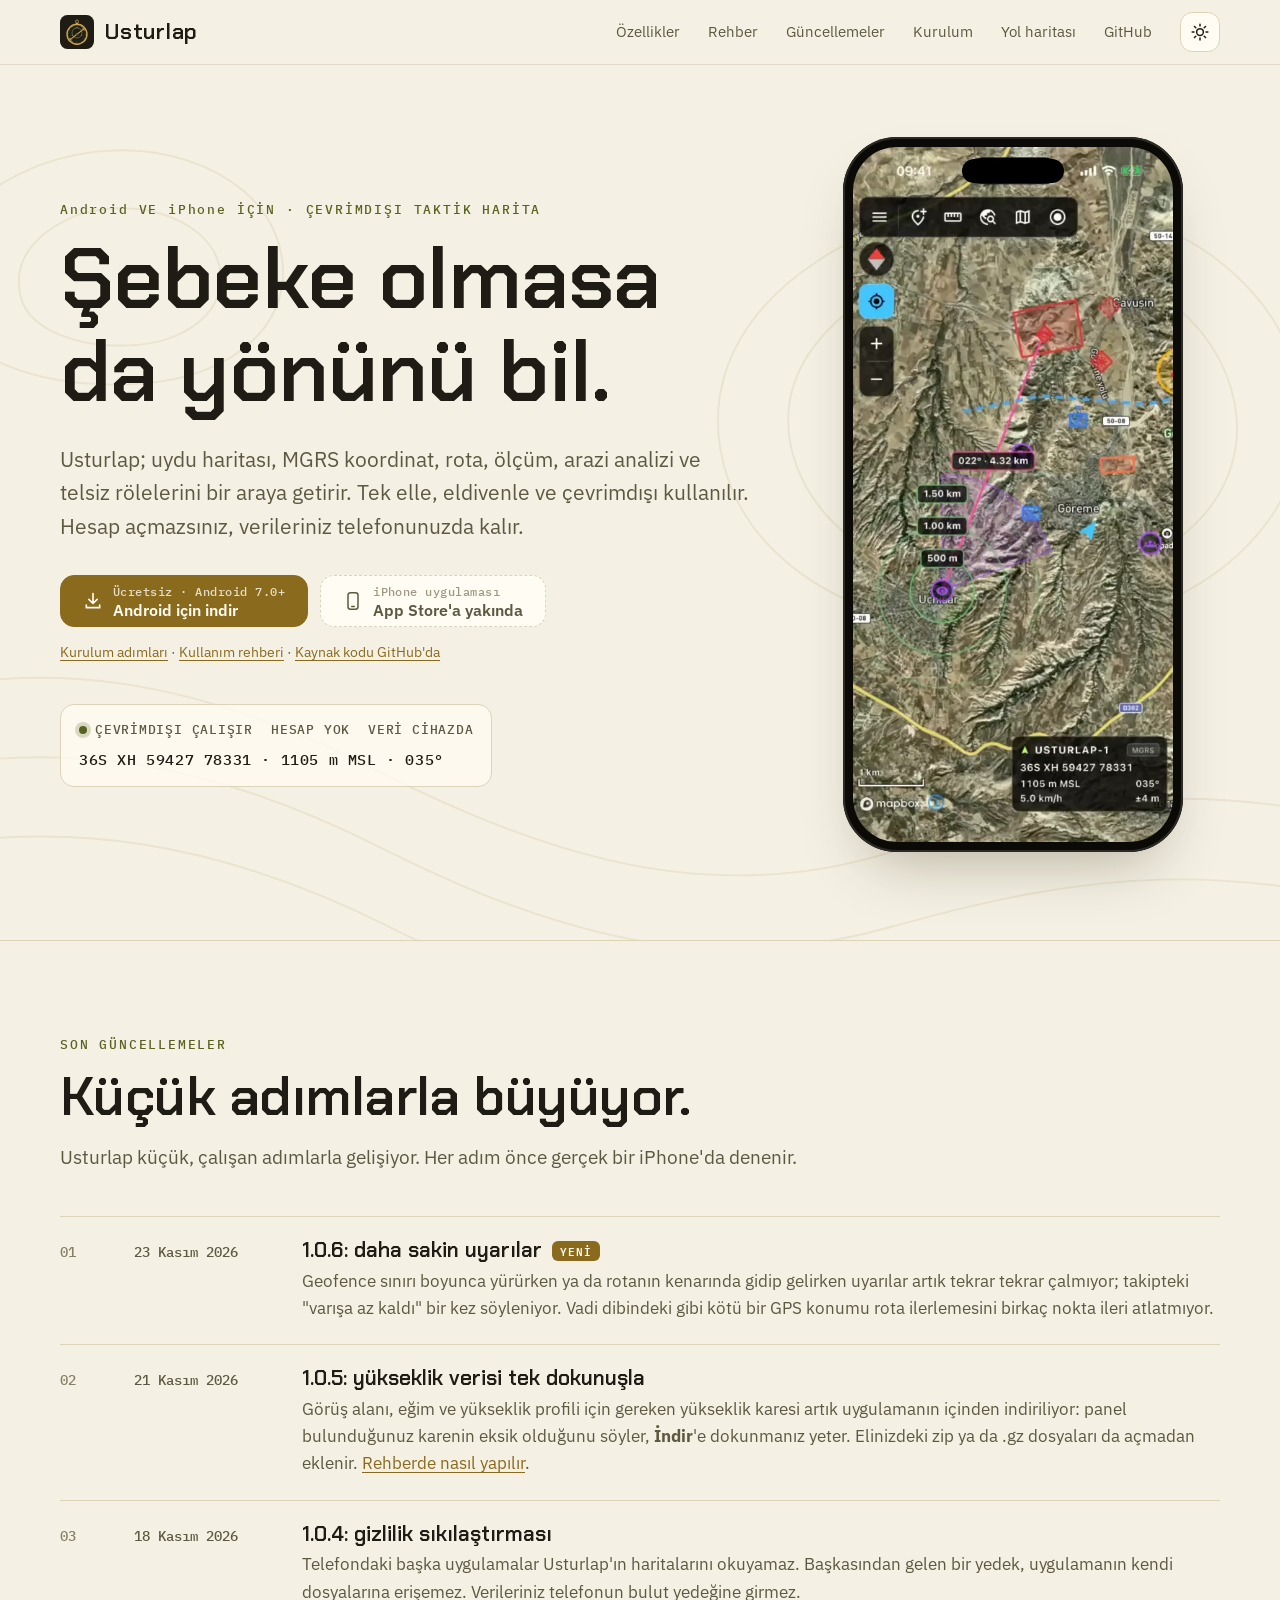
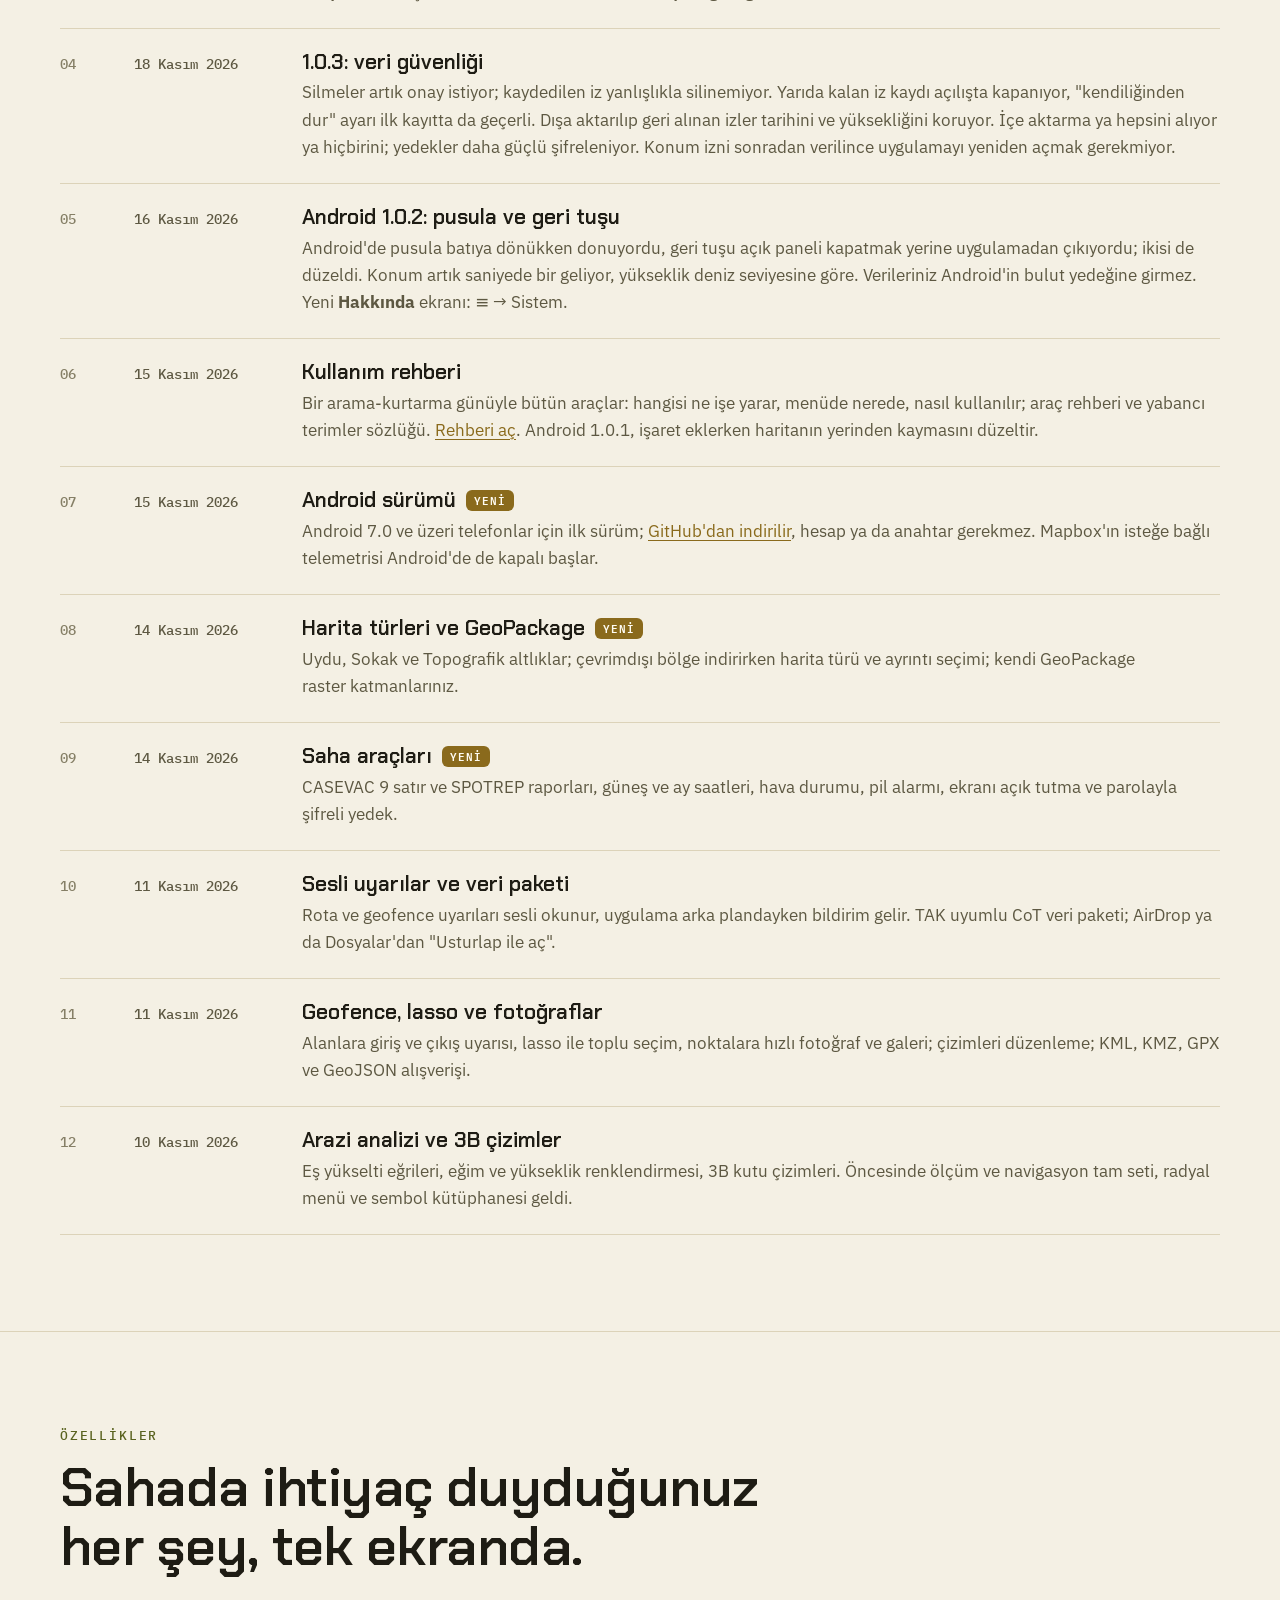
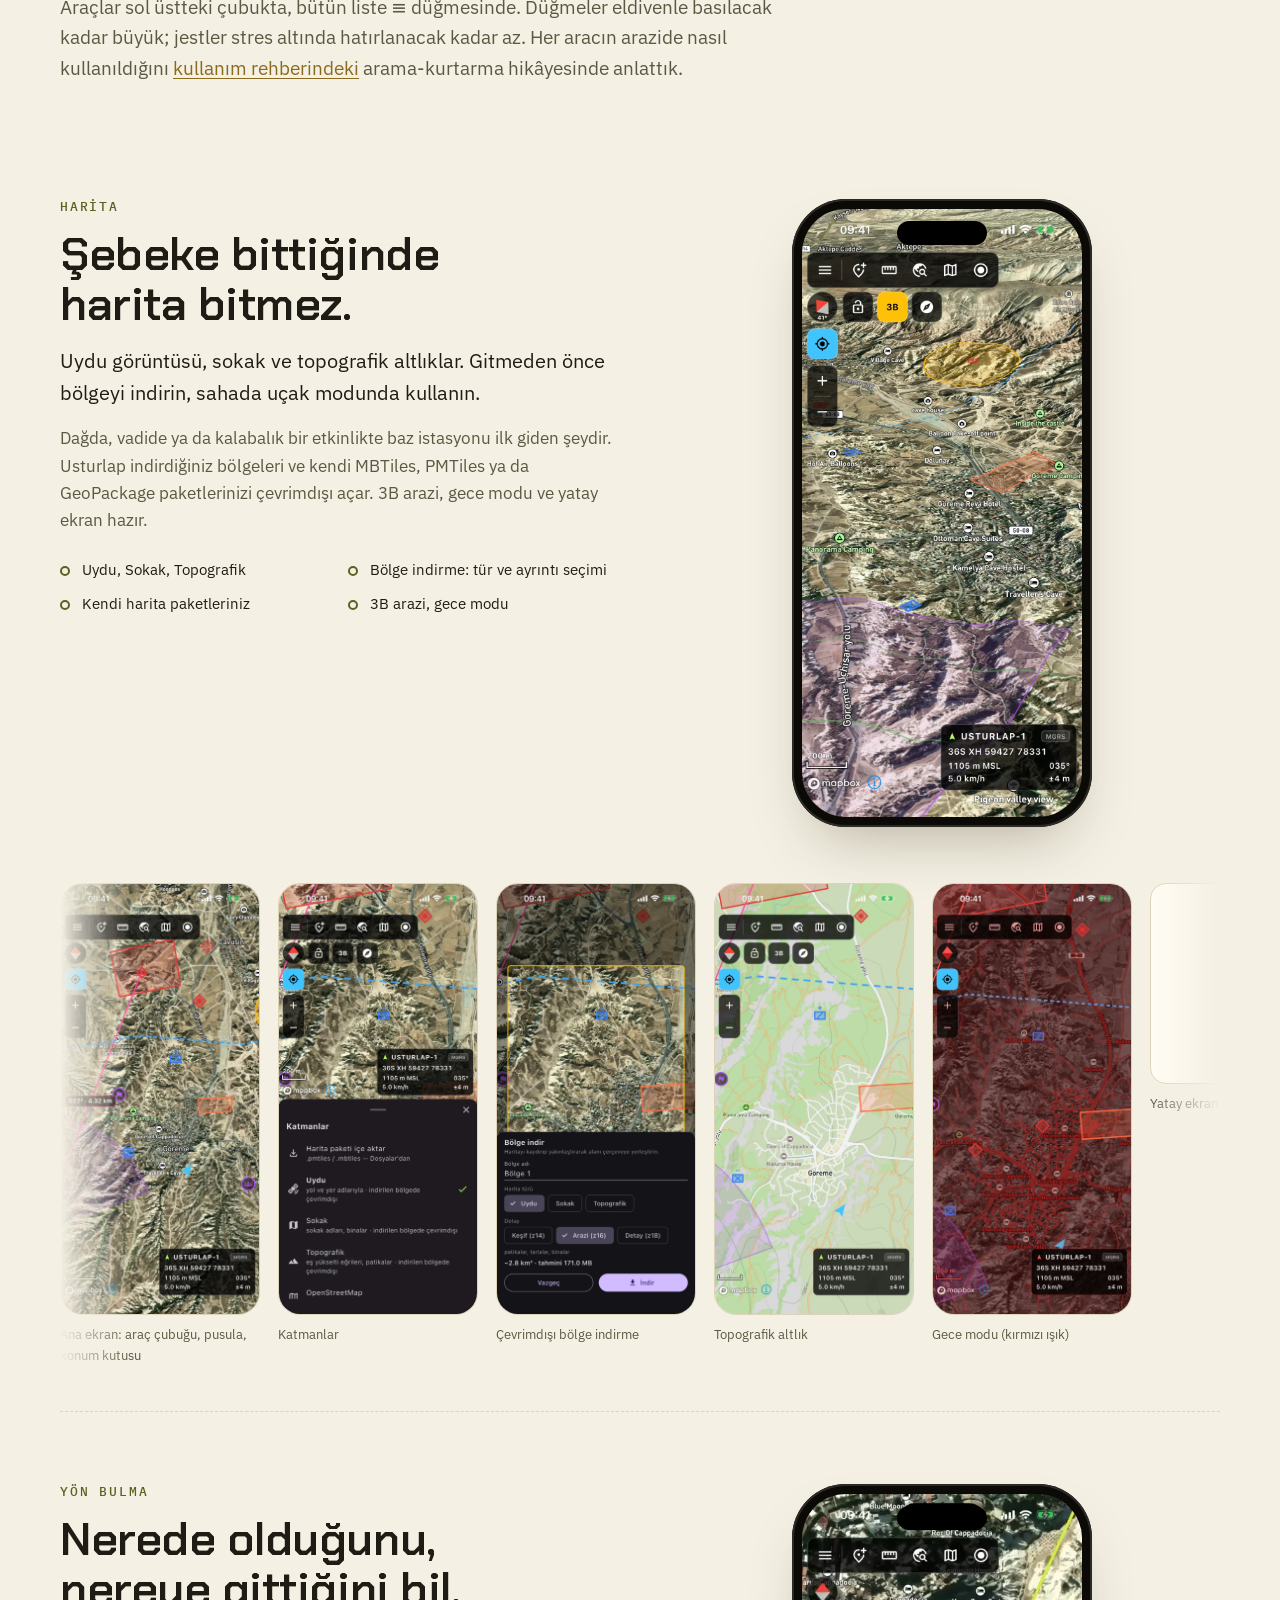
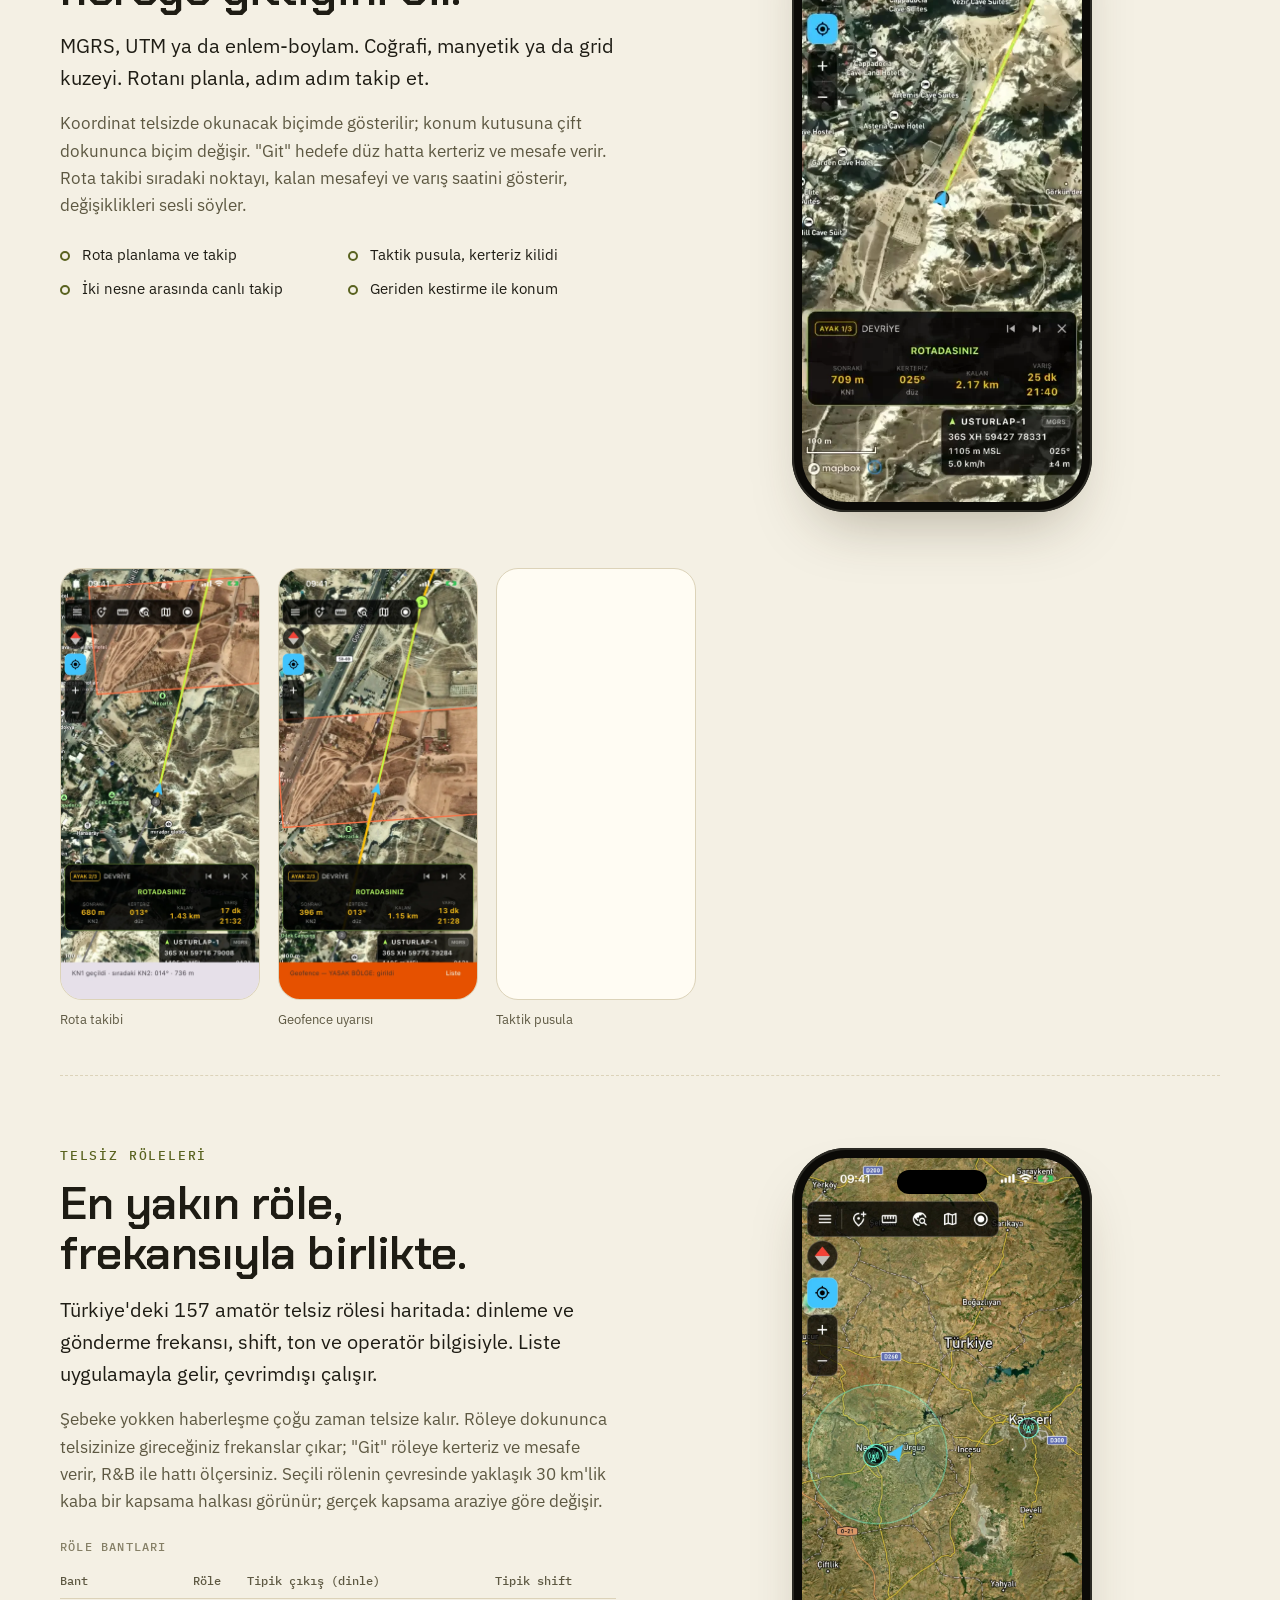
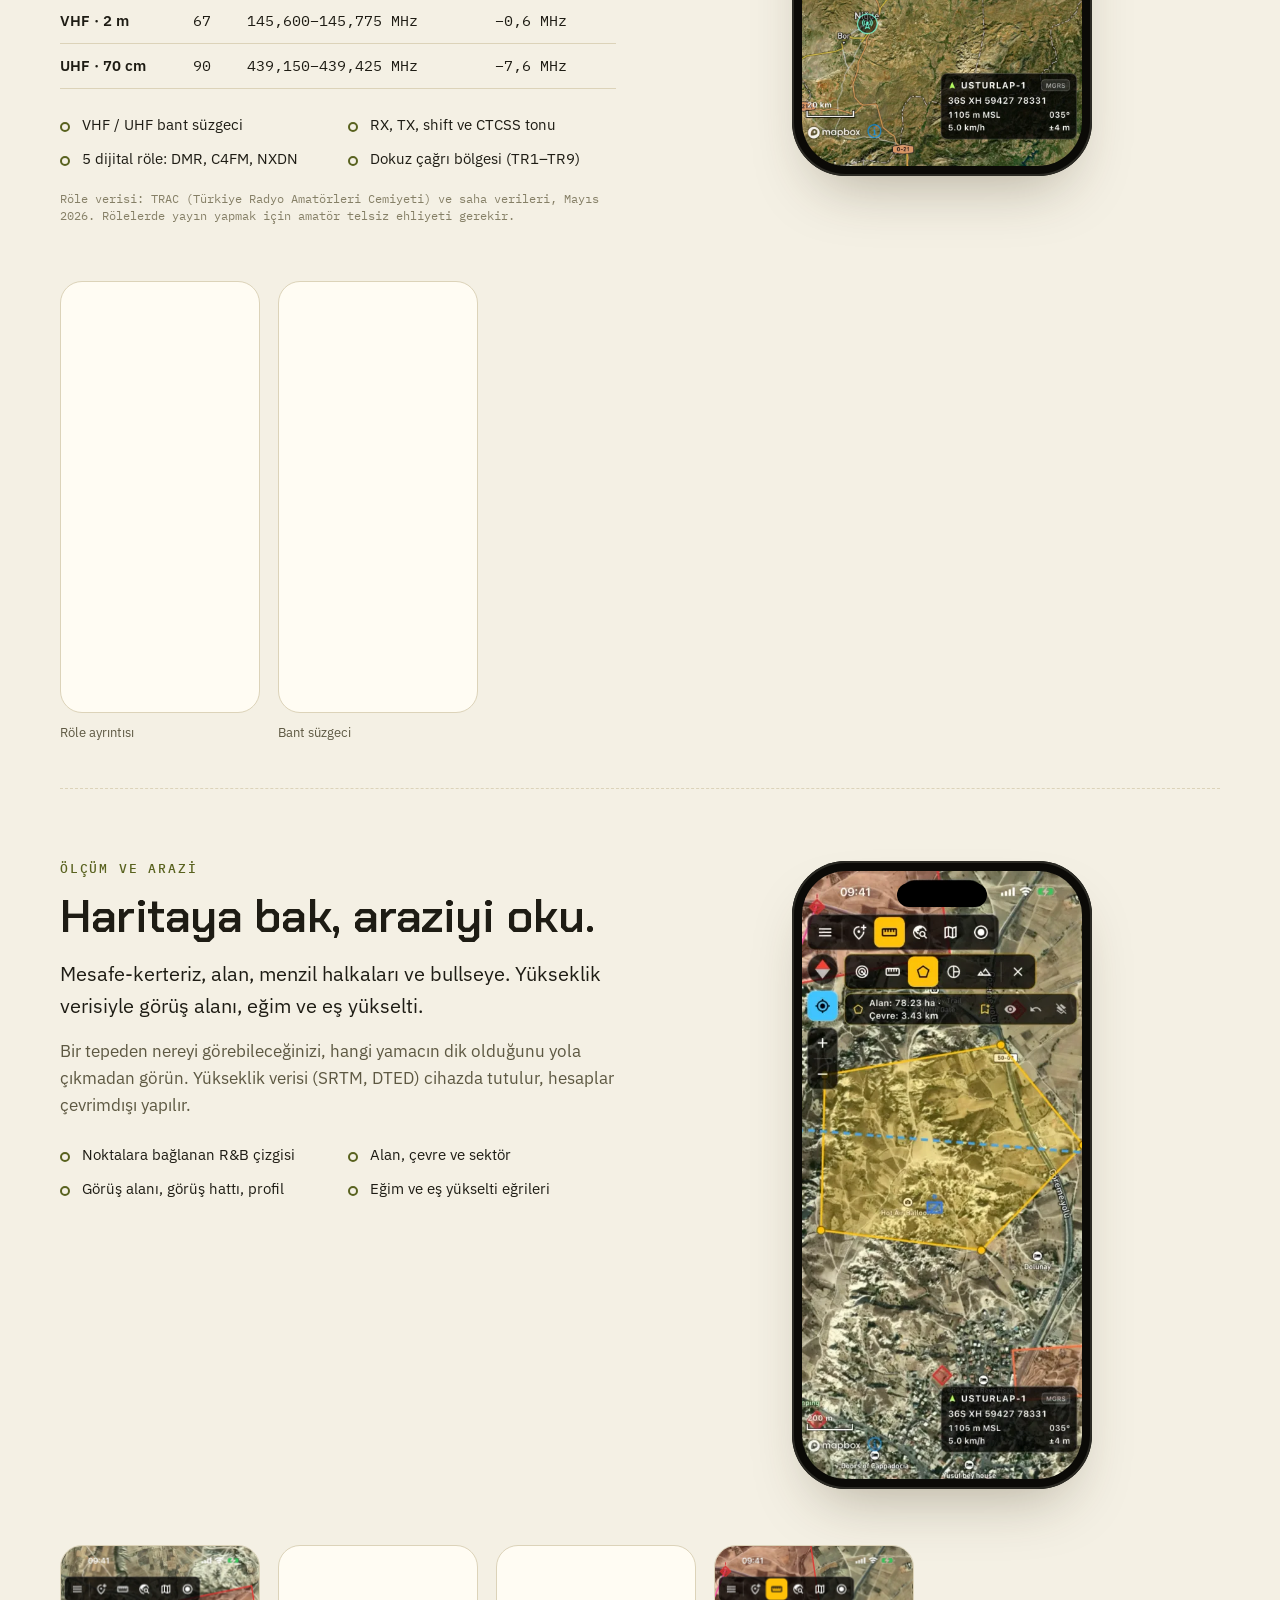
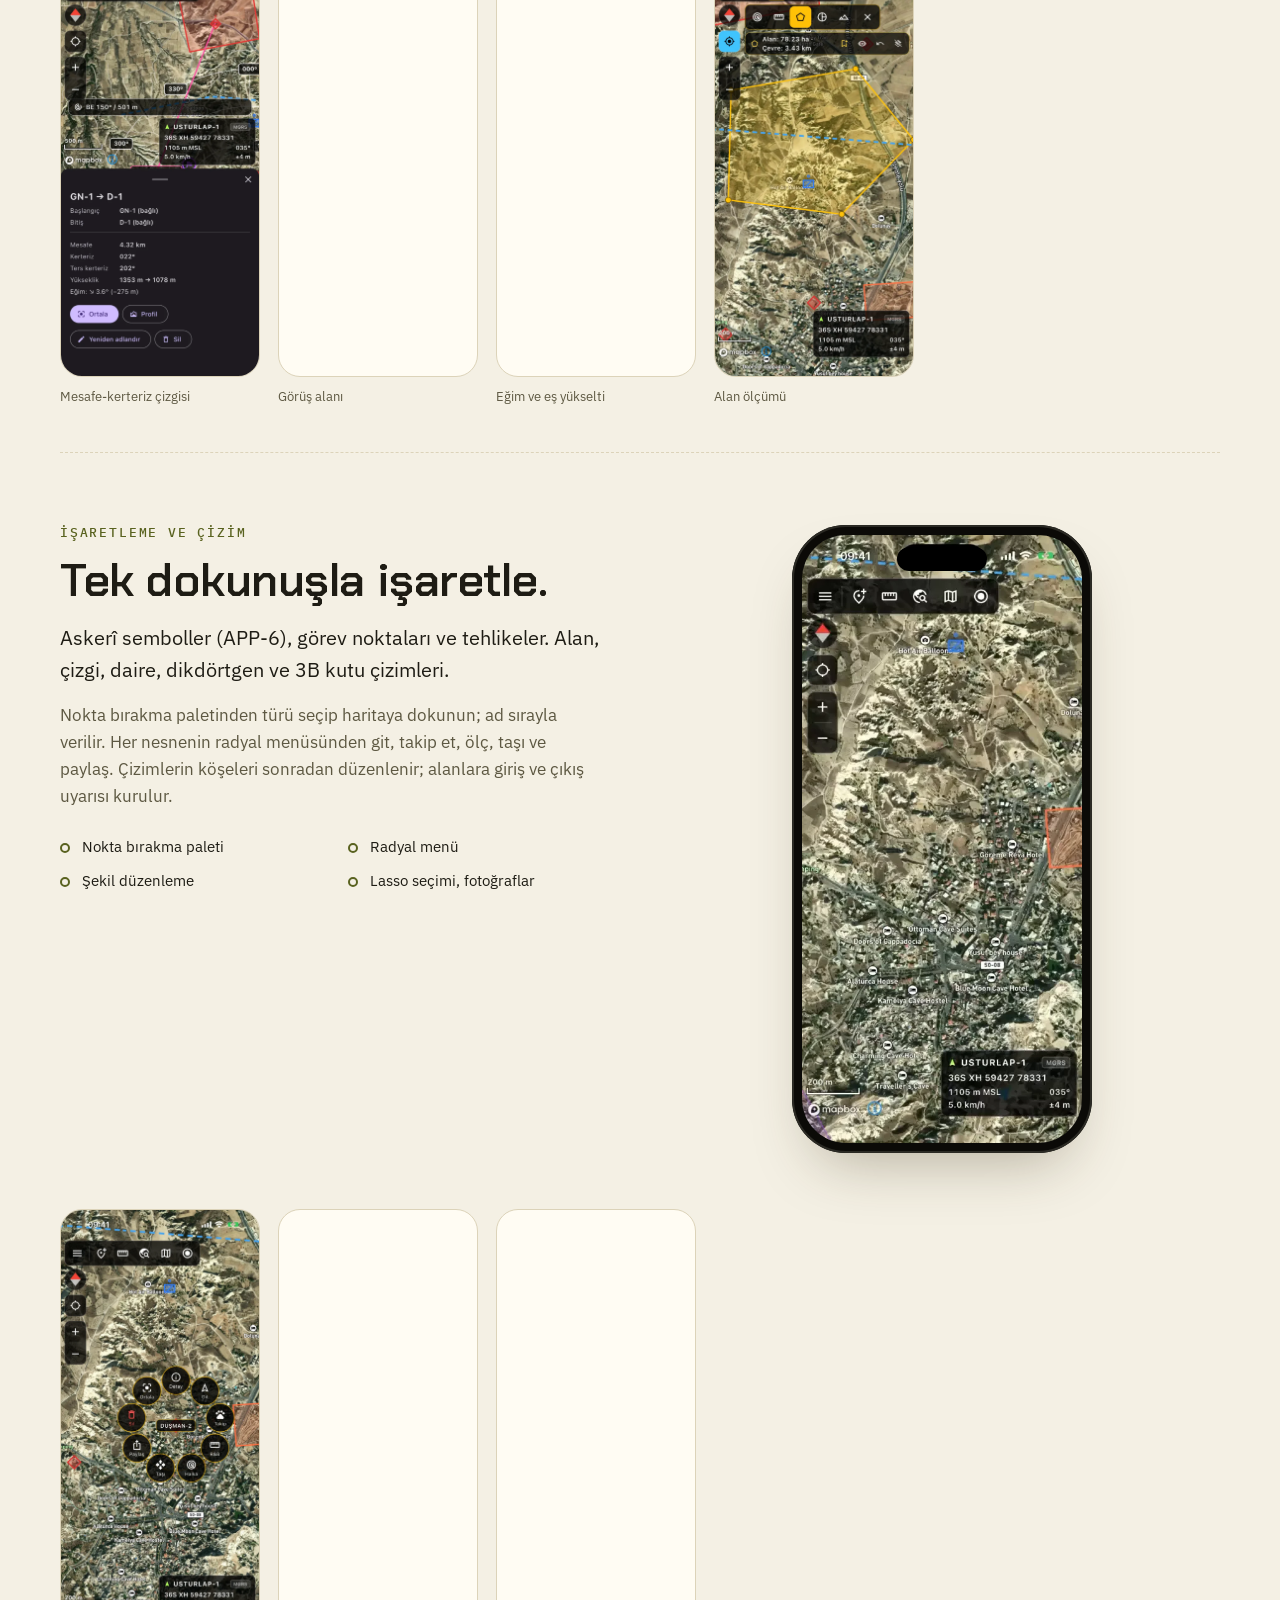
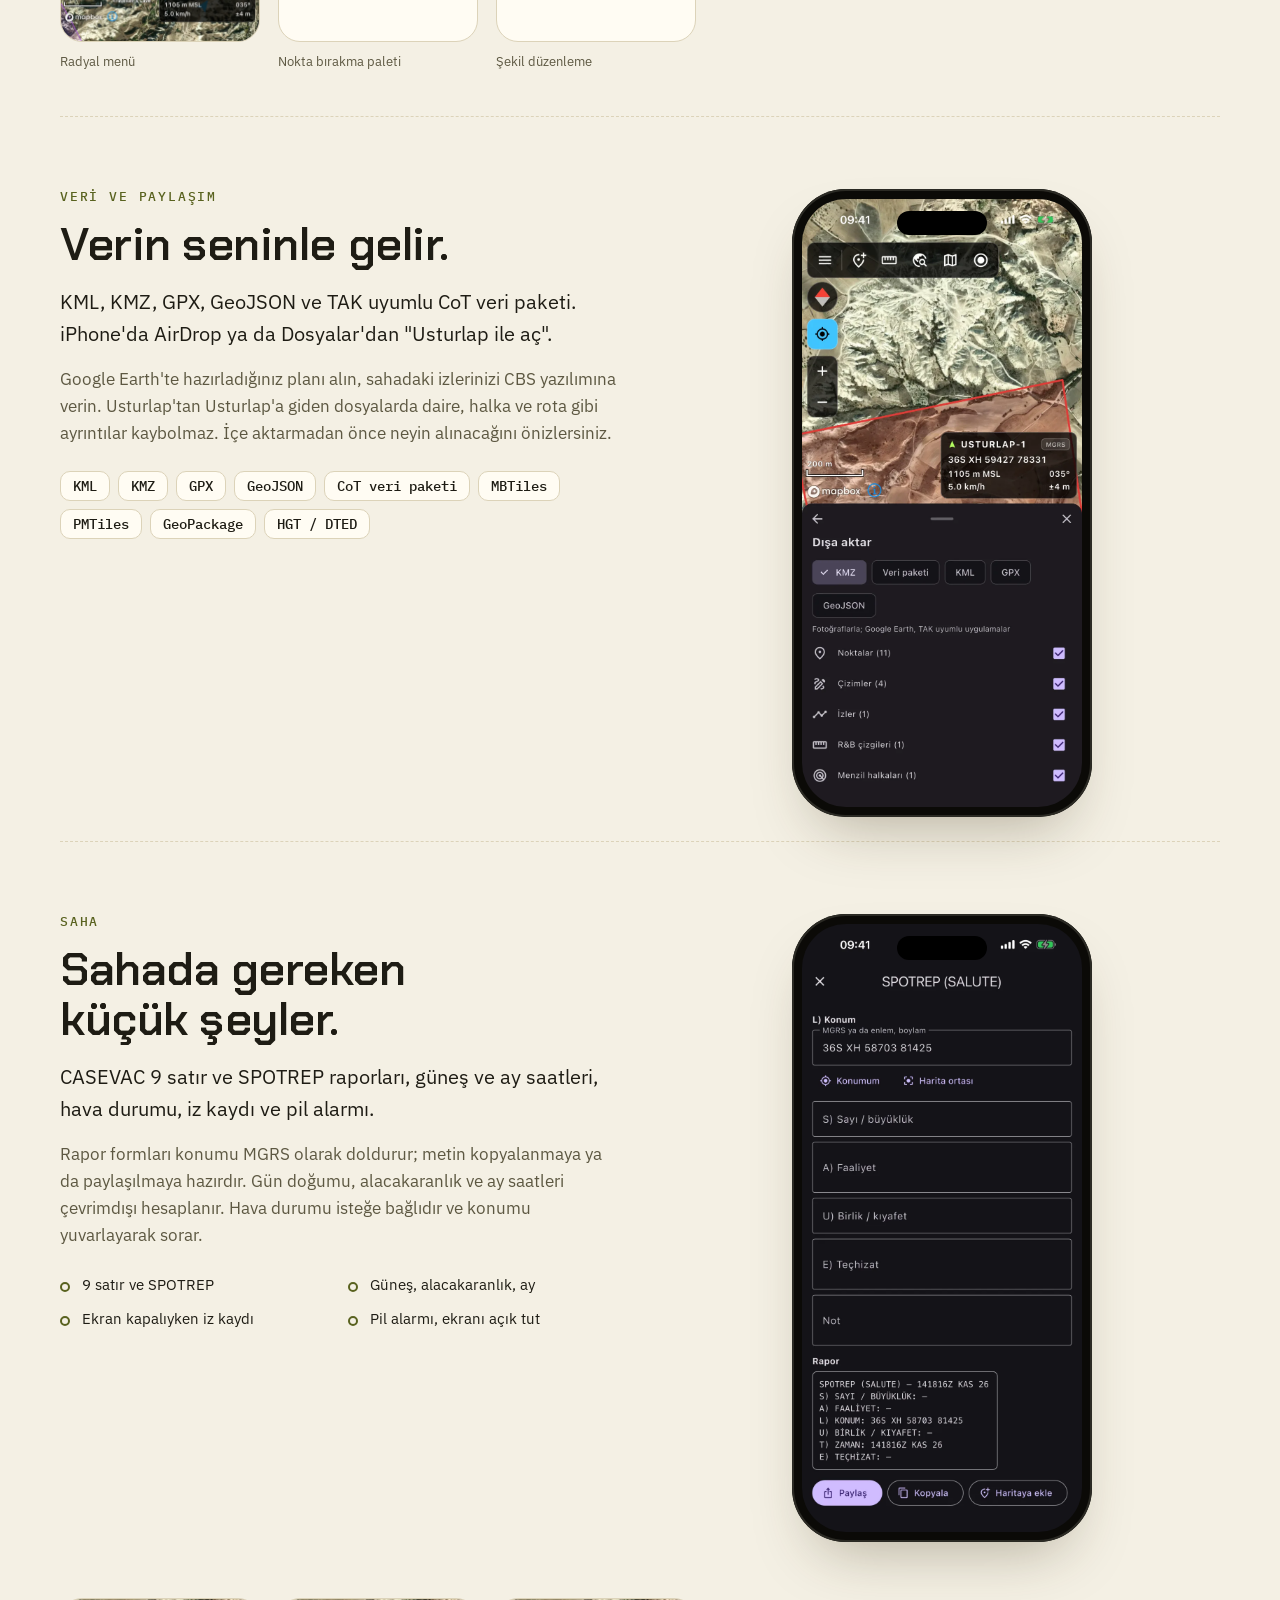
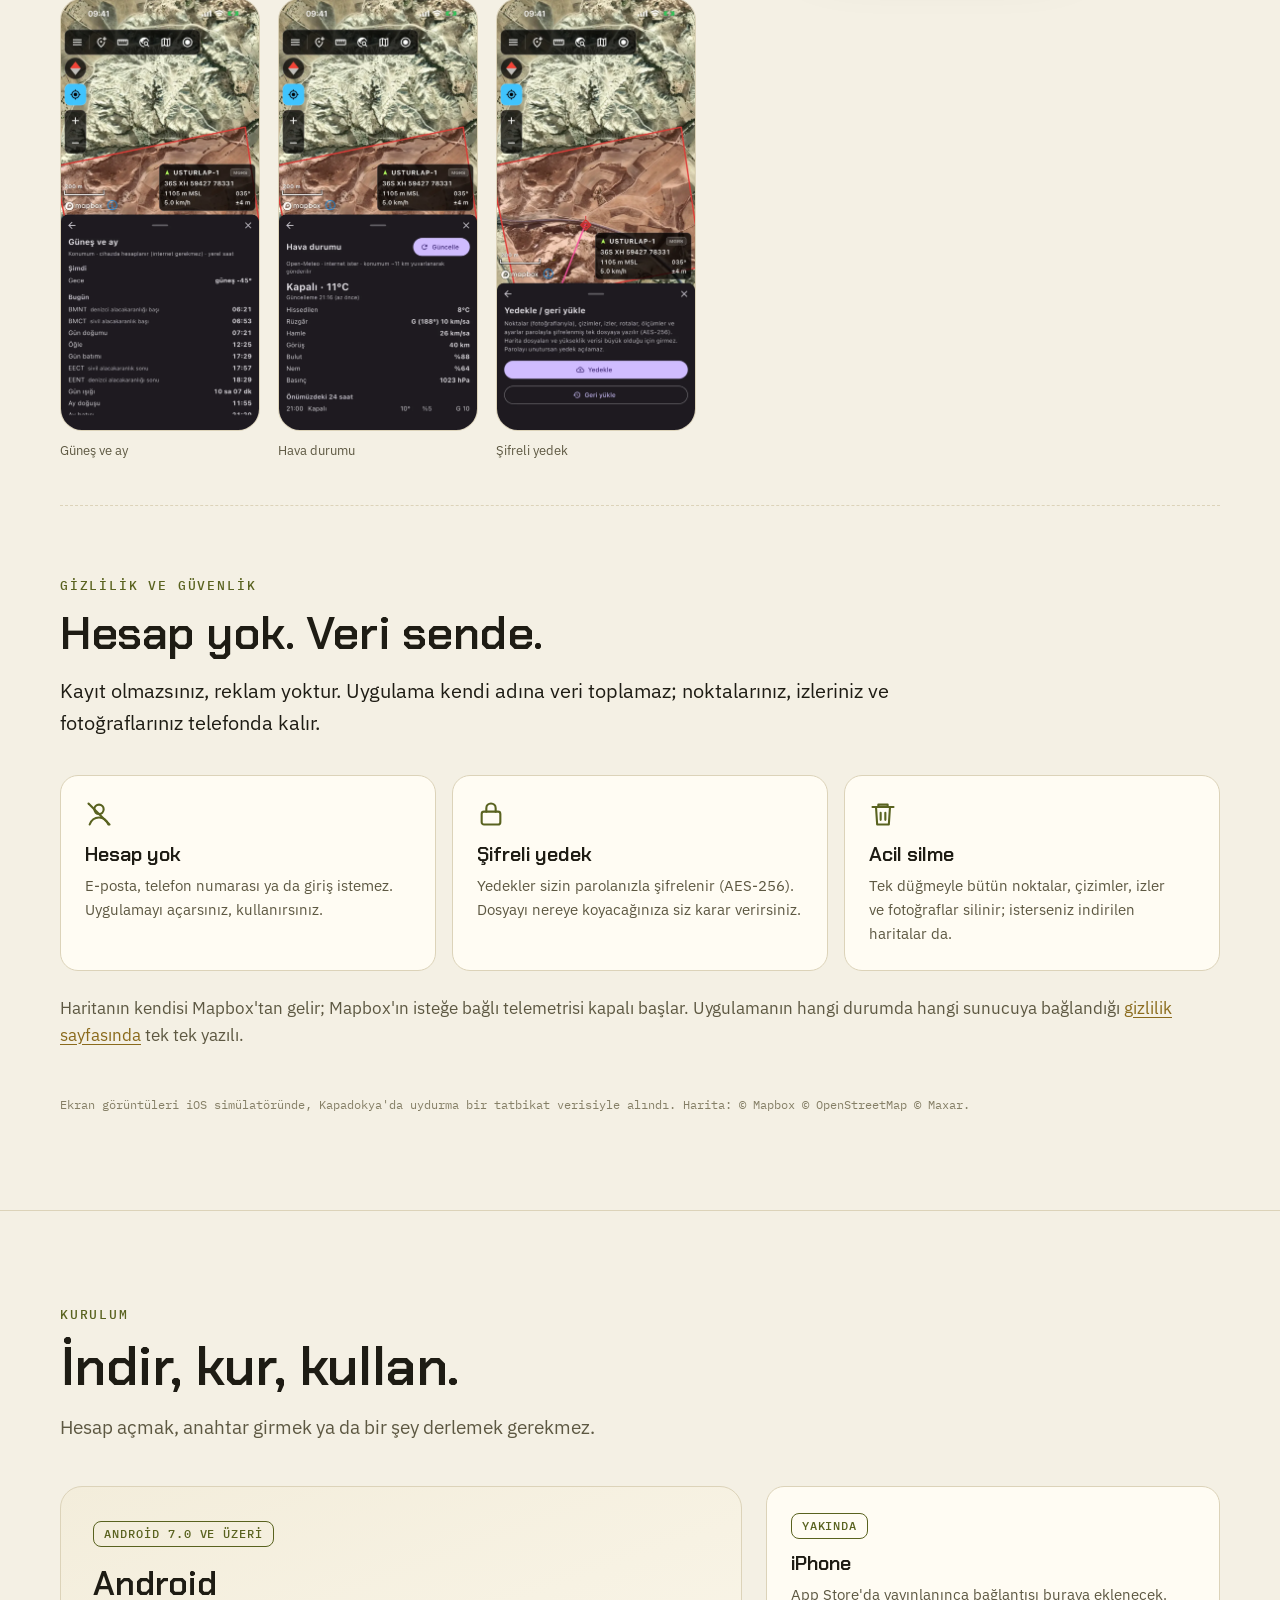
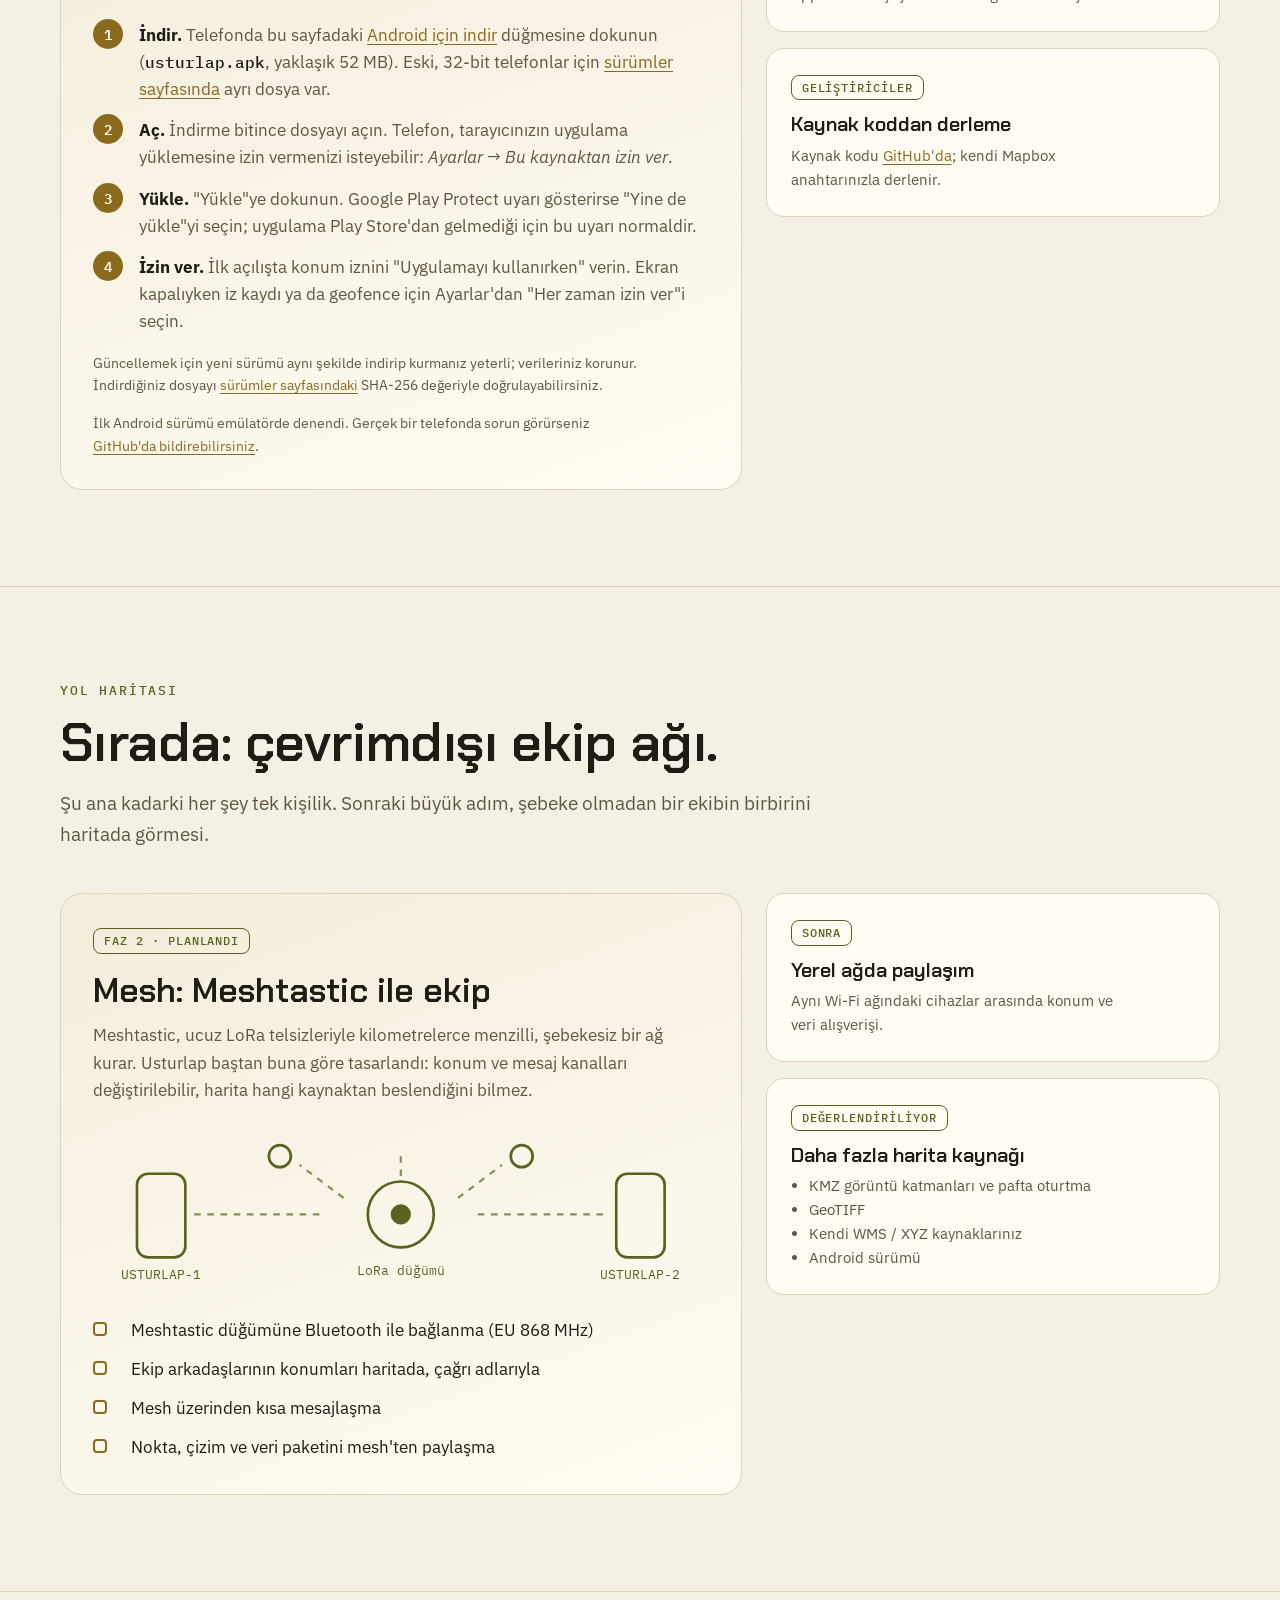
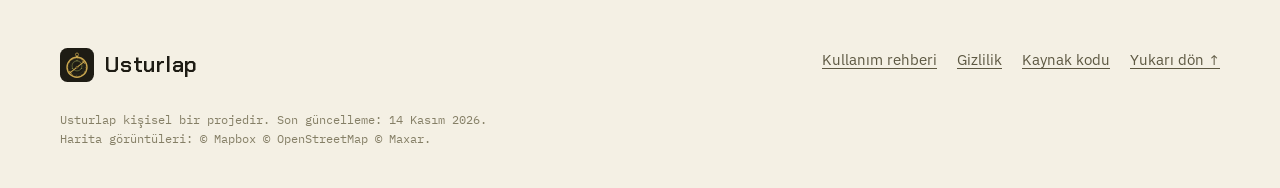
<file: website/index.html>
<!doctype html>
<html lang="tr">
<head>
<meta charset="utf-8">
<meta name="viewport" content="width=device-width, initial-scale=1, viewport-fit=cover">
<title>Usturlap: çevrimdışı taktik harita</title>
<meta name="description" content="Usturlap; uydu haritası, MGRS koordinat, rota, ölçüm, arazi analizi ve telsiz rölelerini çevrimdışı, tek elle kullanmanız için yapılmış bir iPhone uygulaması. Hesap yok, veri cihazda.">
<meta name="theme-color" content="#12110c">
<meta property="og:type" content="website">
<meta property="og:locale" content="tr_TR">
<meta property="og:title" content="Usturlap: çevrimdışı taktik harita">
<meta property="og:description" content="Uydu haritası, MGRS, rota, ölçüm, arazi analizi ve telsiz röleleri. Çevrimdışı, tek elle. Hesap yok, veri cihazda.">
<meta property="og:image" content="https://aoyilmaz.github.io/usturlap/assets/img/og.jpg">
<meta property="og:url" content="https://aoyilmaz.github.io/usturlap/">
<meta name="twitter:card" content="summary_large_image">
<link rel="icon" href="assets/img/logo.svg" type="image/svg+xml">
<link rel="apple-touch-icon" href="assets/img/apple-touch-icon.png">
<link rel="preconnect" href="https://fonts.googleapis.com">
<link rel="preconnect" href="https://fonts.gstatic.com" crossorigin>
<link rel="stylesheet" href="https://fonts.googleapis.com/css2?family=Chakra+Petch:wght@500;600&family=IBM+Plex+Mono:wght@400;500;600&family=IBM+Plex+Sans:wght@400;500;600&display=swap">
<link rel="stylesheet" href="assets/css/site.css">
<script>try{var t=localStorage.getItem("usturlap-tema");if(t)document.documentElement.dataset.theme=t}catch(e){}</script>
</head>
<body>
<a class="skip" href="#icerik">İçeriğe geç</a>

<header class="site-head">
  <div class="wrap">
    <a class="brand" href="./" aria-label="Usturlap ana sayfa">
      <img src="assets/img/logo.svg" alt="" width="34" height="34">
      Usturlap
    </a>
    <nav class="site-nav" aria-label="Ana menü">
      <a href="#ozellikler">Özellikler</a>
      <a href="rehber.html">Rehber</a>
      <a href="#guncellemeler">Güncellemeler</a>
      <a href="#kurulum">Kurulum</a>
      <a href="#yol-haritasi">Yol haritası</a>
      <a class="nav-gh" href="https://github.com/aoyilmaz/usturlap">GitHub</a>
    </nav>
    <button class="theme-btn" type="button" aria-label="Temayı değiştir">
      <svg class="moon" viewBox="0 0 24 24" fill="none" stroke="currentColor" stroke-width="2" stroke-linecap="round" stroke-linejoin="round" aria-hidden="true"><path d="M21 12.8A9 9 0 1 1 11.2 3a7 7 0 0 0 9.8 9.8z"/></svg>
      <svg class="sun" viewBox="0 0 24 24" fill="none" stroke="currentColor" stroke-width="2" stroke-linecap="round" aria-hidden="true"><circle cx="12" cy="12" r="4.5"/><path d="M12 1.5v2.5M12 20v2.5M1.5 12H4M20 12h2.5M4.6 4.6l1.8 1.8M17.6 17.6l1.8 1.8M4.6 19.4l1.8-1.8M17.6 6.4l1.8-1.8"/></svg>
    </button>
  </div>
</header>

<main id="icerik">

<section class="hero" aria-labelledby="baslik">
  <svg class="contours" viewBox="0 0 1200 700" preserveAspectRatio="xMidYMid slice" fill="none" stroke="currentColor" stroke-width="1.5" aria-hidden="true">
    <path d="M820 120c120-40 260 10 300 110s-40 200-170 220-250-30-280-120 30-170 150-210z"/>
    <path d="M840 160c90-30 200 10 230 90s-30 150-130 165-190-25-215-95 25-130 115-160z"/>
    <path d="M865 200c60-20 140 8 160 62s-22 105-92 115-130-18-148-66 18-90 80-111z"/>
    <path d="M895 240c35-10 80 6 92 36s-12 60-52 66-75-10-85-38 10-52 45-64z"/>
    <path d="M-40 520c160-60 300-20 420 40s260 120 420 70 260-60 440-10"/>
    <path d="M-40 580c170-55 310-15 430 45s250 110 410 65 270-55 440-5"/>
    <path d="M-40 640c180-50 320-10 440 50s240 100 400 60 280-50 440 0"/>
    <path d="M120 80c80-30 170 0 190 60s-30 110-110 115-150-20-160-70 20-80 80-105z"/>
    <path d="M150 120c45-15 100 2 112 36s-18 64-64 68-88-12-94-40 12-50 46-64z"/>
  </svg>
  <div class="wrap">
    <div>
      <p class="eyebrow"><span class="nocase" lang="en">Android</span> ve <span class="nocase" lang="en">iPhone</span> için · çevrimdışı taktik harita</p>
      <h1 id="baslik">Şebeke olmasa da yönünü bil.</h1>
      <p class="lead">Usturlap; uydu haritası, MGRS koordinat, rota, ölçüm, arazi analizi ve telsiz rölelerini bir araya getirir. Tek elle, eldivenle ve çevrimdışı kullanılır. Hesap açmazsınız, verileriniz telefonunuzda kalır.</p>
      <div class="cta">
        <a class="btn btn-primary" href="https://github.com/aoyilmaz/usturlap/releases/latest/download/usturlap.apk">
          <svg viewBox="0 0 24 24" fill="none" stroke="currentColor" stroke-width="2" stroke-linecap="round" stroke-linejoin="round" aria-hidden="true"><path d="M12 3v12M7 10l5 5 5-5"/><path d="M4 17v3h16v-3"/></svg>
          <span class="lbl"><small>Ücretsiz · Android 7.0+</small>Android için indir</span>
        </a>
        <span class="btn btn-soon" aria-disabled="true">
          <svg viewBox="0 0 24 24" fill="none" stroke="currentColor" stroke-width="1.8" stroke-linecap="round" stroke-linejoin="round" aria-hidden="true"><rect x="6" y="2" width="12" height="20" rx="3"/><path d="M10.5 18.5h3"/></svg>
          <span class="lbl"><small>iPhone uygulaması</small>App Store'a yakında</span>
        </span>
      </div>
      <p class="cta-note"><a href="#kurulum">Kurulum adımları</a> · <a href="rehber.html">Kullanım rehberi</a> · <a href="https://github.com/aoyilmaz/usturlap">Kaynak kodu GitHub'da</a></p>
      <div class="status" aria-label="Durum">
        <div class="status-row">
          <span><i class="dot" aria-hidden="true"></i>ÇEVRİMDIŞI ÇALIŞIR</span>
          <span>HESAP YOK</span>
          <span>VERİ CİHAZDA</span>
        </div>
        <div class="status-coord">36S XH 59427 78331 · 1105 m MSL · 035°</div>
      </div>
    </div>
    <div class="phone">
      <video src="assets/video/tur.mp4" poster="assets/video/tur.webp" autoplay muted loop playsinline preload="metadata" data-auto aria-label="Kısa tur: harita Uçhisar'dan Göreme'ye yaklaşıyor, 3B arazi açılıyor ve kamera dönüyor."></video>
    </div>
  </div>
</section>

<section class="section" id="guncellemeler" aria-labelledby="g-baslik">
  <div class="wrap">
    <div class="section-head">
      <p class="eyebrow">Son güncellemeler</p>
      <h2 id="g-baslik">Küçük adımlarla büyüyor.</h2>
      <p>Usturlap küçük, çalışan adımlarla gelişiyor. Her adım önce gerçek bir iPhone'da denenir.</p>
    </div>
    <ol class="updates">
      <li>
        <time datetime="2026-11-23">23 Kasım 2026</time>
        <div>
          <h3>1.0.6: daha sakin uyarılar <span class="badge">YENİ</span></h3>
          <p>Geofence sınırı boyunca yürürken ya da rotanın kenarında gidip gelirken uyarılar artık tekrar tekrar çalmıyor; takipteki "varışa az kaldı" bir kez söyleniyor. Vadi dibindeki gibi kötü bir GPS konumu rota ilerlemesini birkaç nokta ileri atlatmıyor.</p>
        </div>
      </li>
      <li>
        <time datetime="2026-11-21">21 Kasım 2026</time>
        <div>
          <h3>1.0.5: yükseklik verisi tek dokunuşla</h3>
          <p>Görüş alanı, eğim ve yükseklik profili için gereken yükseklik karesi artık uygulamanın içinden indiriliyor: panel bulunduğunuz karenin eksik olduğunu söyler, <b>İndir</b>'e dokunmanız yeter. Elinizdeki zip ya da .gz dosyaları da açmadan eklenir. <a href="rehber.html#yukseklik">Rehberde nasıl yapılır</a>.</p>
        </div>
      </li>
      <li>
        <time datetime="2026-11-18">18 Kasım 2026</time>
        <div>
          <h3>1.0.4: gizlilik sıkılaştırması</h3>
          <p>Telefondaki başka uygulamalar Usturlap'ın haritalarını okuyamaz. Başkasından gelen bir yedek, uygulamanın kendi dosyalarına erişemez. Verileriniz telefonun bulut yedeğine girmez.</p>
        </div>
      </li>
      <li>
        <time datetime="2026-11-18">18 Kasım 2026</time>
        <div>
          <h3>1.0.3: veri güvenliği</h3>
          <p>Silmeler artık onay istiyor; kaydedilen iz yanlışlıkla silinemiyor. Yarıda kalan iz kaydı açılışta kapanıyor, "kendiliğinden dur" ayarı ilk kayıtta da geçerli. Dışa aktarılıp geri alınan izler tarihini ve yüksekliğini koruyor. İçe aktarma ya hepsini alıyor ya hiçbirini; yedekler daha güçlü şifreleniyor. Konum izni sonradan verilince uygulamayı yeniden açmak gerekmiyor.</p>
        </div>
      </li>
      <li>
        <time datetime="2026-11-16">16 Kasım 2026</time>
        <div>
          <h3>Android 1.0.2: pusula ve geri tuşu</h3>
          <p>Android'de pusula batıya dönükken donuyordu, geri tuşu açık paneli kapatmak yerine uygulamadan çıkıyordu; ikisi de düzeldi. Konum artık saniyede bir geliyor, yükseklik deniz seviyesine göre. Verileriniz Android'in bulut yedeğine girmez. Yeni <b>Hakkında</b> ekranı: ≡ → Sistem.</p>
        </div>
      </li>
      <li>
        <time datetime="2026-11-15">15 Kasım 2026</time>
        <div>
          <h3>Kullanım rehberi</h3>
          <p>Bir arama-kurtarma günüyle bütün araçlar: hangisi ne işe yarar, menüde nerede, nasıl kullanılır; araç rehberi ve yabancı terimler sözlüğü. <a href="rehber.html">Rehberi aç</a>. Android 1.0.1, işaret eklerken haritanın yerinden kaymasını düzeltir.</p>
        </div>
      </li>
      <li>
        <time datetime="2026-11-15">15 Kasım 2026</time>
        <div>
          <h3>Android sürümü <span class="badge">YENİ</span></h3>
          <p>Android 7.0 ve üzeri telefonlar için ilk sürüm; <a href="#kurulum">GitHub'dan indirilir</a>, hesap ya da anahtar gerekmez. Mapbox'ın isteğe bağlı telemetrisi Android'de de kapalı başlar.</p>
        </div>
      </li>
      <li>
        <time datetime="2026-11-14">14 Kasım 2026</time>
        <div>
          <h3>Harita türleri ve GeoPackage <span class="badge">YENİ</span></h3>
          <p>Uydu, Sokak ve Topografik altlıklar; çevrimdışı bölge indirirken harita türü ve ayrıntı seçimi; kendi GeoPackage raster katmanlarınız.</p>
        </div>
      </li>
      <li>
        <time datetime="2026-11-14">14 Kasım 2026</time>
        <div>
          <h3>Saha araçları <span class="badge">YENİ</span></h3>
          <p>CASEVAC 9 satır ve SPOTREP raporları, güneş ve ay saatleri, hava durumu, pil alarmı, ekranı açık tutma ve parolayla şifreli yedek.</p>
        </div>
      </li>
      <li>
        <time datetime="2026-11-11">11 Kasım 2026</time>
        <div>
          <h3>Sesli uyarılar ve veri paketi</h3>
          <p>Rota ve geofence uyarıları sesli okunur, uygulama arka plandayken bildirim gelir. TAK uyumlu CoT veri paketi; AirDrop ya da Dosyalar'dan "Usturlap ile aç".</p>
        </div>
      </li>
      <li>
        <time datetime="2026-11-11">11 Kasım 2026</time>
        <div>
          <h3>Geofence, lasso ve fotoğraflar</h3>
          <p>Alanlara giriş ve çıkış uyarısı, lasso ile toplu seçim, noktalara hızlı fotoğraf ve galeri; çizimleri düzenleme; KML, KMZ, GPX ve GeoJSON alışverişi.</p>
        </div>
      </li>
      <li>
        <time datetime="2026-11-10">10 Kasım 2026</time>
        <div>
          <h3>Arazi analizi ve 3B çizimler</h3>
          <p>Eş yükselti eğrileri, eğim ve yükseklik renklendirmesi, 3B kutu çizimleri. Öncesinde ölçüm ve navigasyon tam seti, radyal menü ve sembol kütüphanesi geldi.</p>
        </div>
      </li>
    </ol>
  </div>
</section>

<section class="section" id="ozellikler" aria-labelledby="o-baslik">
  <div class="wrap">
    <div class="section-head">
      <p class="eyebrow">Özellikler</p>
      <h2 id="o-baslik">Sahada ihtiyaç duyduğunuz her şey, tek ekranda.</h2>
      <p>Araçlar sol üstteki çubukta, bütün liste ≡ düğmesinde. Düğmeler eldivenle basılacak kadar büyük; jestler stres altında hatırlanacak kadar az. Her aracın arazide nasıl kullanıldığını <a href="rehber.html">kullanım rehberindeki</a> arama-kurtarma hikâyesinde anlattık.</p>
    </div>

    <!-- 1. Harita -->
    <article class="feature" aria-labelledby="f1">
      <div class="feature-grid">
        <div>
          <p class="eyebrow">Harita</p>
          <h2 id="f1">Şebeke bittiğinde harita bitmez.</h2>
          <p class="one">Uydu görüntüsü, sokak ve topografik altlıklar. Gitmeden önce bölgeyi indirin, sahada uçak modunda kullanın.</p>
          <p class="why">Dağda, vadide ya da kalabalık bir etkinlikte baz istasyonu ilk giden şeydir. Usturlap indirdiğiniz bölgeleri ve kendi MBTiles, PMTiles ya da GeoPackage paketlerinizi çevrimdışı açar. 3B arazi, gece modu ve yatay ekran hazır.</p>
          <ul class="ticks">
            <li>Uydu, Sokak, Topografik</li>
            <li>Bölge indirme: tür ve ayrıntı seçimi</li>
            <li>Kendi harita paketleriniz</li>
            <li>3B arazi, gece modu</li>
          </ul>
        </div>
        <div class="feature-media">
          <div class="phone"><img src="assets/shots/3b-arazi.webp" width="800" height="1739" loading="lazy" decoding="async" alt="Göreme üzerinde 3B arazi: eğik uydu görüntüsünde vadiler, çizimler ve konum kutusu."></div>
        </div>
      </div>
      <div class="strip" role="region" aria-label="Harita ekran görüntüleri" tabindex="0">
        <div class="strip-track">
          <figure class="shot"><img src="assets/shots/ana-ekran.webp" width="800" height="1739" loading="lazy" decoding="async" alt="Ana ekran: Kapadokya uydu haritasında semboller, menzil halkaları, ölçüm çizgisi ve sağ altta MGRS konum kutusu."><figcaption>Ana ekran: araç çubuğu, pusula, konum kutusu</figcaption></figure>
          <figure class="shot"><img src="assets/shots/katmanlar.webp" width="800" height="1739" loading="lazy" decoding="async" alt="Katmanlar paneli: Uydu, Sokak, Topografik ve OpenStreetMap seçenekleri."><figcaption>Katmanlar</figcaption></figure>
          <figure class="shot"><img src="assets/shots/cevrimdisi.webp" width="800" height="1739" loading="lazy" decoding="async" alt="Bölge indir paneli: haritada çerçeve, harita türü ve ayrıntı seçimi, tahmini boyut."><figcaption>Çevrimdışı bölge indirme</figcaption></figure>
          <figure class="shot"><img src="assets/shots/topografik.webp" width="800" height="1739" loading="lazy" decoding="async" alt="Topografik altlıkta Göreme: patikalar ve yerleşim."><figcaption>Topografik altlık</figcaption></figure>
          <figure class="shot"><img src="assets/shots/gece.webp" width="800" height="1739" loading="lazy" decoding="async" alt="Gece modu: harita ve arayüz kırmızı tonlarda."><figcaption>Gece modu (kırmızı ışık)</figcaption></figure>
          <figure class="shot wide"><img src="assets/shots/yatay.webp" width="800" height="369" loading="lazy" decoding="async" alt="Yatay ekranda harita: araç çubuğu solda, konum kutusu sağda."><figcaption>Yatay ekran</figcaption></figure>
        </div>
      </div>
    </article>

    <!-- 2. Navigasyon -->
    <article class="feature" aria-labelledby="f2">
      <div class="feature-grid">
        <div>
          <p class="eyebrow">Yön bulma</p>
          <h2 id="f2">Nerede olduğunu, nereye gittiğini bil.</h2>
          <p class="one">MGRS, UTM ya da enlem-boylam. Coğrafi, manyetik ya da grid kuzeyi. Rotanı planla, adım adım takip et.</p>
          <p class="why">Koordinat telsizde okunacak biçimde gösterilir; konum kutusuna çift dokununca biçim değişir. "Git" hedefe düz hatta kerteriz ve mesafe verir. Rota takibi sıradaki noktayı, kalan mesafeyi ve varış saatini gösterir, değişiklikleri sesli söyler.</p>
          <ul class="ticks">
            <li>Rota planlama ve takip</li>
            <li>Taktik pusula, kerteriz kilidi</li>
            <li>İki nesne arasında canlı takip</li>
            <li>Geriden kestirme ile konum</li>
          </ul>
        </div>
        <div class="feature-media">
          <div class="phone"><video src="assets/video/rota.mp4" poster="assets/video/rota.webp" muted loop playsinline preload="none" data-auto aria-label="Rota takibi: konum devriye rotasında ilerliyor, alttaki şerit sıradaki noktayı ve kalan mesafeyi gösteriyor."></video></div>
        </div>
      </div>
      <div class="strip" role="region" aria-label="Navigasyon ekran görüntüleri" tabindex="0">
        <div class="strip-track">
          <figure class="shot"><img src="assets/shots/rota.webp" width="800" height="1739" loading="lazy" decoding="async" alt="Rota takibi şeridi: ayak 2/3, sıradaki noktaya mesafe ve kerteriz, kalan mesafe ve varış saati."><figcaption>Rota takibi</figcaption></figure>
          <figure class="shot"><img src="assets/shots/geofence.webp" width="800" height="1739" loading="lazy" decoding="async" alt="Geofence uyarısı: YASAK BÖLGE alanına girildi bildirimi."><figcaption>Geofence uyarısı</figcaption></figure>
          <figure class="shot"><img src="assets/shots/taktik-pusula.webp" width="800" height="1739" loading="lazy" decoding="async" alt="Taktik pusula: büyük pusula gülü, 035° ve ters kerteriz 215°."><figcaption>Taktik pusula</figcaption></figure>
        </div>
      </div>
    </article>

    <!-- 3. Telsiz röleleri -->
    <article class="feature" aria-labelledby="f-role">
      <div class="feature-grid">
        <div>
          <p class="eyebrow">Telsiz röleleri</p>
          <h2 id="f-role">En yakın röle, frekansıyla birlikte.</h2>
          <p class="one">Türkiye'deki 157 amatör telsiz rölesi haritada: dinleme ve gönderme frekansı, shift, ton ve operatör bilgisiyle. Liste uygulamayla gelir, çevrimdışı çalışır.</p>
          <p class="why">Şebeke yokken haberleşme çoğu zaman telsize kalır. Röleye dokununca telsizinize gireceğiniz frekanslar çıkar; "Git" röleye kerteriz ve mesafe verir, R&amp;B ile hattı ölçersiniz. Seçili rölenin çevresinde yaklaşık 30 km'lik kaba bir kapsama halkası görünür; gerçek kapsama araziye göre değişir.</p>
          <div class="table-scroll">
            <table class="bands">
              <caption>Röle bantları</caption>
              <thead>
                <tr><th scope="col">Bant</th><th scope="col">Röle</th><th scope="col">Tipik çıkış (dinle)</th><th scope="col">Tipik shift</th></tr>
              </thead>
              <tbody>
                <tr><th scope="row">VHF · 2 m</th><td>67</td><td>145,600–145,775 MHz</td><td>−0,6 MHz</td></tr>
                <tr><th scope="row">UHF · 70 cm</th><td>90</td><td>439,150–439,425 MHz</td><td>−7,6 MHz</td></tr>
              </tbody>
            </table>
          </div>
          <ul class="ticks">
            <li>VHF / UHF bant süzgeci</li>
            <li>RX, TX, shift ve CTCSS tonu</li>
            <li>5 dijital röle: DMR, C4FM, NXDN</li>
            <li>Dokuz çağrı bölgesi (TR1–TR9)</li>
          </ul>
          <p class="credit" style="margin-top: 20px">Röle verisi: TRAC (Türkiye Radyo Amatörleri Cemiyeti) ve saha verileri, Mayıs 2026. Rölelerde yayın yapmak için amatör telsiz ehliyeti gerekir.</p>
        </div>
        <div class="feature-media">
          <div class="phone"><img src="assets/shots/roleler.webp" width="800" height="1739" loading="lazy" decoding="async" alt="Kapadokya çevresinde telsiz röleleri: anten simgeleri ve seçili Nevşehir rölesinin çevresinde yaklaşık 30 km'lik kapsama halkası."></div>
        </div>
      </div>
      <div class="strip" role="region" aria-label="Telsiz rölesi ekran görüntüleri" tabindex="0">
        <div class="strip-track">
          <figure class="shot"><img src="assets/shots/role-detay.webp" width="800" height="1739" loading="lazy" decoding="async" alt="Röle ayrıntısı: Nevşehir Kahveci Dağı; RX 145,600 MHz, TX 145,000 MHz, shift −0,6 MHz, VHF analog, operatör, bölge ve koordinat; Ortala ve Git düğmeleri."><figcaption>Röle ayrıntısı</figcaption></figure>
          <figure class="shot"><img src="assets/shots/role-ayar.webp" width="800" height="1739" loading="lazy" decoding="async" alt="Ayarlar: Telsiz röleleri anahtarı ve Tümü, VHF, UHF bant seçimi."><figcaption>Bant süzgeci</figcaption></figure>
        </div>
      </div>
    </article>

    <!-- 3. Ölçüm ve arazi -->
    <article class="feature" aria-labelledby="f3">
      <div class="feature-grid">
        <div>
          <p class="eyebrow">Ölçüm ve arazi</p>
          <h2 id="f3">Haritaya bak, araziyi oku.</h2>
          <p class="one">Mesafe-kerteriz, alan, menzil halkaları ve bullseye. Yükseklik verisiyle görüş alanı, eğim ve eş yükselti.</p>
          <p class="why">Bir tepeden nereyi görebileceğinizi, hangi yamacın dik olduğunu yola çıkmadan görün. Yükseklik verisi (SRTM, DTED) cihazda tutulur, hesaplar çevrimdışı yapılır.</p>
          <ul class="ticks">
            <li>Noktalara bağlanan R&amp;B çizgisi</li>
            <li>Alan, çevre ve sektör</li>
            <li>Görüş alanı, görüş hattı, profil</li>
            <li>Eğim ve eş yükselti eğrileri</li>
          </ul>
        </div>
        <div class="feature-media">
          <div class="phone"><video src="assets/video/cizim.mp4" poster="assets/video/cizim.webp" muted loop playsinline preload="none" data-auto aria-label="Alan ölçümü: haritaya dokundukça köşeler ekleniyor, alan ve çevre güncelleniyor."></video></div>
        </div>
      </div>
      <div class="strip" role="region" aria-label="Ölçüm ekran görüntüleri" tabindex="0">
        <div class="strip-track">
          <figure class="shot"><img src="assets/shots/olcum.webp" width="800" height="1739" loading="lazy" decoding="async" alt="Ölçüm çizgisi ayrıntısı: GN-1'den D-1'e 4,32 km, kerteriz 022°, yükseklik farkı ve eğim."><figcaption>Mesafe-kerteriz çizgisi</figcaption></figure>
          <figure class="shot"><img src="assets/shots/gorus-alani.webp" width="800" height="1739" loading="lazy" decoding="async" alt="Görüş alanı: Uçhisar'daki gözetleme noktasından görülen yerler yeşil, görülmeyenler kırmızı."><figcaption>Görüş alanı</figcaption></figure>
          <figure class="shot"><img src="assets/shots/arazi.webp" width="800" height="1739" loading="lazy" decoding="async" alt="Arazi analizi: eğim renklendirmesi ve eş yükselti eğrileri."><figcaption>Eğim ve eş yükselti</figcaption></figure>
          <figure class="shot"><img src="assets/shots/olcum-alan.webp" width="800" height="1739" loading="lazy" decoding="async" alt="Alan ölçümü: 78,23 hektar, çevre 3,43 km."><figcaption>Alan ölçümü</figcaption></figure>
        </div>
      </div>
    </article>

    <!-- 4. İşaretleme ve çizim -->
    <article class="feature" aria-labelledby="f4">
      <div class="feature-grid">
        <div>
          <p class="eyebrow">İşaretleme ve çizim</p>
          <h2 id="f4">Tek dokunuşla işaretle.</h2>
          <p class="one">Askerî semboller (APP-6), görev noktaları ve tehlikeler. Alan, çizgi, daire, dikdörtgen ve 3B kutu çizimleri.</p>
          <p class="why">Nokta bırakma paletinden türü seçip haritaya dokunun; ad sırayla verilir. Her nesnenin radyal menüsünden git, takip et, ölç, taşı ve paylaş. Çizimlerin köşeleri sonradan düzenlenir; alanlara giriş ve çıkış uyarısı kurulur.</p>
          <ul class="ticks">
            <li>Nokta bırakma paleti</li>
            <li>Radyal menü</li>
            <li>Şekil düzenleme</li>
            <li>Lasso seçimi, fotoğraflar</li>
          </ul>
        </div>
        <div class="feature-media">
          <div class="phone"><video src="assets/video/nokta.mp4" poster="assets/video/nokta.webp" muted loop playsinline preload="none" data-auto aria-label="Nokta bırakma: palet açılıyor, haritaya iki nokta bırakılıyor, birinin radyal menüsü açılıyor."></video></div>
        </div>
      </div>
      <div class="strip" role="region" aria-label="İşaretleme ekran görüntüleri" tabindex="0">
        <div class="strip-track">
          <figure class="shot"><img src="assets/shots/radyal.webp" width="800" height="1739" loading="lazy" decoding="async" alt="Radyal menü: Detay, Git, Takip, R&amp;B, Halka, Taşı, Paylaş, Sil düğmeleri."><figcaption>Radyal menü</figcaption></figure>
          <figure class="shot"><img src="assets/shots/nokta-paleti.webp" width="800" height="1739" loading="lazy" decoding="async" alt="Nokta bırakma paleti: Sadakat, Görev ve Tehlike sekmeleri, görev noktası sembolleri."><figcaption>Nokta bırakma paleti</figcaption></figure>
          <figure class="shot"><img src="assets/shots/sekil-duzenleme.webp" width="800" height="1739" loading="lazy" decoding="async" alt="Şekil düzenleme: HEDEF BÖLGE alanının köşe ve orta tutamakları."><figcaption>Şekil düzenleme</figcaption></figure>
        </div>
      </div>
    </article>

    <!-- 5. Veri ve paylaşım -->
    <article class="feature" aria-labelledby="f5">
      <div class="feature-grid">
        <div>
          <p class="eyebrow">Veri ve paylaşım</p>
          <h2 id="f5">Verin seninle gelir.</h2>
          <p class="one">KML, KMZ, GPX, GeoJSON ve TAK uyumlu CoT veri paketi. iPhone'da AirDrop ya da Dosyalar'dan "Usturlap ile aç".</p>
          <p class="why">Google Earth'te hazırladığınız planı alın, sahadaki izlerinizi CBS yazılımına verin. Usturlap'tan Usturlap'a giden dosyalarda daire, halka ve rota gibi ayrıntılar kaybolmaz. İçe aktarmadan önce neyin alınacağını önizlersiniz.</p>
          <div class="chips" aria-label="Desteklenen biçimler">
            <span>KML</span><span>KMZ</span><span>GPX</span><span>GeoJSON</span><span>CoT veri paketi</span><span>MBTiles</span><span>PMTiles</span><span>GeoPackage</span><span>HGT / DTED</span>
          </div>
        </div>
        <div class="feature-media">
          <div class="phone"><img src="assets/shots/disa-aktar.webp" width="800" height="1739" loading="lazy" decoding="async" alt="Dışa aktar paneli: KMZ, veri paketi, KML, GPX, GeoJSON; noktalar, çizimler, izler ve ölçümler seçili."></div>
        </div>
      </div>
    </article>

    <!-- 6. Saha -->
    <article class="feature" aria-labelledby="f6">
      <div class="feature-grid">
        <div>
          <p class="eyebrow">Saha</p>
          <h2 id="f6">Sahada gereken küçük şeyler.</h2>
          <p class="one">CASEVAC 9 satır ve SPOTREP raporları, güneş ve ay saatleri, hava durumu, iz kaydı ve pil alarmı.</p>
          <p class="why">Rapor formları konumu MGRS olarak doldurur; metin kopyalanmaya ya da paylaşılmaya hazırdır. Gün doğumu, alacakaranlık ve ay saatleri çevrimdışı hesaplanır. Hava durumu isteğe bağlıdır ve konumu yuvarlayarak sorar.</p>
          <ul class="ticks">
            <li>9 satır ve SPOTREP</li>
            <li>Güneş, alacakaranlık, ay</li>
            <li>Ekran kapalıyken iz kaydı</li>
            <li>Pil alarmı, ekranı açık tut</li>
          </ul>
        </div>
        <div class="feature-media">
          <div class="phone"><img src="assets/shots/rapor.webp" width="800" height="1739" loading="lazy" decoding="async" alt="SPOTREP (SALUTE) formu: konum MGRS, alanlar ve hazır rapor metni; Paylaş, Kopyala, Haritaya ekle."></div>
        </div>
      </div>
      <div class="strip" role="region" aria-label="Saha ekran görüntüleri" tabindex="0">
        <div class="strip-track">
          <figure class="shot"><img src="assets/shots/gunes-ay.webp" width="800" height="1739" loading="lazy" decoding="async" alt="Güneş ve ay paneli: alacakaranlık başlangıçları, gün doğumu, öğle, gün batımı, gün ışığı süresi."><figcaption>Güneş ve ay</figcaption></figure>
          <figure class="shot"><img src="assets/shots/hava.webp" width="800" height="1739" loading="lazy" decoding="async" alt="Hava durumu paneli: anlık durum ve sıcaklık; rüzgâr, görüş, bulut, nem, basınç ve 24 saatlik tahmin."><figcaption>Hava durumu</figcaption></figure>
          <figure class="shot"><img src="assets/shots/yedek.webp" width="800" height="1739" loading="lazy" decoding="async" alt="Yedekle / geri yükle paneli: parolayla şifrelenmiş yedek dosyası."><figcaption>Şifreli yedek</figcaption></figure>
        </div>
      </div>
    </article>

    <!-- 7. Gizlilik -->
    <article class="feature" aria-labelledby="f7">
      <p class="eyebrow">Gizlilik ve güvenlik</p>
      <h2 id="f7">Hesap yok. Veri sende.</h2>
      <p class="one" style="max-width: 46em">Kayıt olmazsınız, reklam yoktur. Uygulama kendi adına veri toplamaz; noktalarınız, izleriniz ve fotoğraflarınız telefonda kalır.</p>
      <div class="cards">
        <div class="card">
          <svg viewBox="0 0 24 24" fill="none" stroke="currentColor" stroke-width="1.8" stroke-linecap="round" stroke-linejoin="round" aria-hidden="true"><circle cx="12" cy="8" r="4"/><path d="M4 21c1.5-4 4.5-6 8-6s6.5 2 8 6"/><path d="M3 3l18 18"/></svg>
          <h3>Hesap yok</h3>
          <p>E-posta, telefon numarası ya da giriş istemez. Uygulamayı açarsınız, kullanırsınız.</p>
        </div>
        <div class="card">
          <svg viewBox="0 0 24 24" fill="none" stroke="currentColor" stroke-width="1.8" stroke-linecap="round" stroke-linejoin="round" aria-hidden="true"><rect x="4" y="10" width="16" height="11" rx="2"/><path d="M8 10V7a4 4 0 0 1 8 0v3"/></svg>
          <h3>Şifreli yedek</h3>
          <p>Yedekler sizin parolanızla şifrelenir (AES-256). Dosyayı nereye koyacağınıza siz karar verirsiniz.</p>
        </div>
        <div class="card">
          <svg viewBox="0 0 24 24" fill="none" stroke="currentColor" stroke-width="1.8" stroke-linecap="round" stroke-linejoin="round" aria-hidden="true"><path d="M3 6h18M8 6V4h8v2M6 6l1 15h10l1-15"/><path d="M10 11v6M14 11v6"/></svg>
          <h3>Acil silme</h3>
          <p>Tek düğmeyle bütün noktalar, çizimler, izler ve fotoğraflar silinir; isterseniz indirilen haritalar da.</p>
        </div>
      </div>
      <p class="why" style="margin-top: 24px">Haritanın kendisi Mapbox'tan gelir; Mapbox'ın isteğe bağlı telemetrisi kapalı başlar. Uygulamanın hangi durumda hangi sunucuya bağlandığı <a href="gizlilik.html">gizlilik sayfasında</a> tek tek yazılı.</p>
    </article>

    <p class="credit" style="margin-top: 48px">Ekran görüntüleri iOS simülatöründe, Kapadokya'da uydurma bir tatbikat verisiyle alındı. Harita: © Mapbox © OpenStreetMap © Maxar.</p>
  </div>
</section>

<section class="section" id="kurulum" aria-labelledby="k-baslik">
  <div class="wrap">
    <div class="section-head">
      <p class="eyebrow">Kurulum</p>
      <h2 id="k-baslik">İndir, kur, kullan.</h2>
      <p>Hesap açmak, anahtar girmek ya da bir şey derlemek gerekmez.</p>
    </div>
    <div class="install">
      <div class="install-main">
        <span class="tag">Android 7.0 ve üzeri</span>
        <h3>Android</h3>
        <ol class="steps">
          <li><strong>İndir.</strong> Telefonda bu sayfadaki <a href="https://github.com/aoyilmaz/usturlap/releases/latest/download/usturlap.apk">Android için indir</a> düğmesine dokunun (<code>usturlap.apk</code>, yaklaşık 52 MB). Eski, 32-bit telefonlar için <a href="https://github.com/aoyilmaz/usturlap/releases">sürümler sayfasında</a> ayrı dosya var.</li>
          <li><strong>Aç.</strong> İndirme bitince dosyayı açın. Telefon, tarayıcınızın uygulama yüklemesine izin vermenizi isteyebilir: <em>Ayarlar → Bu kaynaktan izin ver</em>.</li>
          <li><strong>Yükle.</strong> "Yükle"ye dokunun. Google Play Protect uyarı gösterirse "Yine de yükle"yi seçin; uygulama Play Store'dan gelmediği için bu uyarı normaldir.</li>
          <li><strong>İzin ver.</strong> İlk açılışta konum iznini "Uygulamayı kullanırken" verin. Ekran kapalıyken iz kaydı ya da geofence için Ayarlar'dan "Her zaman izin ver"i seçin.</li>
        </ol>
        <p class="note">Güncellemek için yeni sürümü aynı şekilde indirip kurmanız yeterli; verileriniz korunur. İndirdiğiniz dosyayı <a href="https://github.com/aoyilmaz/usturlap/releases">sürümler sayfasındaki</a> SHA-256 değeriyle doğrulayabilirsiniz.</p>
        <p class="note">İlk Android sürümü emülatörde denendi. Gerçek bir telefonda sorun görürseniz <a href="https://github.com/aoyilmaz/usturlap/issues">GitHub'da bildirebilirsiniz</a>.</p>
      </div>
      <div class="install-side">
        <div>
          <span class="tag">Yakında</span>
          <h3>iPhone</h3>
          <p>App Store'da yayınlanınca bağlantısı buraya eklenecek.</p>
        </div>
        <div>
          <span class="tag">Geliştiriciler</span>
          <h3>Kaynak koddan derleme</h3>
          <p>Kaynak kodu <a href="https://github.com/aoyilmaz/usturlap">GitHub'da</a>; kendi Mapbox anahtarınızla derlenir.</p>
        </div>
      </div>
    </div>
  </div>
</section>

<section class="section" id="yol-haritasi" aria-labelledby="y-baslik">
  <div class="wrap">
    <div class="section-head">
      <p class="eyebrow">Yol haritası</p>
      <h2 id="y-baslik">Sırada: çevrimdışı ekip ağı.</h2>
      <p>Şu ana kadarki her şey tek kişilik. Sonraki büyük adım, şebeke olmadan bir ekibin birbirini haritada görmesi.</p>
    </div>
    <div class="road">
      <div class="road-main">
        <span class="tag">Faz 2 · planlandı</span>
        <h3>Mesh: Meshtastic ile ekip</h3>
        <p>Meshtastic, ucuz LoRa telsizleriyle kilometrelerce menzilli, şebekesiz bir ağ kurar. Usturlap baştan buna göre tasarlandı: konum ve mesaj kanalları değiştirilebilir, harita hangi kaynaktan beslendiğini bilmez.</p>
        <svg class="mesh" viewBox="0 0 560 150" fill="none" stroke="currentColor" stroke-width="2" role="img" aria-label="Üç telefon, LoRa düğümleri üzerinden birbirine bağlı.">
          <g stroke-dasharray="6 6" opacity="0.7">
            <path d="M92 75H210M350 75H468M280 40V20"/>
            <path d="M228 60l-40-30M332 60l40-30"/>
          </g>
          <g stroke-width="2.4">
            <rect x="40" y="38" width="44" height="76" rx="10"/>
            <rect x="476" y="38" width="44" height="76" rx="10"/>
            <rect x="258" y="88" width="44" height="56" rx="9" opacity="0"/>
            <circle cx="280" cy="75" r="30"/>
            <circle cx="280" cy="75" r="8" fill="currentColor"/>
            <circle cx="170" cy="22" r="10"/>
            <circle cx="390" cy="22" r="10"/>
          </g>
          <path d="M280 45c-14-14-14-30 0-44M280 45c14-14 14-30 0-44" opacity="0" />
          <g font-family="IBM Plex Mono, monospace" font-size="12" fill="currentColor" stroke="none">
            <text x="62" y="134" text-anchor="middle">USTURLAP-1</text>
            <text x="498" y="134" text-anchor="middle">USTURLAP-2</text>
            <text x="280" y="130" text-anchor="middle">LoRa düğümü</text>
          </g>
        </svg>
        <ul class="road-list">
          <li>Meshtastic düğümüne Bluetooth ile bağlanma (EU 868 MHz)</li>
          <li>Ekip arkadaşlarının konumları haritada, çağrı adlarıyla</li>
          <li>Mesh üzerinden kısa mesajlaşma</li>
          <li>Nokta, çizim ve veri paketini mesh'ten paylaşma</li>
        </ul>
      </div>
      <div class="road-side">
        <div>
          <span class="tag">Sonra</span>
          <h3>Yerel ağda paylaşım</h3>
          <p>Aynı Wi-Fi ağındaki cihazlar arasında konum ve veri alışverişi.</p>
        </div>
        <div>
          <span class="tag">Değerlendiriliyor</span>
          <h3>Daha fazla harita kaynağı</h3>
          <ul>
            <li>KMZ görüntü katmanları ve pafta oturtma</li>
            <li>GeoTIFF</li>
            <li>Kendi WMS / XYZ kaynaklarınız</li>
            <li>Android sürümü</li>
          </ul>
        </div>
      </div>
    </div>
  </div>
</section>

</main>

<footer class="site-foot">
  <div class="wrap">
    <div class="foot-grid">
      <a class="brand" href="./">
        <img src="assets/img/logo.svg" alt="" width="34" height="34">
        Usturlap
      </a>
      <ul class="foot-links">
        <li><a href="rehber.html">Kullanım rehberi</a></li>
        <li><a href="gizlilik.html">Gizlilik</a></li>
        <li><a href="https://github.com/aoyilmaz/usturlap">Kaynak kodu</a></li>
        <li><a href="#baslik">Yukarı dön ↑</a></li>
      </ul>
    </div>
    <p class="foot-note">Usturlap kişisel bir projedir. Son güncelleme: 14 Kasım 2026.<br>Harita görüntüleri: © Mapbox © OpenStreetMap © Maxar.</p>
  </div>
</footer>

<script src="assets/js/site.js" defer></script>
</body>
</html>
</file>
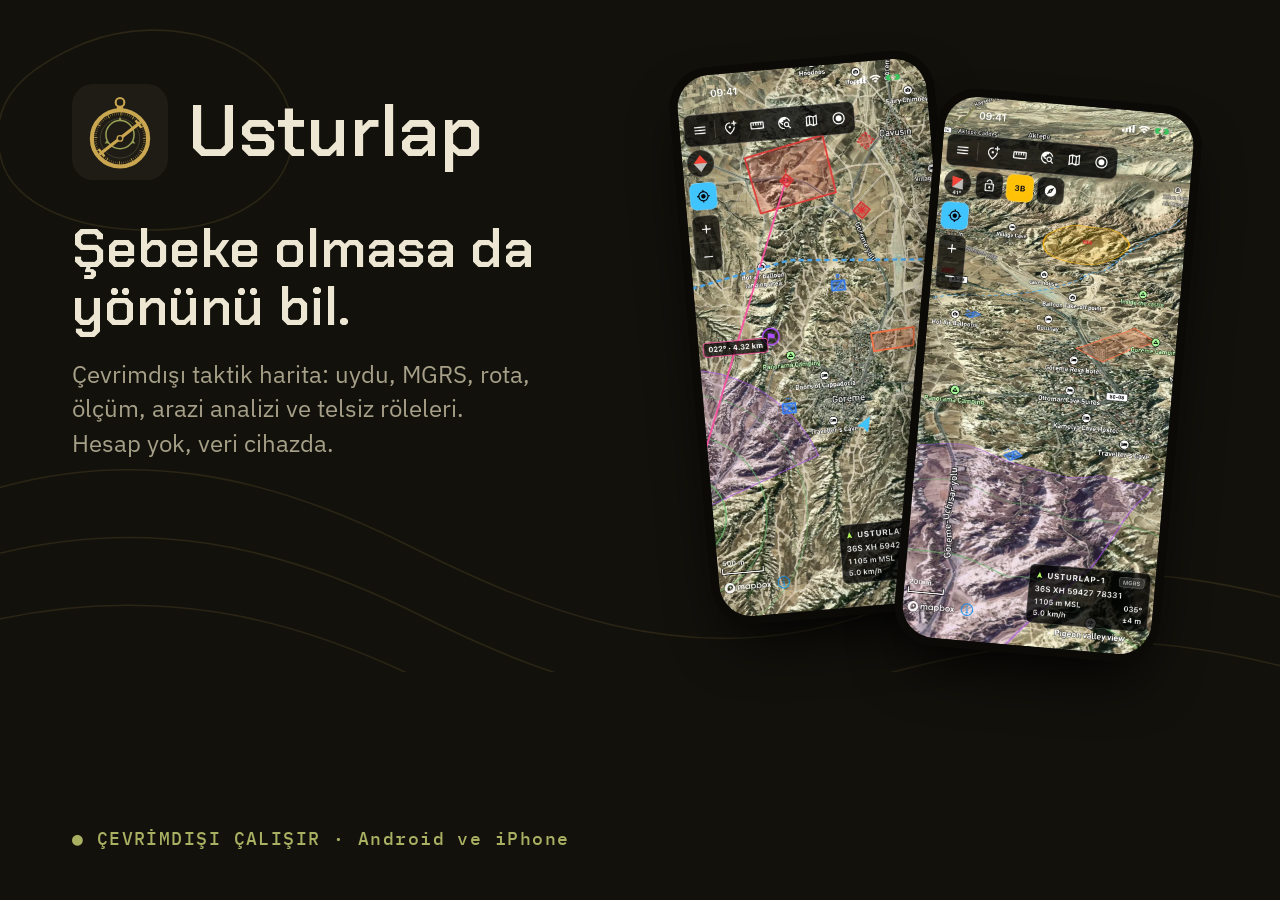
<file: tool/site_og.html>
<!doctype html>
<!-- Sitenin paylaşım görseli (website/assets/img/og.jpg) kaynağı, 1200×630.
     Üretmek için:
       "/Applications/Google Chrome.app/Contents/MacOS/Google Chrome" --headless \
         --hide-scrollbars --force-device-scale-factor=1 --window-size=1200,630 \
         --virtual-time-budget=8000 --allow-file-access-from-files \
         --screenshot=/tmp/og.png "file://$PWD/tool/site_og.html"
     sonra PNG → JPEG (kalite ~86) olarak website/assets/img/og.jpg. -->
<html lang="tr"><head><meta charset="utf-8">
<link rel="stylesheet" href="https://fonts.googleapis.com/css2?family=Chakra+Petch:wght@600&family=IBM+Plex+Mono:wght@500&family=IBM+Plex+Sans:wght@400&display=block">
<style>
html,body{margin:0;width:1200px;height:630px;overflow:hidden;background:#12110c;color:#ece6d3;font-family:'IBM Plex Sans',sans-serif}
.c{position:absolute;inset:0;color:rgba(201,166,79,.13)}
.l{position:absolute;left:72px;top:84px;width:600px}
.b{display:flex;align-items:center;gap:20px}
.b img{width:96px;height:96px}
.b span{font:600 72px/1 'Chakra Petch',sans-serif;letter-spacing:.01em}
h1{margin:40px 0 0;font:600 54px/1.08 'Chakra Petch',sans-serif}
p{margin:20px 0 0;font-size:24px;line-height:1.45;color:#a7a088}
.m{position:absolute;left:72px;bottom:52px;font:500 18px/1 'IBM Plex Mono',monospace;letter-spacing:.08em;color:#a9b062}
.ph{position:absolute;top:58px;width:250px;padding:8px;border-radius:40px;background:#0b0a07;box-shadow:0 30px 60px -20px #000}
.ph img{display:block;width:100%;border-radius:33px}
.p1{left:690px;transform:rotate(-5deg)}
.p2{left:915px;top:96px;transform:rotate(5deg)}
</style></head><body>
<svg class="c" viewBox="0 0 1200 630" fill="none" stroke="currentColor" stroke-width="1.5"><path d="M-40 470c160-60 300-20 420 40s260 120 420 70 260-60 440-10"/><path d="M-40 530c170-55 310-15 430 45s250 110 410 65 270-55 440-5"/><path d="M-40 590c180-50 320-10 440 50s240 100 400 60 280-50 440 0"/><path d="M80 40c80-30 170 0 190 60s-30 110-110 115-150-20-160-70 20-80 80-105z"/></svg>
<div class="l"><div class="b"><img src="../website/assets/img/logo.svg" alt=""><span>Usturlap</span></div>
<h1>Şebeke olmasa da<br>yönünü bil.</h1>
<p>Çevrimdışı taktik harita: uydu, MGRS, rota,<br>ölçüm, arazi analizi ve telsiz röleleri.<br>Hesap yok, veri cihazda.</p></div>
<div class="m">● ÇEVRİMDIŞI ÇALIŞIR · Android ve iPhone</div>
<div class="ph p1"><img src="../website/assets/shots/ana-ekran.webp" alt=""></div>
<div class="ph p2"><img src="../website/assets/shots/3b-arazi.webp" alt=""></div>
</body></html>
</file>
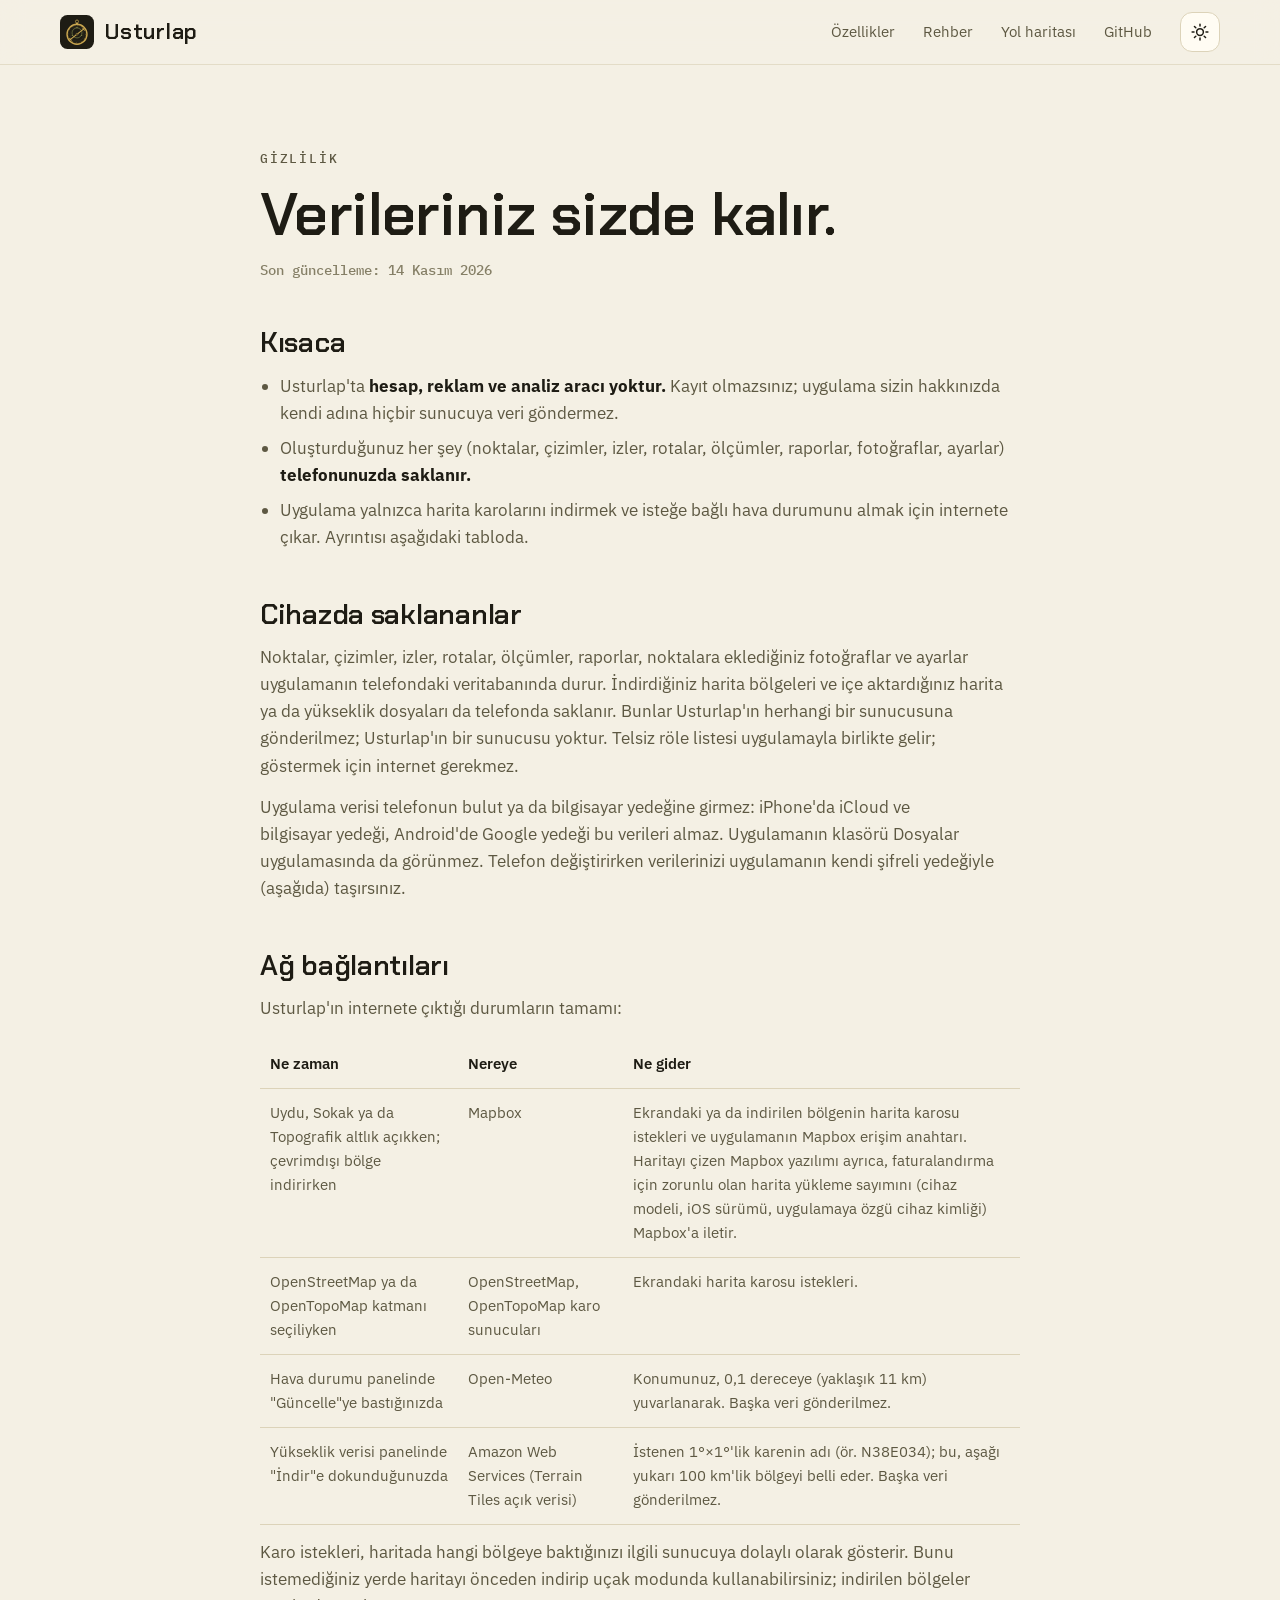
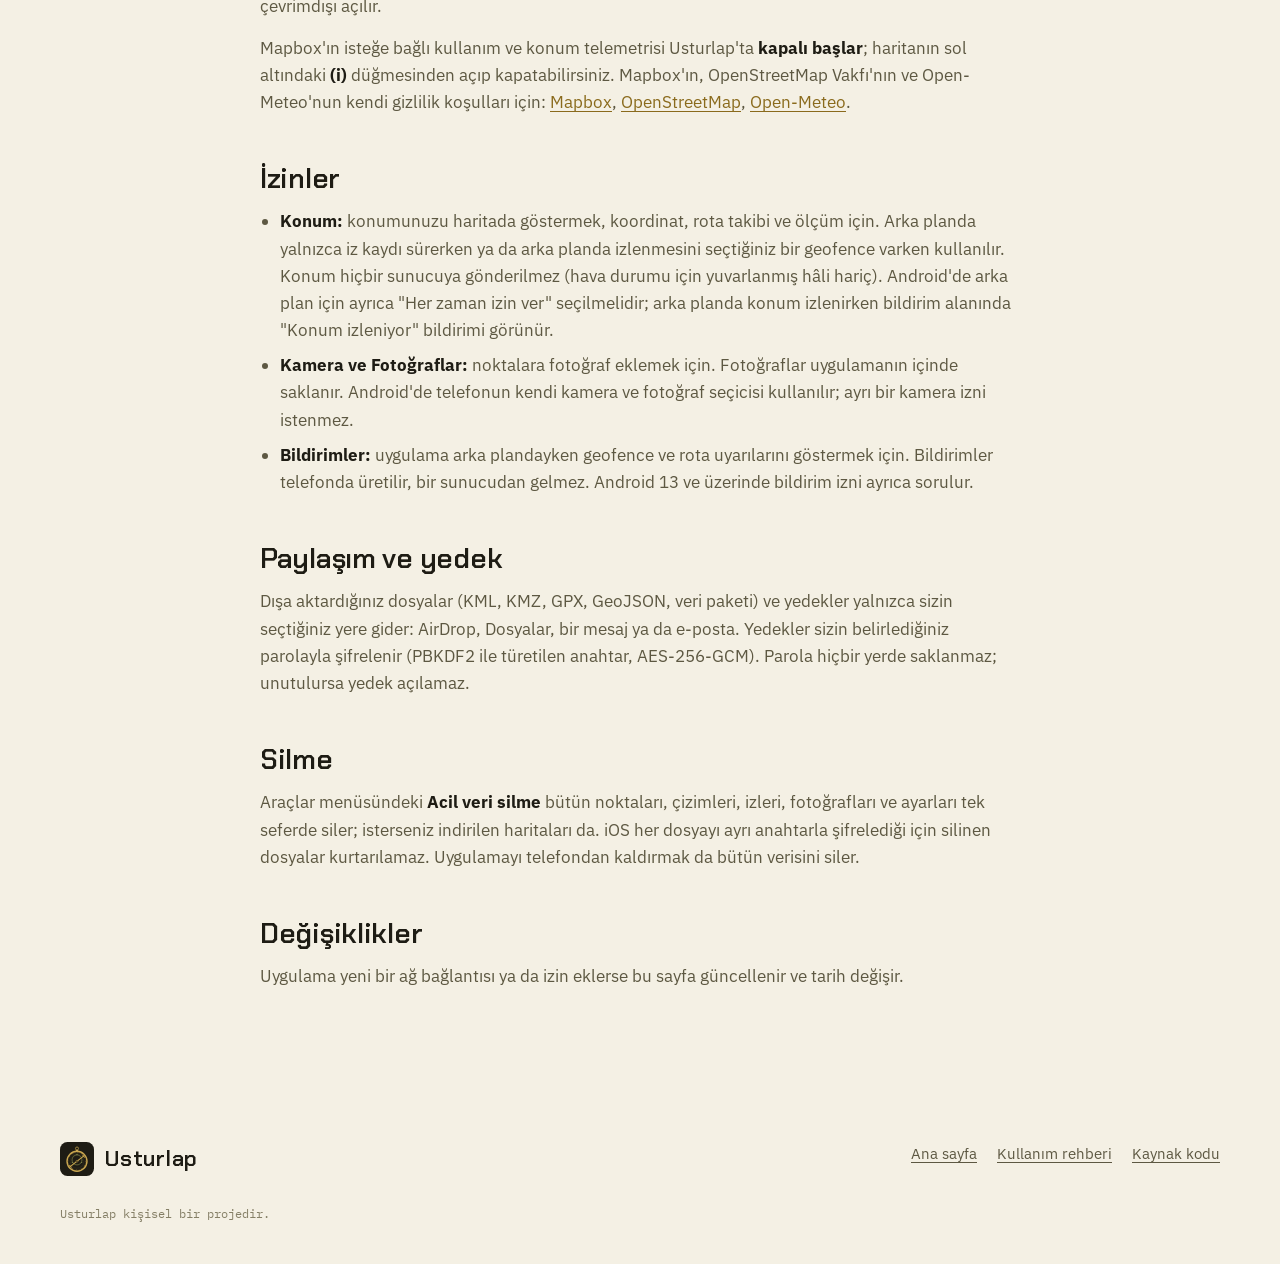
<file: website/gizlilik.html>
<!doctype html>
<html lang="tr">
<head>
<meta charset="utf-8">
<meta name="viewport" content="width=device-width, initial-scale=1, viewport-fit=cover">
<title>Gizlilik · Usturlap</title>
<meta name="description" content="Usturlap gizlilik politikası: hesap yok, reklam yok; veriler cihazda. Uygulamanın hangi durumda hangi sunucuya bağlandığı.">
<meta name="theme-color" content="#12110c">
<link rel="icon" href="assets/img/logo.svg" type="image/svg+xml">
<link rel="apple-touch-icon" href="assets/img/apple-touch-icon.png">
<link rel="preconnect" href="https://fonts.googleapis.com">
<link rel="preconnect" href="https://fonts.gstatic.com" crossorigin>
<link rel="stylesheet" href="https://fonts.googleapis.com/css2?family=Chakra+Petch:wght@500;600&family=IBM+Plex+Mono:wght@400;500;600&family=IBM+Plex+Sans:wght@400;500;600&display=swap">
<link rel="stylesheet" href="assets/css/site.css">
<script>try{var t=localStorage.getItem("usturlap-tema");if(t)document.documentElement.dataset.theme=t}catch(e){}</script>
</head>
<body>
<a class="skip" href="#icerik">İçeriğe geç</a>

<header class="site-head">
  <div class="wrap">
    <a class="brand" href="./" aria-label="Usturlap ana sayfa">
      <img src="assets/img/logo.svg" alt="" width="34" height="34">
      Usturlap
    </a>
    <nav class="site-nav" aria-label="Ana menü">
      <a href="./#ozellikler">Özellikler</a>
      <a href="rehber.html">Rehber</a>
      <a href="./#yol-haritasi">Yol haritası</a>
      <a class="nav-gh" href="https://github.com/aoyilmaz/usturlap">GitHub</a>
    </nav>
    <button class="theme-btn" type="button" aria-label="Temayı değiştir">
      <svg class="moon" viewBox="0 0 24 24" fill="none" stroke="currentColor" stroke-width="2" stroke-linecap="round" stroke-linejoin="round" aria-hidden="true"><path d="M21 12.8A9 9 0 1 1 11.2 3a7 7 0 0 0 9.8 9.8z"/></svg>
      <svg class="sun" viewBox="0 0 24 24" fill="none" stroke="currentColor" stroke-width="2" stroke-linecap="round" aria-hidden="true"><circle cx="12" cy="12" r="4.5"/><path d="M12 1.5v2.5M12 20v2.5M1.5 12H4M20 12h2.5M4.6 4.6l1.8 1.8M17.6 17.6l1.8 1.8M4.6 19.4l1.8-1.8M17.6 6.4l1.8-1.8"/></svg>
    </button>
  </div>
</header>

<main id="icerik" class="doc">
  <div class="wrap">
    <p class="eyebrow">Gizlilik</p>
    <h1>Verileriniz sizde kalır.</h1>
    <p class="meta">Son güncelleme: 14 Kasım 2026</p>

    <h2>Kısaca</h2>
    <ul>
      <li>Usturlap'ta <strong>hesap, reklam ve analiz aracı yoktur.</strong> Kayıt olmazsınız; uygulama sizin hakkınızda kendi adına hiçbir sunucuya veri göndermez.</li>
      <li>Oluşturduğunuz her şey (noktalar, çizimler, izler, rotalar, ölçümler, raporlar, fotoğraflar, ayarlar) <strong>telefonunuzda saklanır.</strong></li>
      <li>Uygulama yalnızca harita karolarını indirmek ve isteğe bağlı hava durumunu almak için internete çıkar. Ayrıntısı aşağıdaki tabloda.</li>
    </ul>

    <h2>Cihazda saklananlar</h2>
    <p>Noktalar, çizimler, izler, rotalar, ölçümler, raporlar, noktalara eklediğiniz fotoğraflar ve ayarlar uygulamanın telefondaki veritabanında durur. İndirdiğiniz harita bölgeleri ve içe aktardığınız harita ya da yükseklik dosyaları da telefonda saklanır. Bunlar Usturlap'ın herhangi bir sunucusuna gönderilmez; Usturlap'ın bir sunucusu yoktur. Telsiz röle listesi uygulamayla birlikte gelir; göstermek için internet gerekmez.</p>
    <p>Uygulama verisi telefonun bulut ya da bilgisayar yedeğine girmez: iPhone'da iCloud ve bilgisayar yedeği, Android'de Google yedeği bu verileri almaz. Uygulamanın klasörü Dosyalar uygulamasında da görünmez. Telefon değiştirirken verilerinizi uygulamanın kendi şifreli yedeğiyle (aşağıda) taşırsınız.</p>

    <h2>Ağ bağlantıları</h2>
    <p>Usturlap'ın internete çıktığı durumların tamamı:</p>
    <div class="table-scroll">
      <table>
        <thead>
          <tr><th scope="col">Ne zaman</th><th scope="col">Nereye</th><th scope="col">Ne gider</th></tr>
        </thead>
        <tbody>
          <tr>
            <td>Uydu, Sokak ya da Topografik altlık açıkken; çevrimdışı bölge indirirken</td>
            <td>Mapbox</td>
            <td>Ekrandaki ya da indirilen bölgenin harita karosu istekleri ve uygulamanın Mapbox erişim anahtarı. Haritayı çizen Mapbox yazılımı ayrıca, faturalandırma için zorunlu olan harita yükleme sayımını (cihaz modeli, iOS sürümü, uygulamaya özgü cihaz kimliği) Mapbox'a iletir.</td>
          </tr>
          <tr>
            <td>OpenStreetMap ya da OpenTopoMap katmanı seçiliyken</td>
            <td>OpenStreetMap, OpenTopoMap karo sunucuları</td>
            <td>Ekrandaki harita karosu istekleri.</td>
          </tr>
          <tr>
            <td>Hava durumu panelinde "Güncelle"ye bastığınızda</td>
            <td>Open-Meteo</td>
            <td>Konumunuz, 0,1 dereceye (yaklaşık 11 km) yuvarlanarak. Başka veri gönderilmez.</td>
          </tr>
          <tr>
            <td>Yükseklik verisi panelinde "İndir"e dokunduğunuzda</td>
            <td>Amazon Web Services (Terrain Tiles açık verisi)</td>
            <td>İstenen 1°×1°'lik karenin adı (ör. N38E034); bu, aşağı yukarı 100 km'lik bölgeyi belli eder. Başka veri gönderilmez.</td>
          </tr>
        </tbody>
      </table>
    </div>
    <p>Karo istekleri, haritada hangi bölgeye baktığınızı ilgili sunucuya dolaylı olarak gösterir. Bunu istemediğiniz yerde haritayı önceden indirip uçak modunda kullanabilirsiniz; indirilen bölgeler çevrimdışı açılır.</p>
    <p>Mapbox'ın isteğe bağlı kullanım ve konum telemetrisi Usturlap'ta <strong>kapalı başlar</strong>; haritanın sol altındaki <strong>(i)</strong> düğmesinden açıp kapatabilirsiniz. Mapbox'ın, OpenStreetMap Vakfı'nın ve Open-Meteo'nun kendi gizlilik koşulları için: <a href="https://www.mapbox.com/legal/privacy">Mapbox</a>, <a href="https://osmfoundation.org/wiki/Privacy_Policy">OpenStreetMap</a>, <a href="https://open-meteo.com/en/terms">Open-Meteo</a>.</p>

    <h2>İzinler</h2>
    <ul>
      <li><strong>Konum:</strong> konumunuzu haritada göstermek, koordinat, rota takibi ve ölçüm için. Arka planda yalnızca iz kaydı sürerken ya da arka planda izlenmesini seçtiğiniz bir geofence varken kullanılır. Konum hiçbir sunucuya gönderilmez (hava durumu için yuvarlanmış hâli hariç). Android'de arka plan için ayrıca "Her zaman izin ver" seçilmelidir; arka planda konum izlenirken bildirim alanında "Konum izleniyor" bildirimi görünür.</li>
      <li><strong>Kamera ve Fotoğraflar:</strong> noktalara fotoğraf eklemek için. Fotoğraflar uygulamanın içinde saklanır. Android'de telefonun kendi kamera ve fotoğraf seçicisi kullanılır; ayrı bir kamera izni istenmez.</li>
      <li><strong>Bildirimler:</strong> uygulama arka plandayken geofence ve rota uyarılarını göstermek için. Bildirimler telefonda üretilir, bir sunucudan gelmez. Android 13 ve üzerinde bildirim izni ayrıca sorulur.</li>
    </ul>

    <h2>Paylaşım ve yedek</h2>
    <p>Dışa aktardığınız dosyalar (KML, KMZ, GPX, GeoJSON, veri paketi) ve yedekler yalnızca sizin seçtiğiniz yere gider: AirDrop, Dosyalar, bir mesaj ya da e-posta. Yedekler sizin belirlediğiniz parolayla şifrelenir (PBKDF2 ile türetilen anahtar, AES-256-GCM). Parola hiçbir yerde saklanmaz; unutulursa yedek açılamaz.</p>

    <h2>Silme</h2>
    <p>Araçlar menüsündeki <strong>Acil veri silme</strong> bütün noktaları, çizimleri, izleri, fotoğrafları ve ayarları tek seferde siler; isterseniz indirilen haritaları da. iOS her dosyayı ayrı anahtarla şifrelediği için silinen dosyalar kurtarılamaz. Uygulamayı telefondan kaldırmak da bütün verisini siler.</p>

    <h2>Değişiklikler</h2>
    <p>Uygulama yeni bir ağ bağlantısı ya da izin eklerse bu sayfa güncellenir ve tarih değişir.</p>
  </div>
</main>

<footer class="site-foot">
  <div class="wrap">
    <div class="foot-grid">
      <a class="brand" href="./">
        <img src="assets/img/logo.svg" alt="" width="34" height="34">
        Usturlap
      </a>
      <ul class="foot-links">
        <li><a href="./">Ana sayfa</a></li>
        <li><a href="rehber.html">Kullanım rehberi</a></li>
        <li><a href="https://github.com/aoyilmaz/usturlap">Kaynak kodu</a></li>
      </ul>
    </div>
    <p class="foot-note">Usturlap kişisel bir projedir.</p>
  </div>
</footer>

<script src="assets/js/site.js" defer></script>
</body>
</html>
</file>
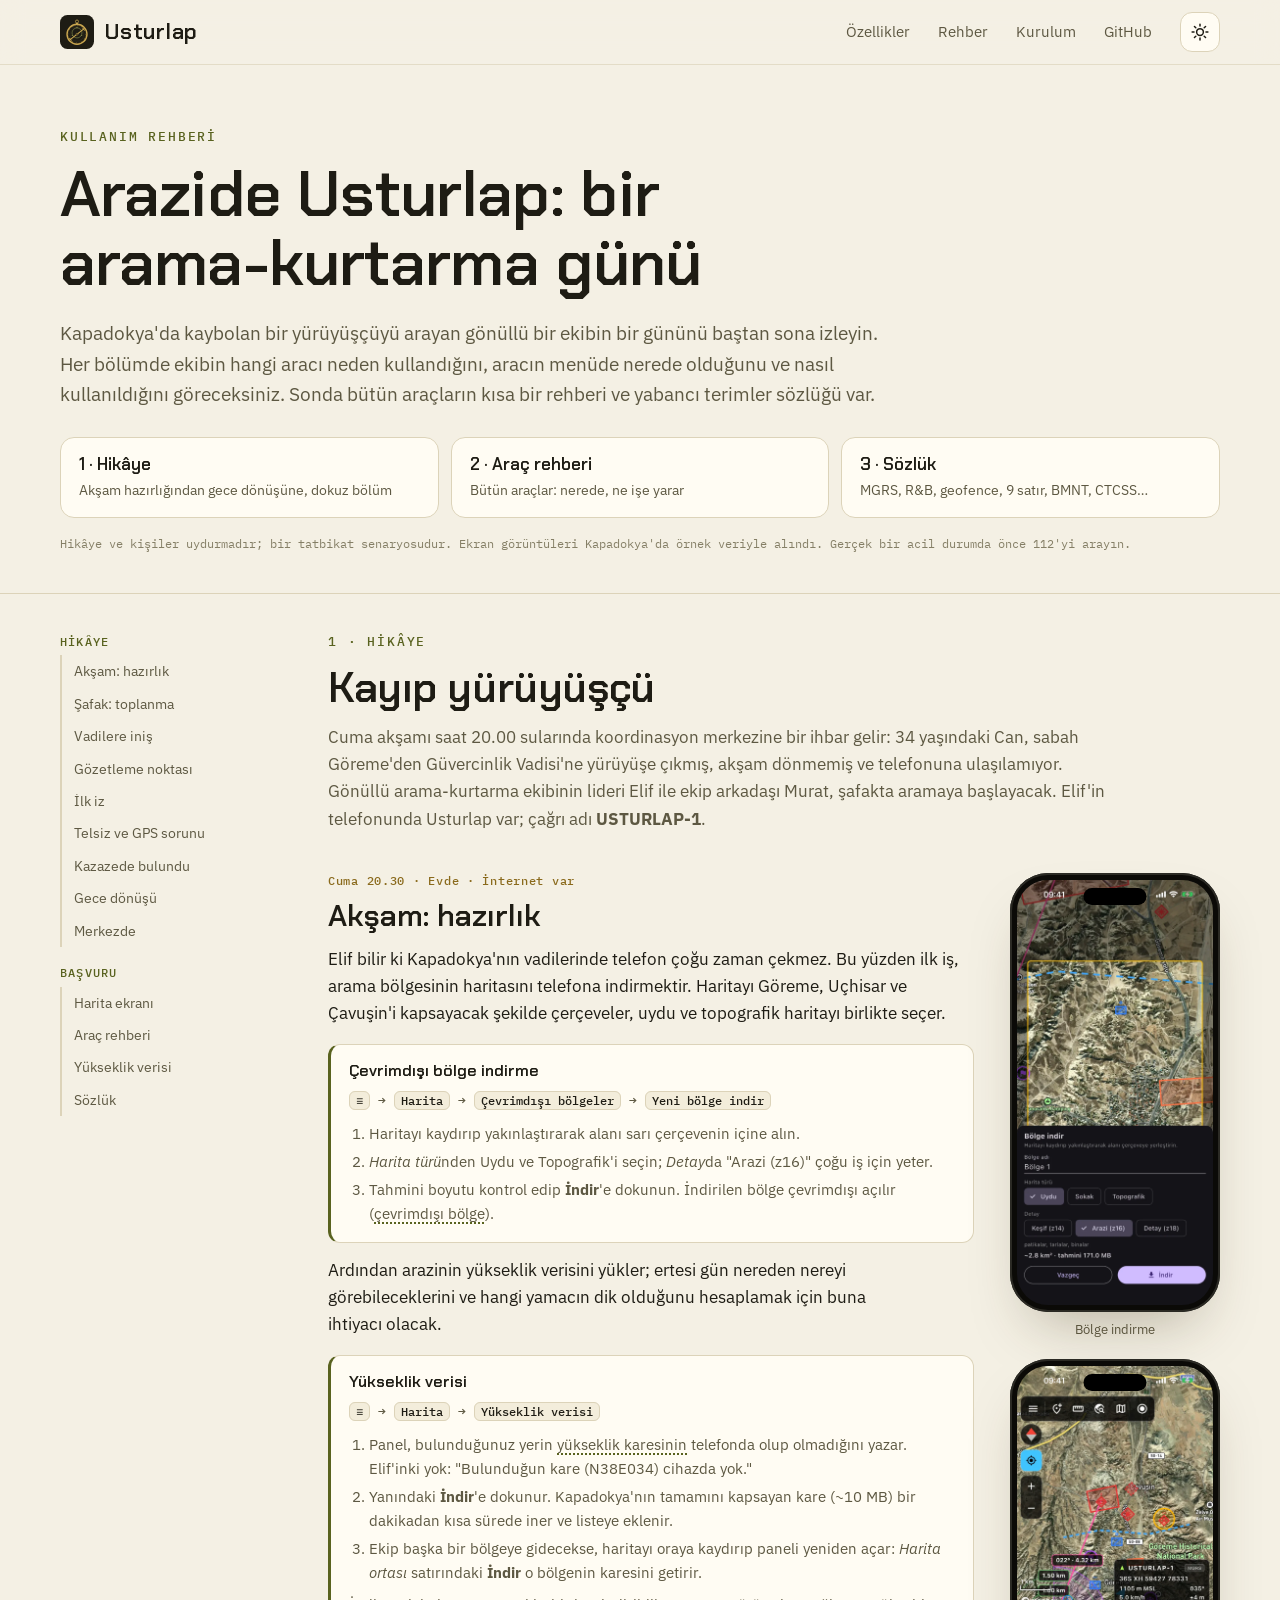
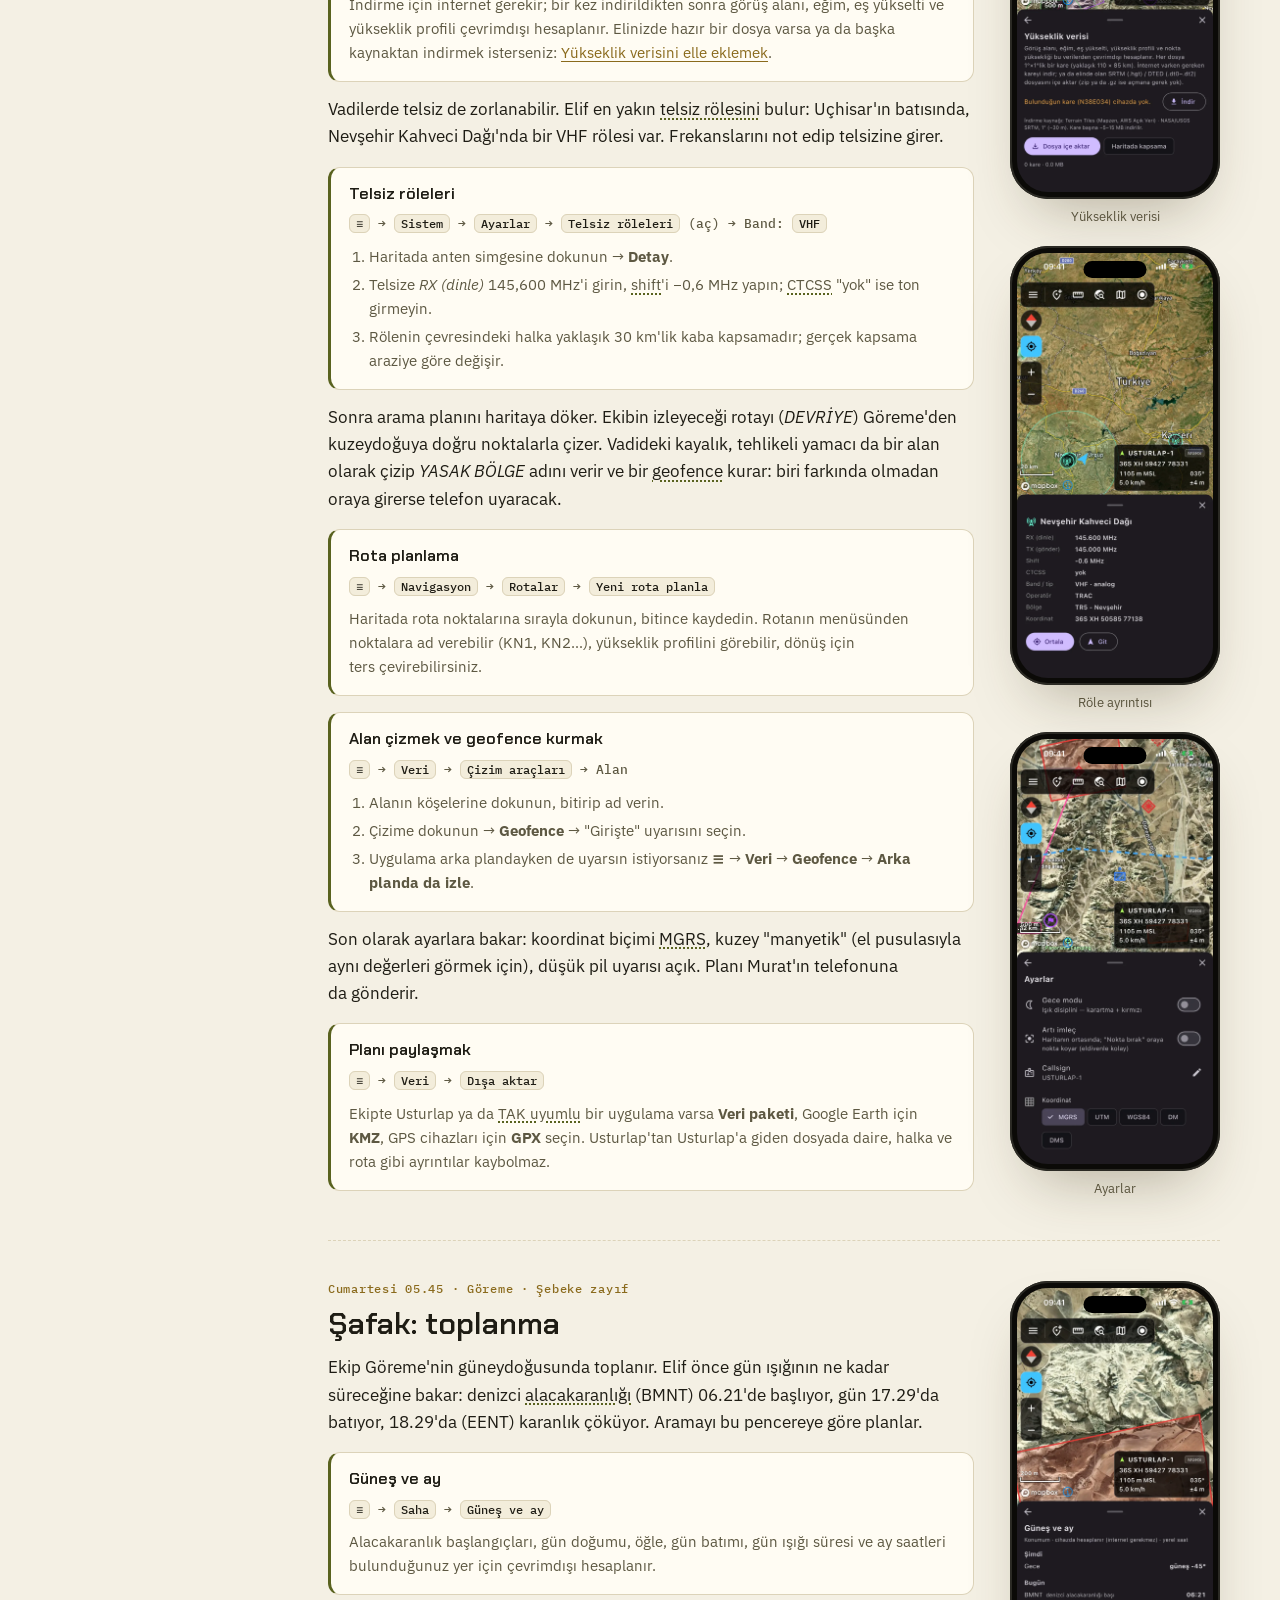
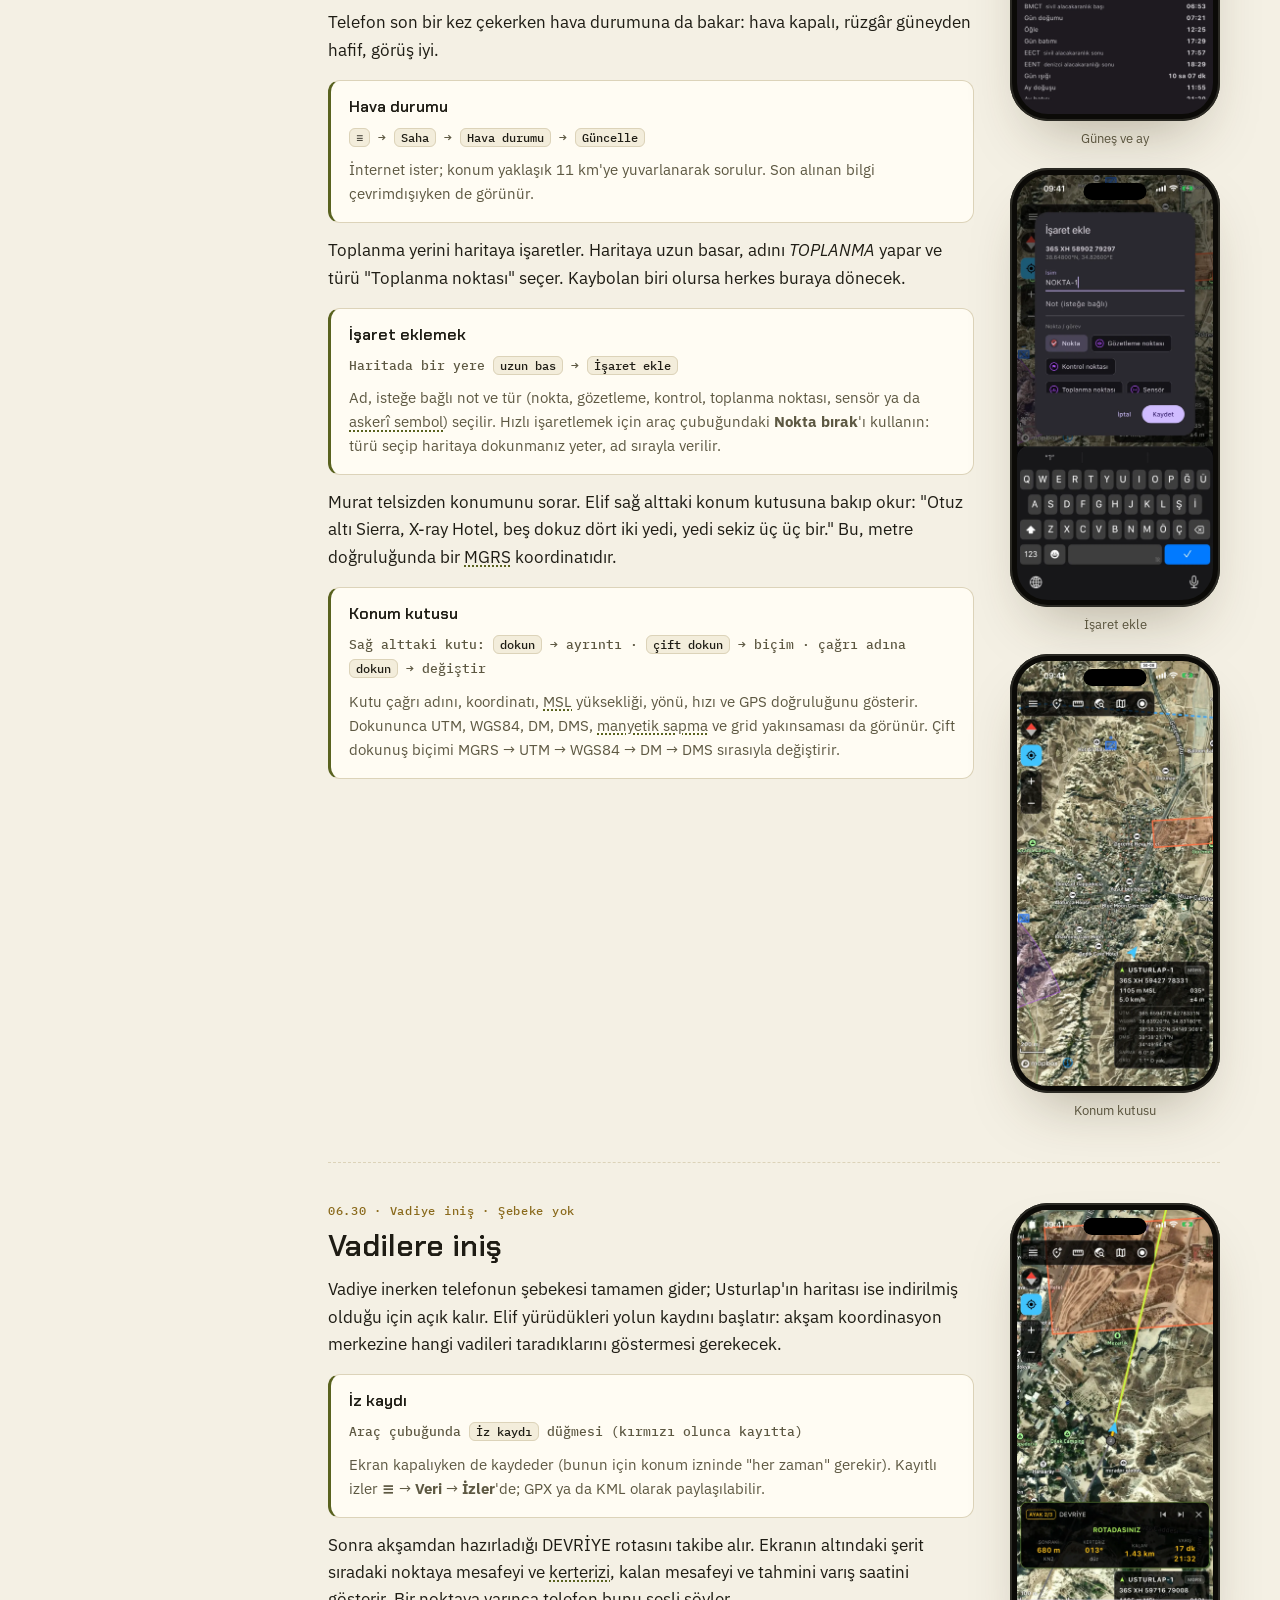
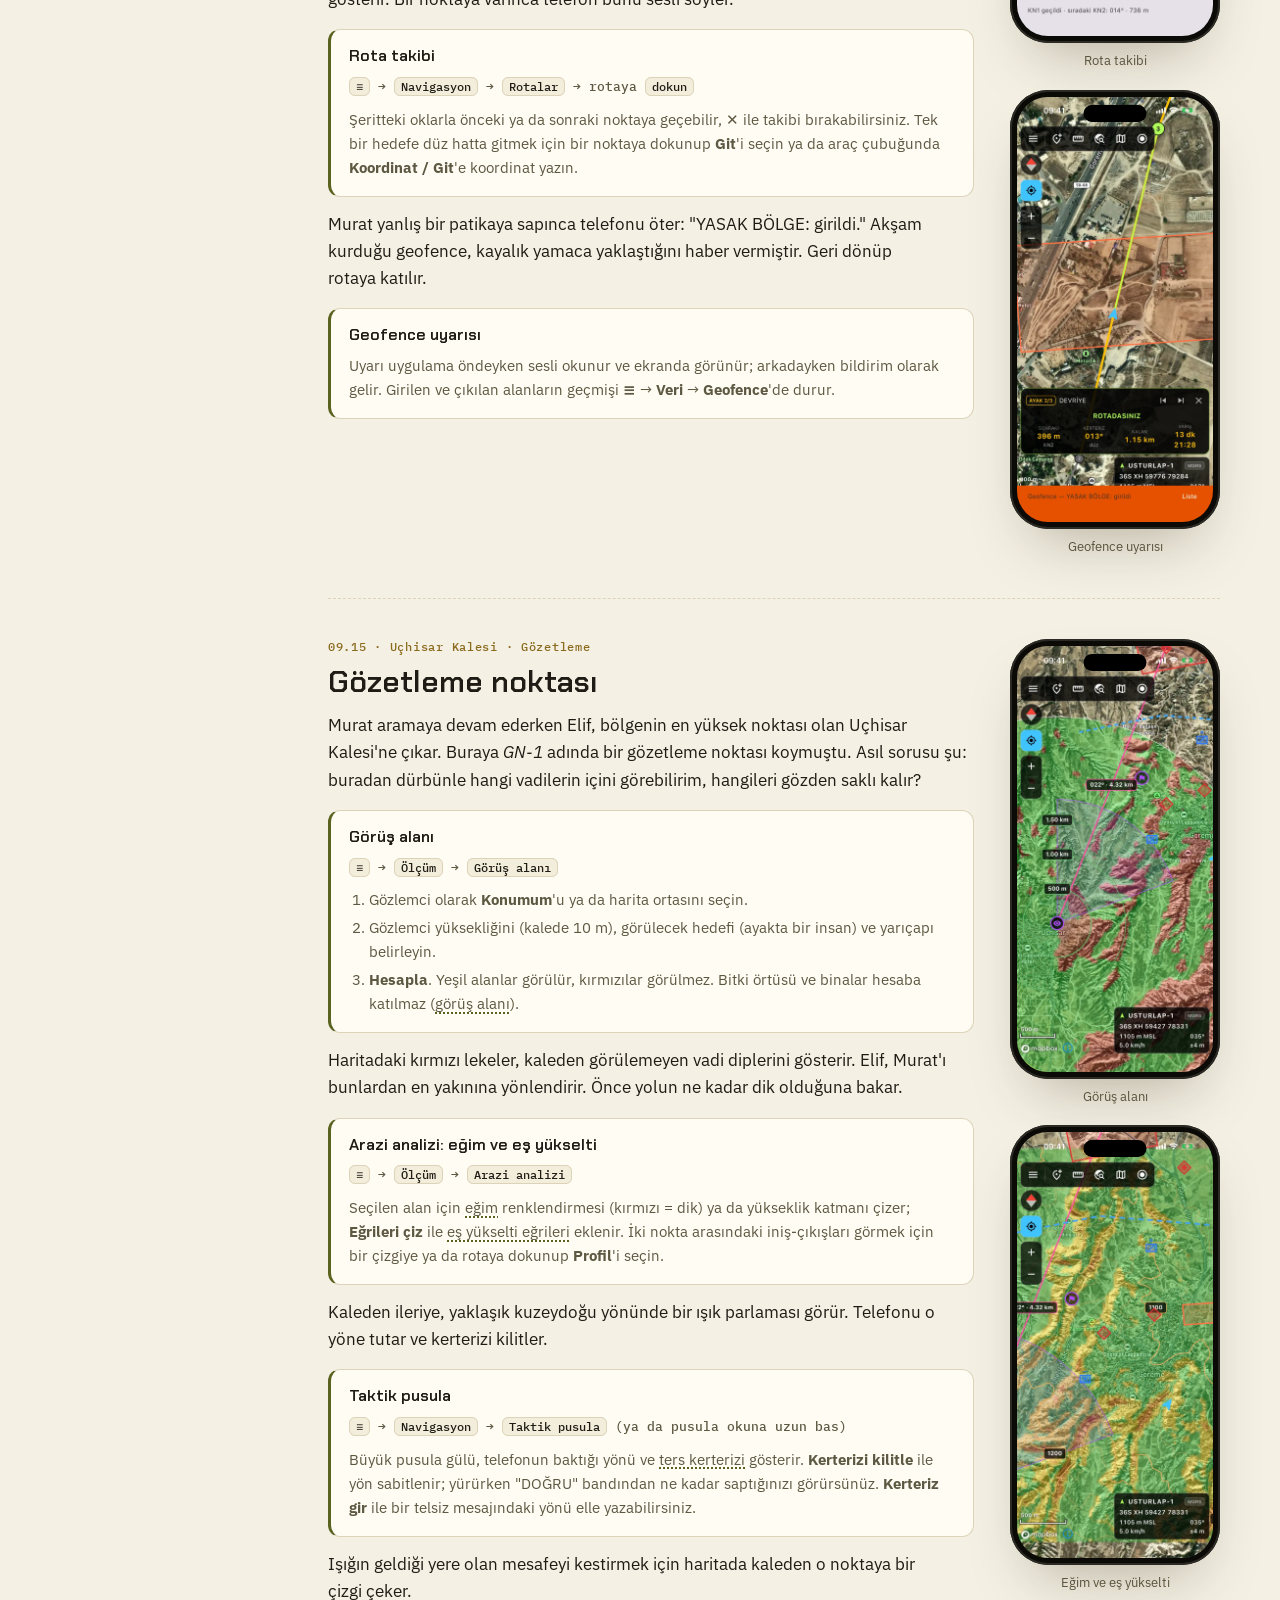
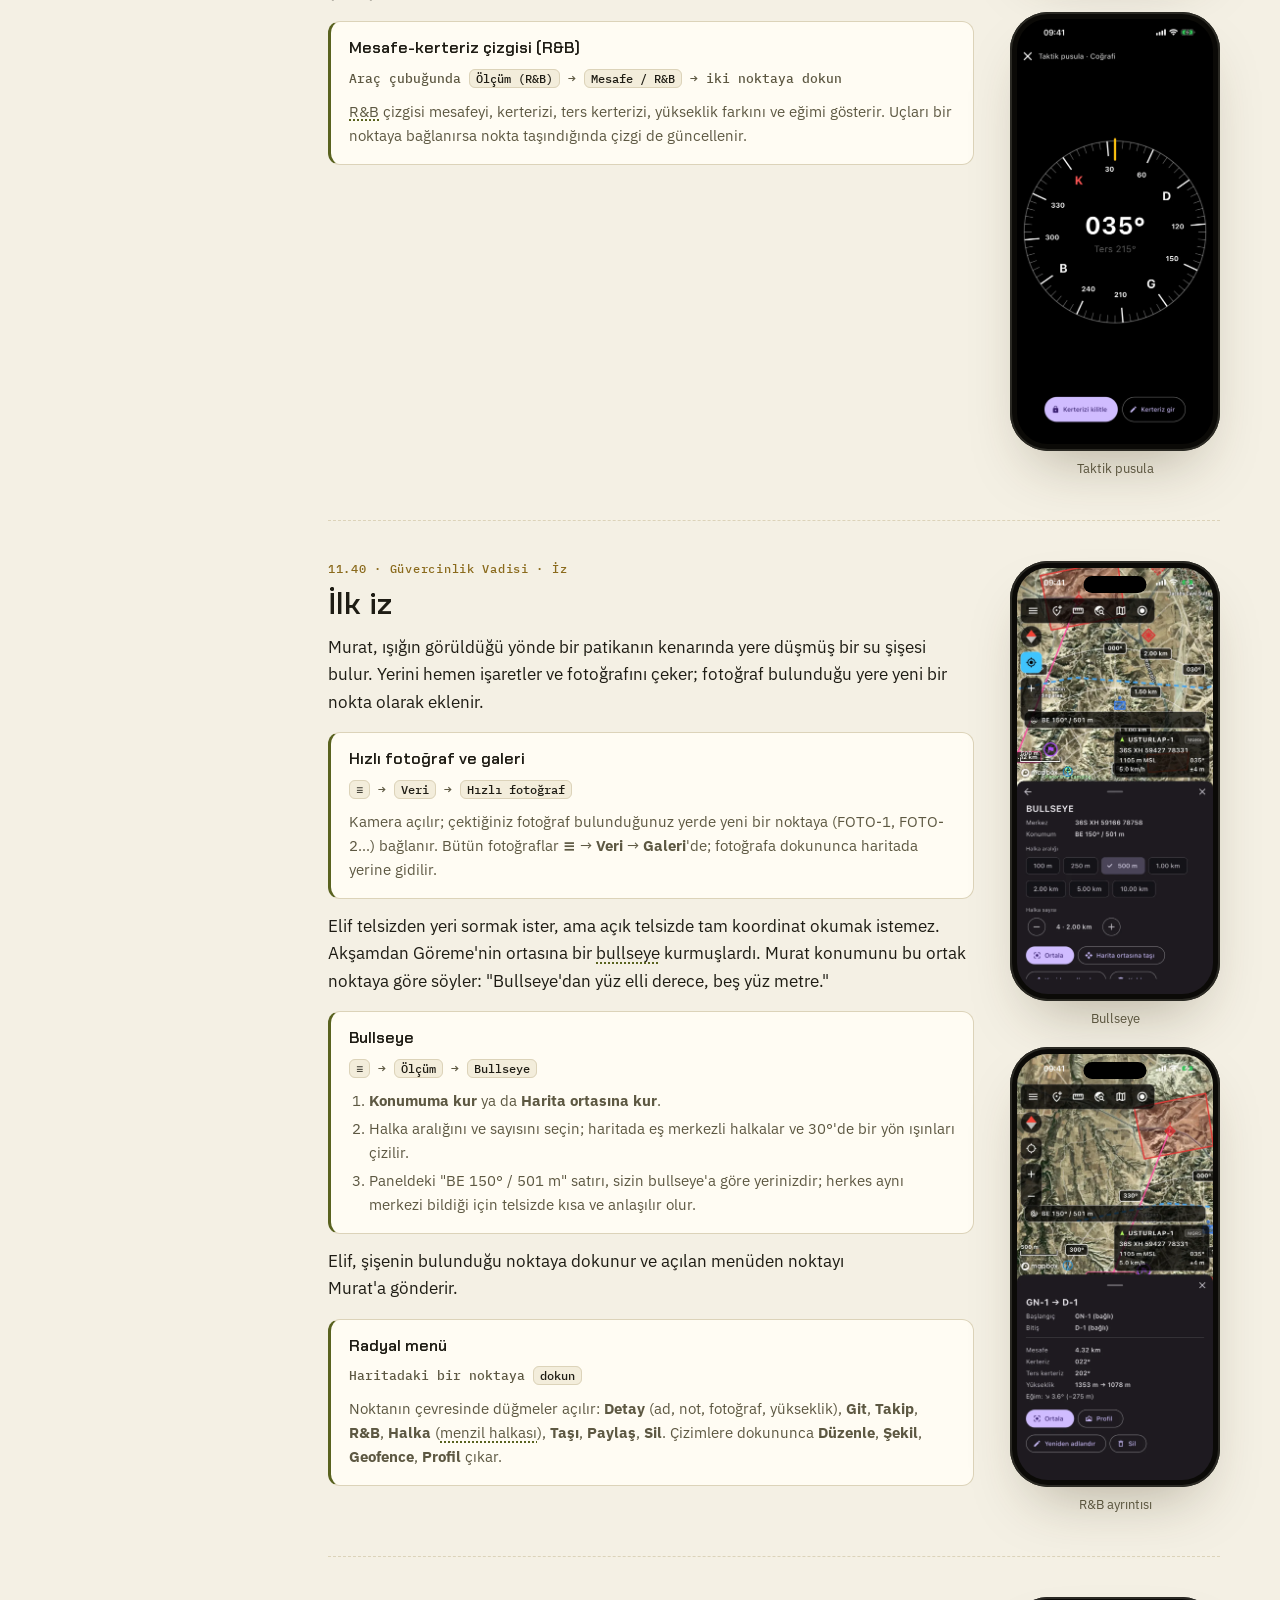
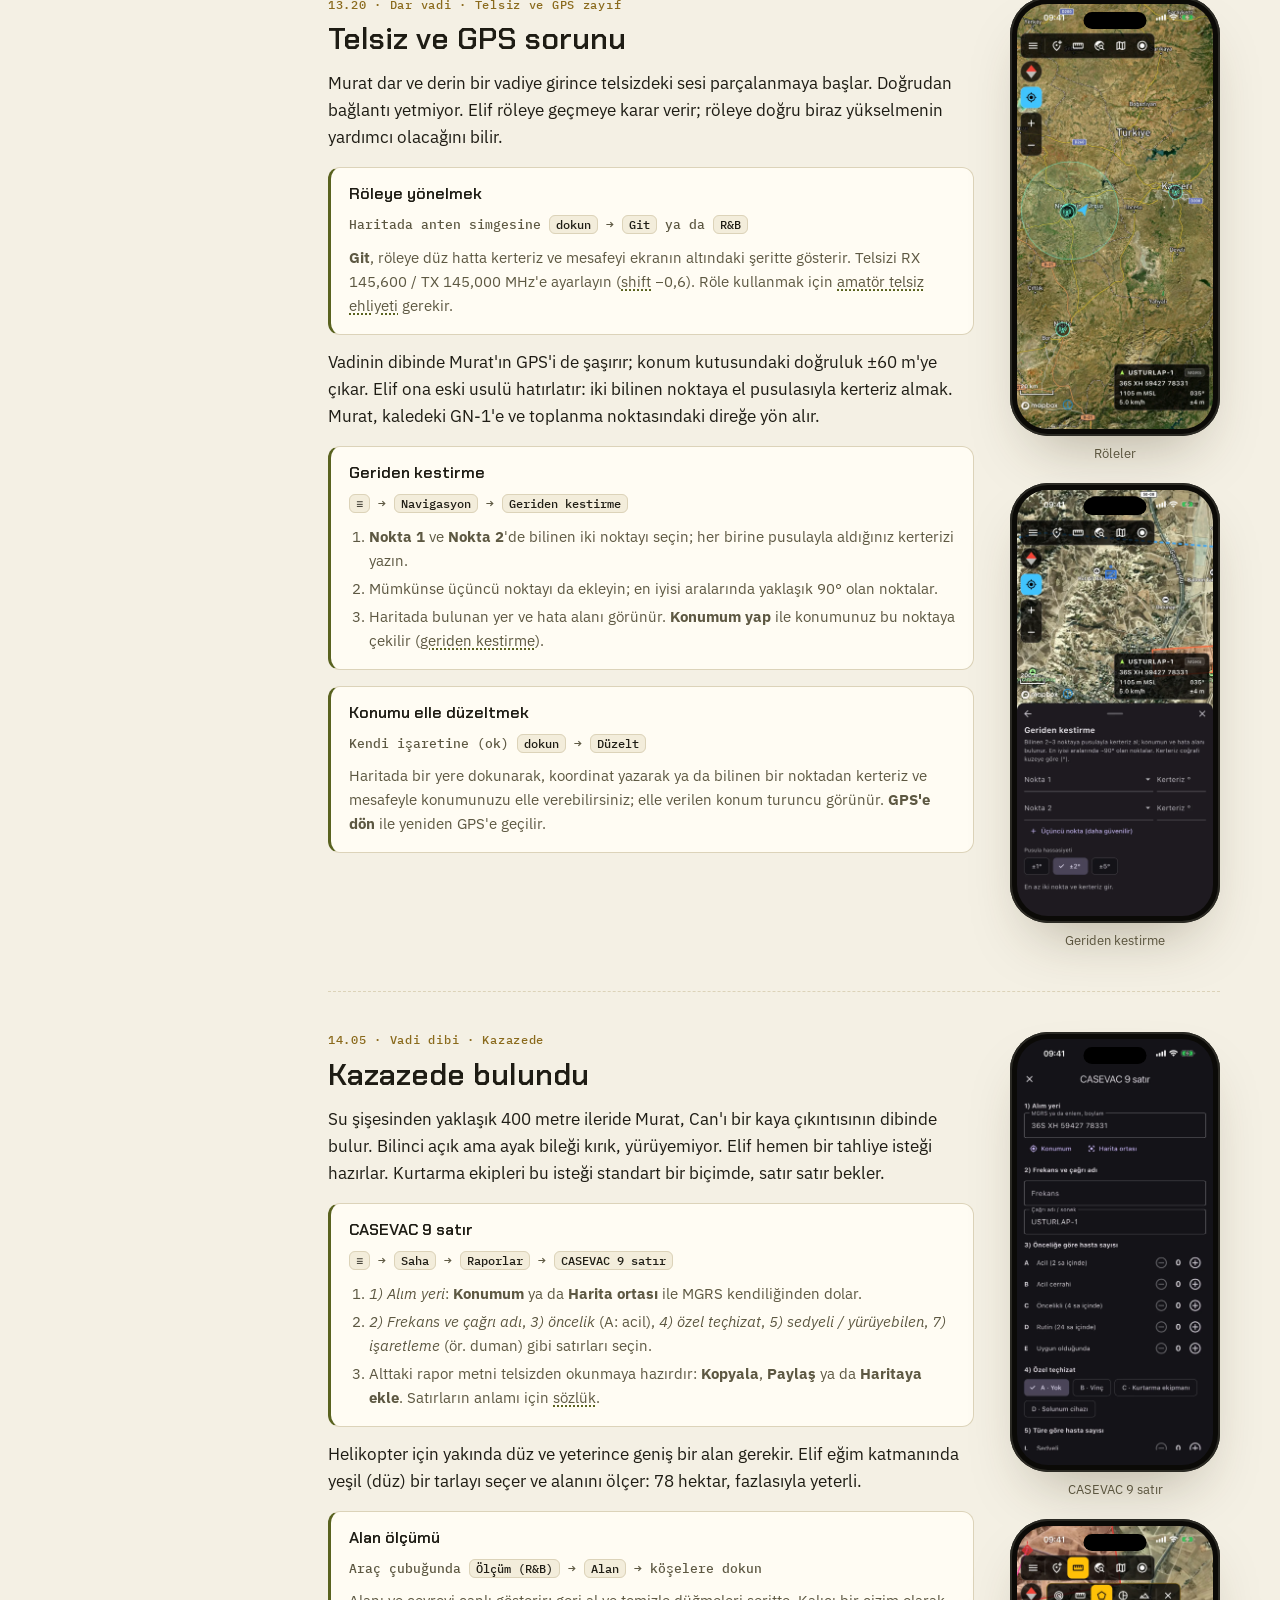
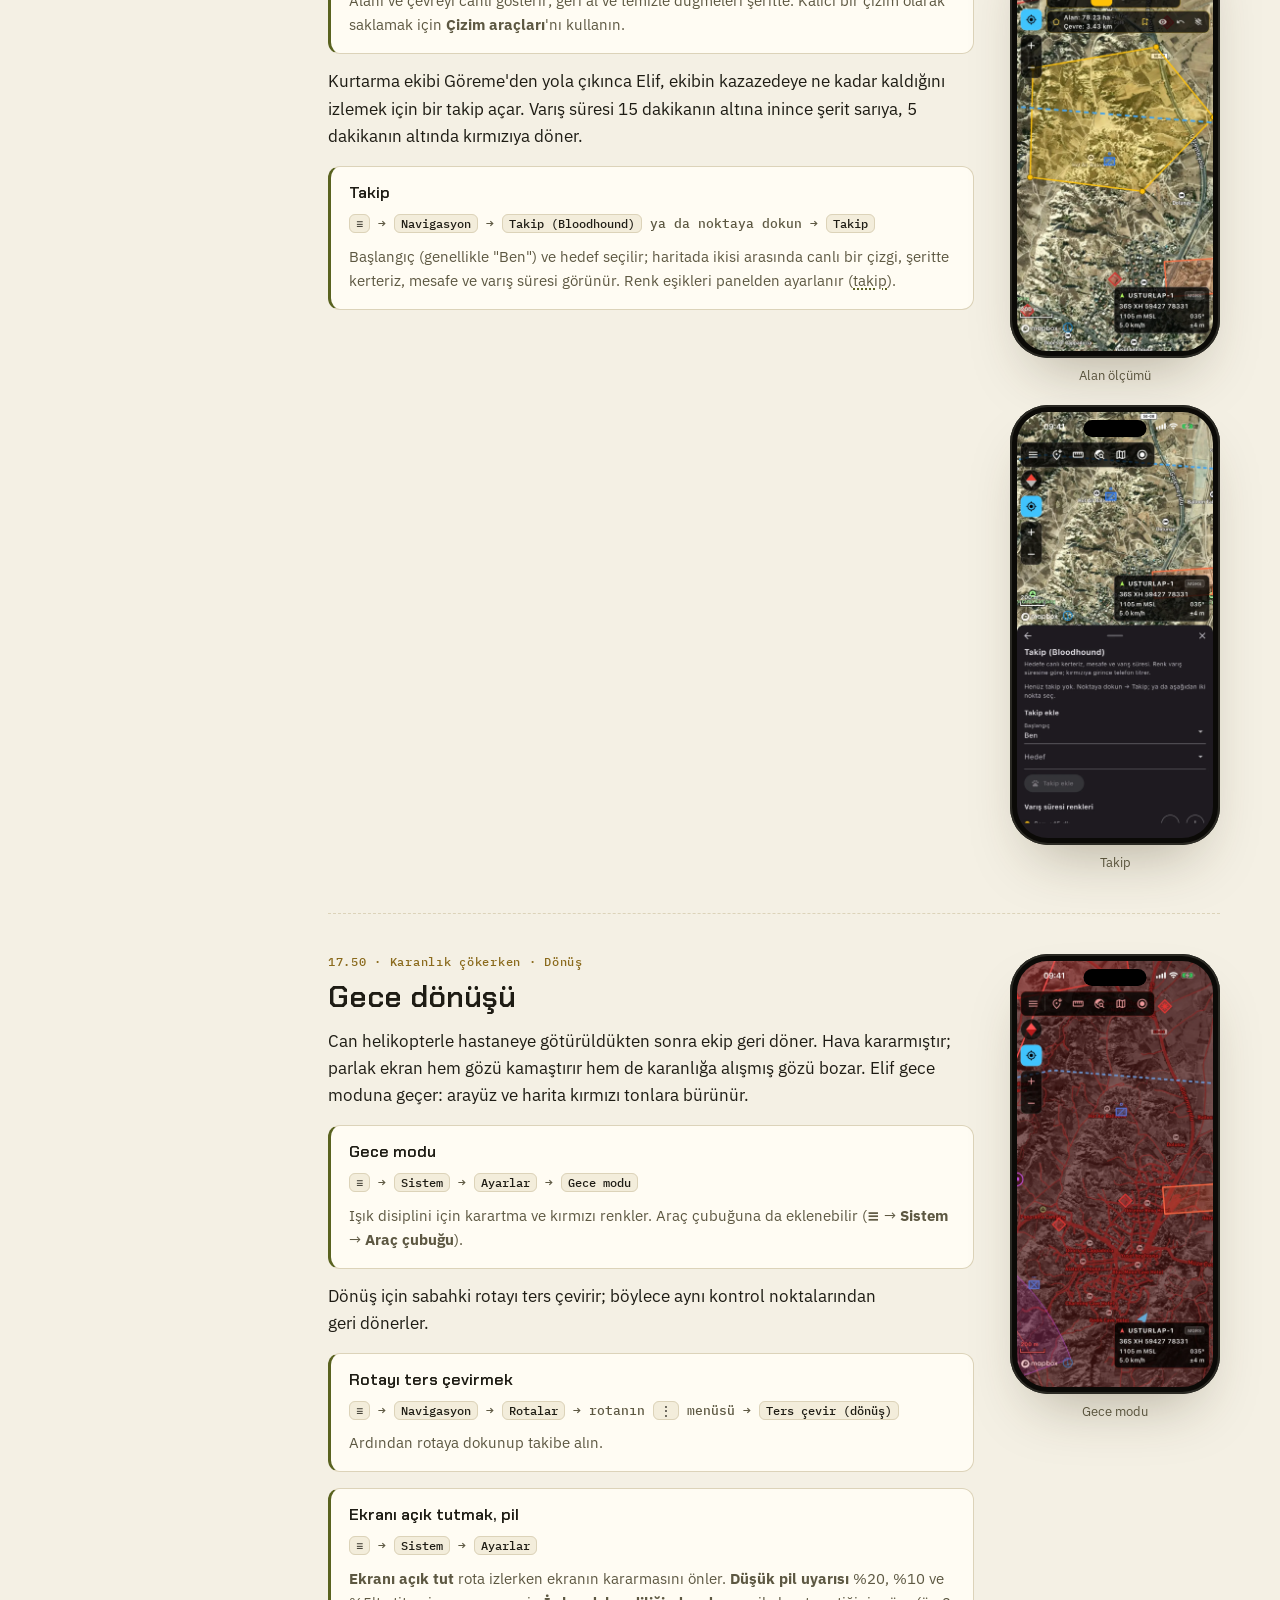
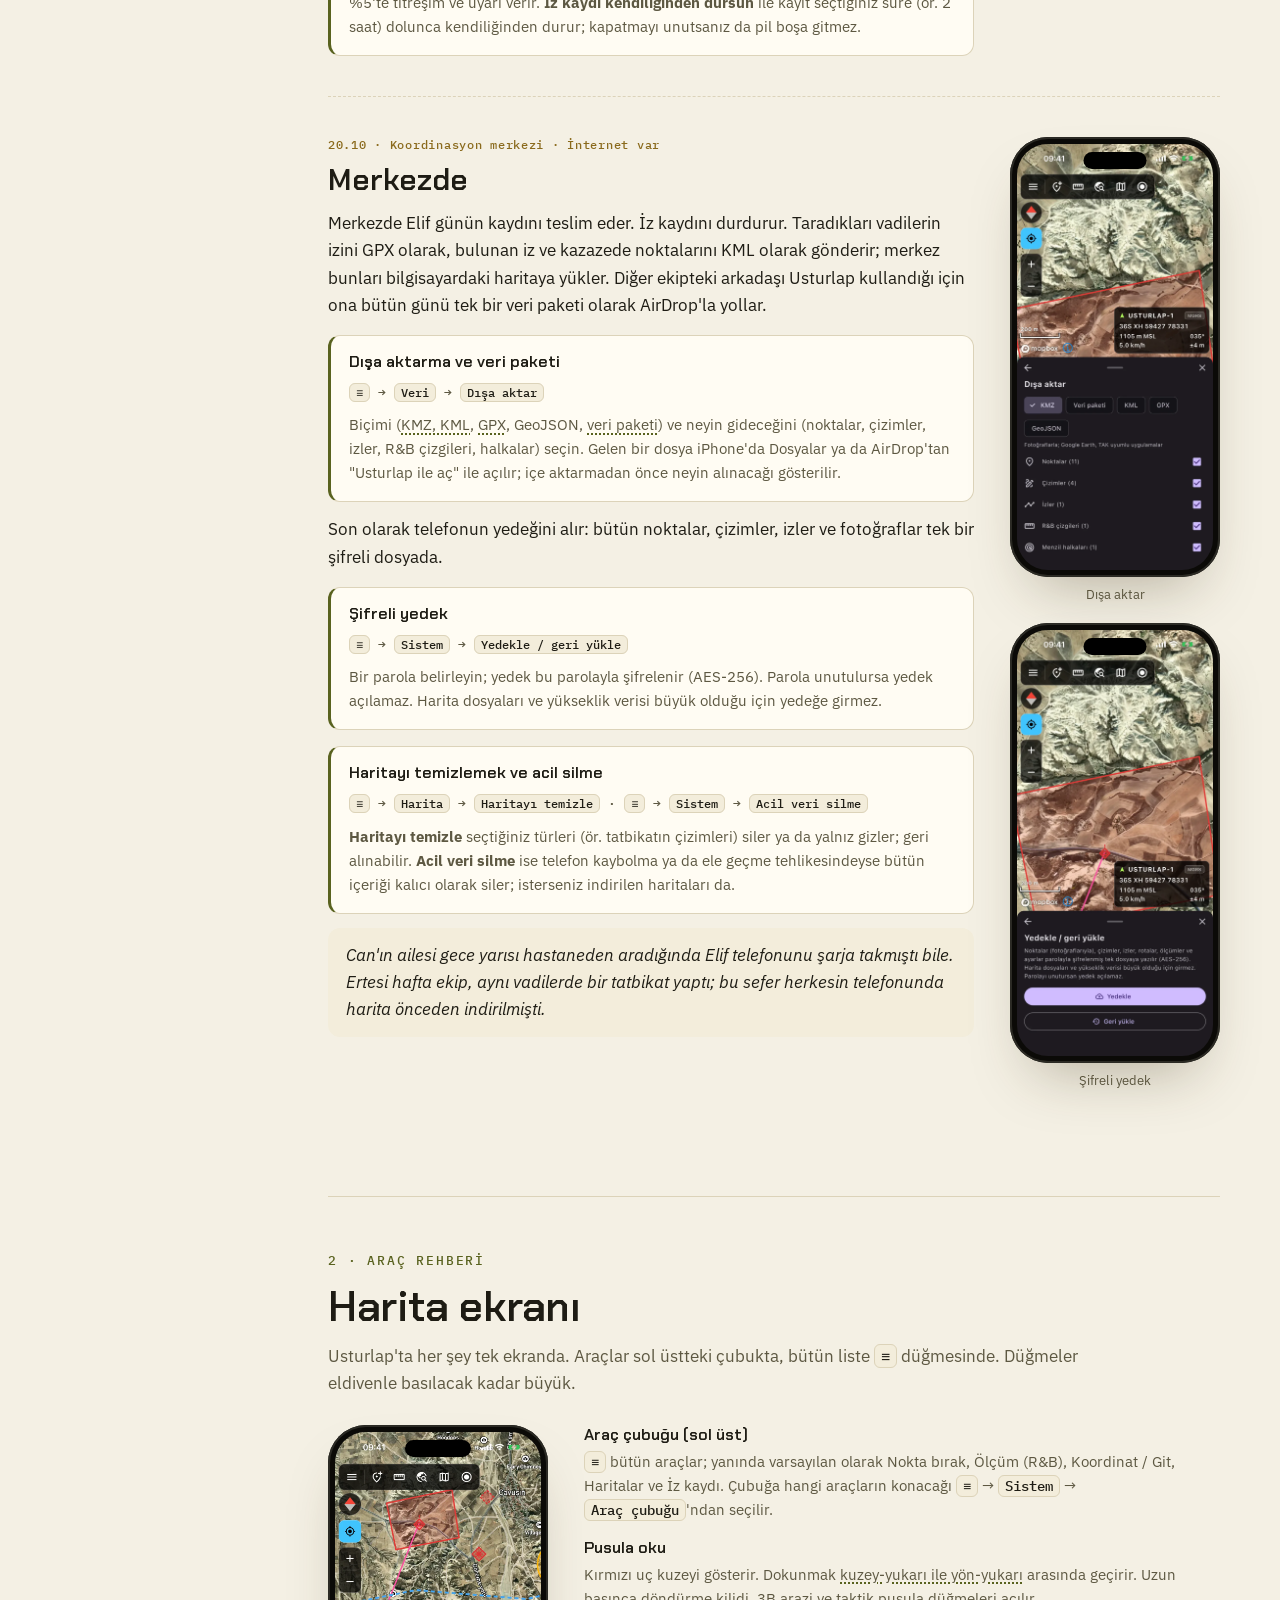
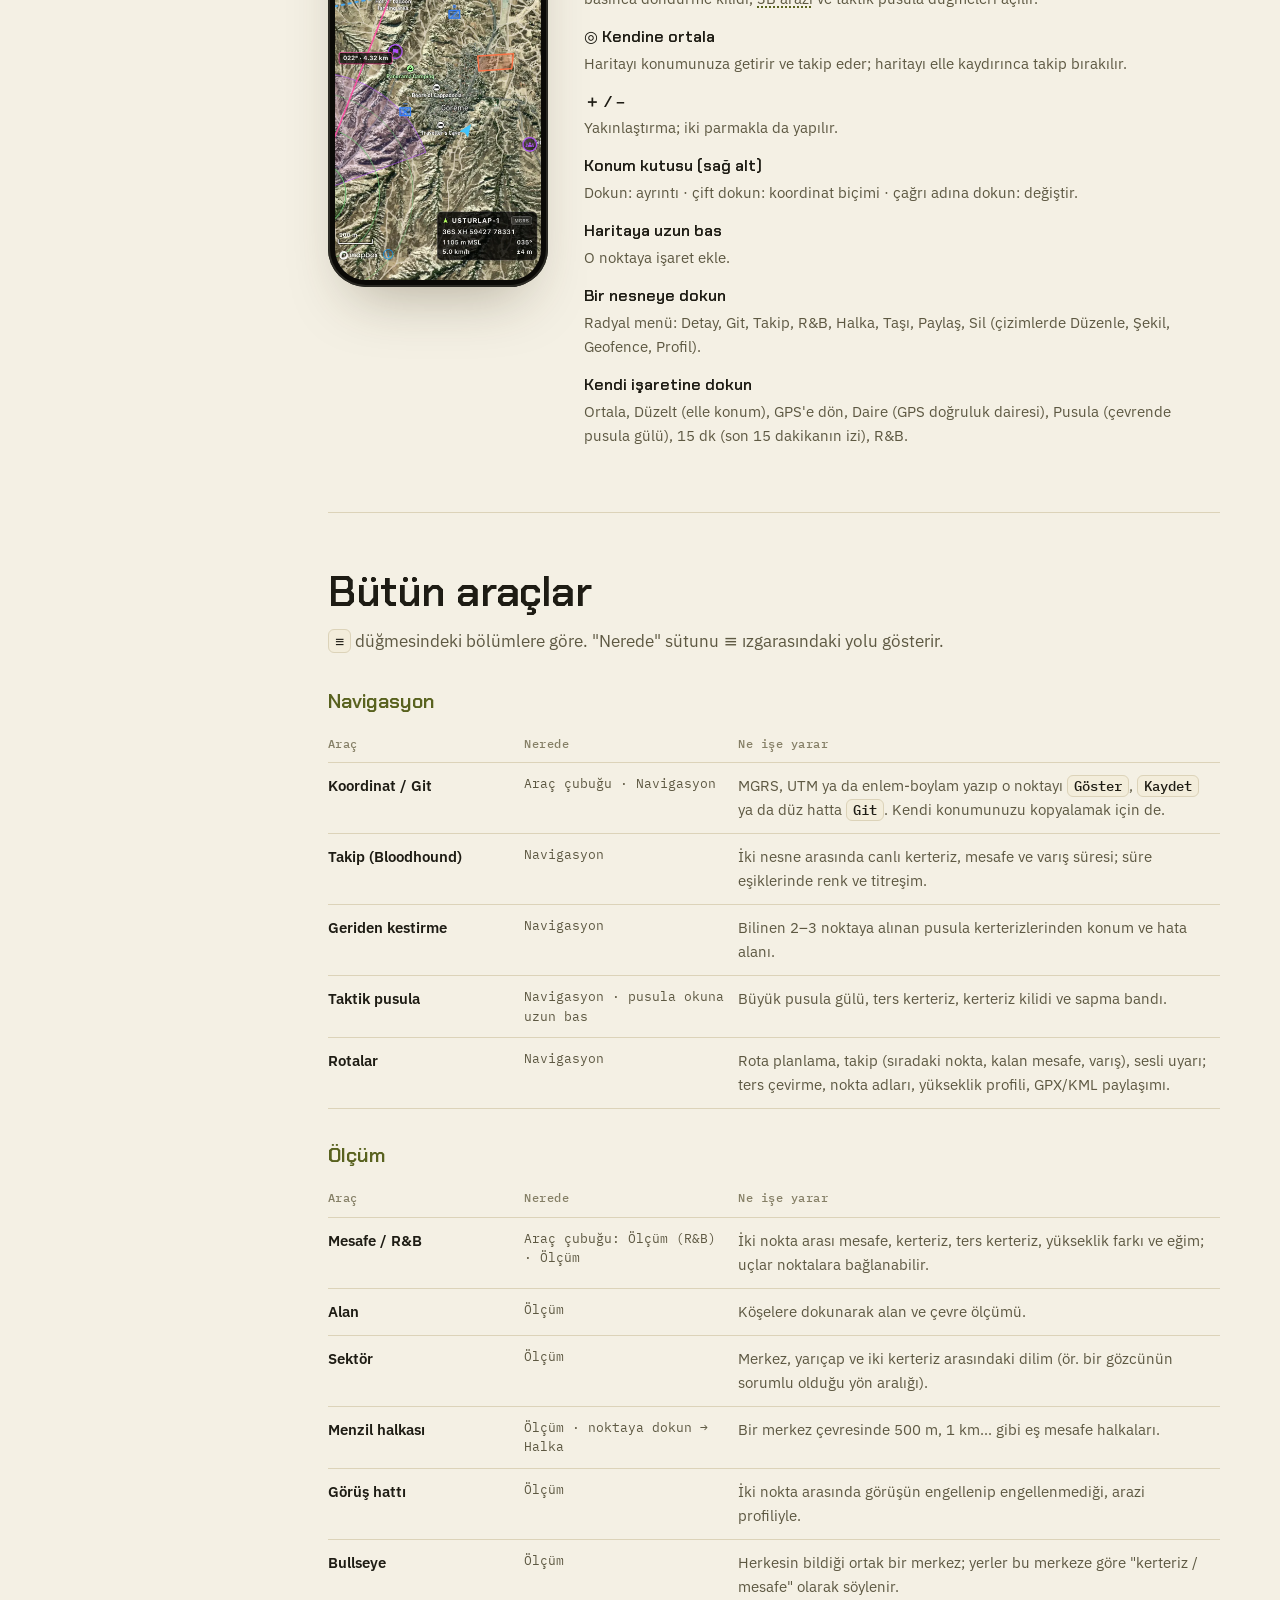
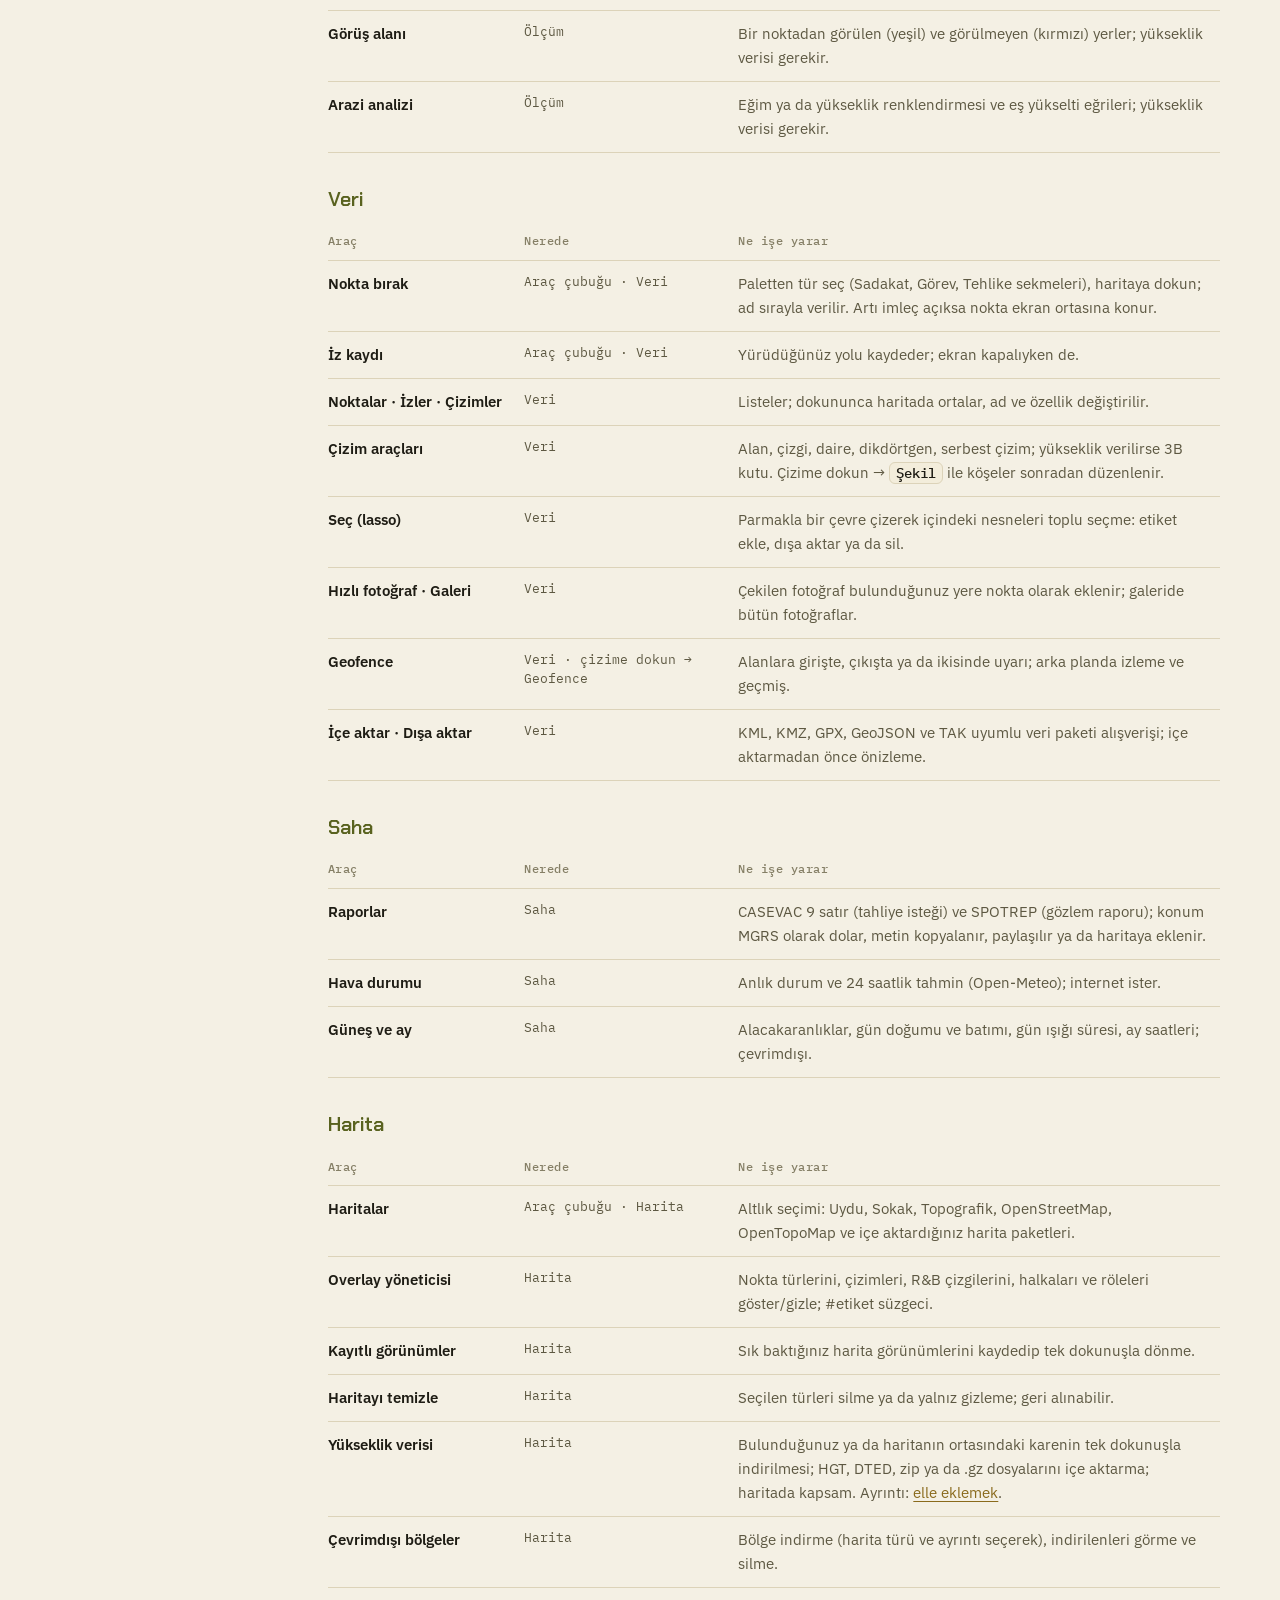
<file: website/rehber.html>
<!doctype html>
<html lang="tr">
<head>
<meta charset="utf-8">
<meta name="viewport" content="width=device-width, initial-scale=1, viewport-fit=cover">
<title>Kullanım rehberi · Usturlap</title>
<meta name="description" content="Usturlap'ı arazide kullanmayı bir arama-kurtarma günüyle anlatan rehber: hangi araç ne işe yarar, menüde nerede, nasıl kullanılır; yabancı terimler sözlüğü.">
<meta name="theme-color" content="#12110c">
<meta property="og:type" content="article">
<meta property="og:locale" content="tr_TR">
<meta property="og:title" content="Usturlap kullanım rehberi: bir arama-kurtarma günü">
<meta property="og:description" content="Akşam hazırlığından gece dönüşüne, arazide hangi aracı nerede kullanacağınızı bir hikâyeyle öğrenin.">
<meta property="og:image" content="https://aoyilmaz.github.io/usturlap/assets/img/og.jpg">
<meta property="og:url" content="https://aoyilmaz.github.io/usturlap/rehber.html">
<link rel="icon" href="assets/img/logo.svg" type="image/svg+xml">
<link rel="apple-touch-icon" href="assets/img/apple-touch-icon.png">
<link rel="preconnect" href="https://fonts.googleapis.com">
<link rel="preconnect" href="https://fonts.gstatic.com" crossorigin>
<link rel="stylesheet" href="https://fonts.googleapis.com/css2?family=Chakra+Petch:wght@500;600&family=IBM+Plex+Mono:wght@400;500;600&family=IBM+Plex+Sans:wght@400;500;600&display=swap">
<link rel="stylesheet" href="assets/css/site.css">
<script>try{var t=localStorage.getItem("usturlap-tema");if(t)document.documentElement.dataset.theme=t}catch(e){}</script>
</head>
<body>
<a class="skip" href="#icerik">İçeriğe geç</a>

<header class="site-head">
  <div class="wrap">
    <a class="brand" href="./" aria-label="Usturlap ana sayfa">
      <img src="assets/img/logo.svg" alt="" width="34" height="34">
      Usturlap
    </a>
    <nav class="site-nav" aria-label="Ana menü">
      <a href="./#ozellikler">Özellikler</a>
      <a href="rehber.html" aria-current="page">Rehber</a>
      <a href="./#kurulum">Kurulum</a>
      <a class="nav-gh" href="https://github.com/aoyilmaz/usturlap">GitHub</a>
    </nav>
    <button class="theme-btn" type="button" aria-label="Temayı değiştir">
      <svg class="moon" viewBox="0 0 24 24" fill="none" stroke="currentColor" stroke-width="2" stroke-linecap="round" stroke-linejoin="round" aria-hidden="true"><path d="M21 12.8A9 9 0 1 1 11.2 3a7 7 0 0 0 9.8 9.8z"/></svg>
      <svg class="sun" viewBox="0 0 24 24" fill="none" stroke="currentColor" stroke-width="2" stroke-linecap="round" aria-hidden="true"><circle cx="12" cy="12" r="4.5"/><path d="M12 1.5v2.5M12 20v2.5M1.5 12H4M20 12h2.5M4.6 4.6l1.8 1.8M17.6 17.6l1.8 1.8M4.6 19.4l1.8-1.8M17.6 6.4l1.8-1.8"/></svg>
    </button>
  </div>
</header>

<main id="icerik">

<section class="guide-hero">
  <div class="wrap">
    <p class="eyebrow">Kullanım rehberi</p>
    <h1>Arazide Usturlap: bir arama-kurtarma günü</h1>
    <p class="lead">Kapadokya'da kaybolan bir yürüyüşçüyü arayan gönüllü bir ekibin bir gününü baştan sona izleyin. Her bölümde ekibin hangi aracı neden kullandığını, aracın menüde nerede olduğunu ve nasıl kullanıldığını göreceksiniz. Sonda bütün araçların kısa bir rehberi ve yabancı terimler sözlüğü var.</p>
    <div class="guide-parts">
      <a href="#hikaye"><strong>1 · Hikâye</strong><span>Akşam hazırlığından gece dönüşüne, dokuz bölüm</span></a>
      <a href="#araclar"><strong>2 · Araç rehberi</strong><span>Bütün araçlar: nerede, ne işe yarar</span></a>
      <a href="#sozluk"><strong>3 · Sözlük</strong><span>MGRS, R&amp;B, geofence, 9 satır, BMNT, CTCSS…</span></a>
    </div>
    <p class="credit">Hikâye ve kişiler uydurmadır; bir tatbikat senaryosudur. Ekran görüntüleri Kapadokya'da örnek veriyle alındı. Gerçek bir acil durumda önce 112'yi arayın.</p>
  </div>
</section>

<div class="wrap guide">
  <nav class="toc" aria-label="Bu sayfada">
    <p class="toc-h">Hikâye</p>
    <a href="#b0">Akşam: hazırlık</a>
    <a href="#b1">Şafak: toplanma</a>
    <a href="#b2">Vadilere iniş</a>
    <a href="#b3">Gözetleme noktası</a>
    <a href="#b4">İlk iz</a>
    <a href="#b5">Telsiz ve GPS sorunu</a>
    <a href="#b6">Kazazede bulundu</a>
    <a href="#b7">Gece dönüşü</a>
    <a href="#b8">Merkezde</a>
    <p class="toc-h">Başvuru</p>
    <a href="#harita-ekrani">Harita ekranı</a>
    <a href="#araclar">Araç rehberi</a>
    <a href="#yukseklik">Yükseklik verisi</a>
    <a href="#sozluk">Sözlük</a>
  </nav>

  <div class="guide-body">

  <!-- =========================================================== HİKÂYE -->
  <section class="part" id="hikaye" aria-labelledby="h-hikaye">
    <p class="eyebrow">1 · Hikâye</p>
    <h2 id="h-hikaye">Kayıp yürüyüşçü</h2>
    <p class="part-intro">Cuma akşamı saat 20.00 sularında koordinasyon merkezine bir ihbar gelir: 34 yaşındaki Can, sabah Göreme'den Güvercinlik Vadisi'ne yürüyüşe çıkmış, akşam dönmemiş ve telefonuna ulaşılamıyor. Gönüllü arama-kurtarma ekibinin lideri Elif ile ekip arkadaşı Murat, şafakta aramaya başlayacak. Elif'in telefonunda Usturlap var; çağrı adı <strong>USTURLAP-1</strong>.</p>

    <!-- 0 -->
    <article class="chapter" id="b0" aria-labelledby="t-b0">
      <div class="story">
        <p class="when">Cuma 20.30 · Evde · İnternet var</p>
        <h3 id="t-b0">Akşam: hazırlık</h3>
        <p>Elif bilir ki Kapadokya'nın vadilerinde telefon çoğu zaman çekmez. Bu yüzden ilk iş, arama bölgesinin haritasını telefona indirmektir. Haritayı Göreme, Uçhisar ve Çavuşin'i kapsayacak şekilde çerçeveler, uydu ve topografik haritayı birlikte seçer.</p>
        <div class="tool">
          <h4>Çevrimdışı bölge indirme</h4>
          <p class="path"><b>≡</b> → <b>Harita</b> → <b>Çevrimdışı bölgeler</b> → <b>Yeni bölge indir</b></p>
          <ol>
            <li>Haritayı kaydırıp yakınlaştırarak alanı sarı çerçevenin içine alın.</li>
            <li><em>Harita türü</em>nden Uydu ve Topografik'i seçin; <em>Detay</em>da "Arazi (z16)" çoğu iş için yeter.</li>
            <li>Tahmini boyutu kontrol edip <b>İndir</b>'e dokunun. İndirilen bölge çevrimdışı açılır (<a class="term" href="#g-cevrimdisi">çevrimdışı bölge</a>).</li>
          </ol>
        </div>
        <p>Ardından arazinin yükseklik verisini yükler; ertesi gün nereden nereyi görebileceklerini ve hangi yamacın dik olduğunu hesaplamak için buna ihtiyacı olacak.</p>
        <div class="tool">
          <h4>Yükseklik verisi</h4>
          <p class="path"><b>≡</b> → <b>Harita</b> → <b>Yükseklik verisi</b></p>
          <ol>
            <li>Panel, bulunduğunuz yerin <a class="term" href="#g-dted">yükseklik karesinin</a> telefonda olup olmadığını yazar. Elif'inki yok: "Bulunduğun kare (N38E034) cihazda yok."</li>
            <li>Yanındaki <b>İndir</b>'e dokunur. Kapadokya'nın tamamını kapsayan kare (~10 MB) bir dakikadan kısa sürede iner ve listeye eklenir.</li>
            <li>Ekip başka bir bölgeye gidecekse, haritayı oraya kaydırıp paneli yeniden açar: <em>Harita ortası</em> satırındaki <b>İndir</b> o bölgenin karesini getirir.</li>
          </ol>
          <p>İndirme için internet gerekir; bir kez indirildikten sonra görüş alanı, eğim, eş yükselti ve yükseklik profili çevrimdışı hesaplanır. Elinizde hazır bir dosya varsa ya da başka kaynaktan indirmek isterseniz: <a href="#yukseklik">Yükseklik verisini elle eklemek</a>.</p>
        </div>
        <p>Vadilerde telsiz de zorlanabilir. Elif en yakın <a class="term" href="#g-role">telsiz rölesini</a> bulur: Uçhisar'ın batısında, Nevşehir Kahveci Dağı'nda bir VHF rölesi var. Frekanslarını not edip telsizine girer.</p>
        <div class="tool">
          <h4>Telsiz röleleri</h4>
          <p class="path"><b>≡</b> → <b>Sistem</b> → <b>Ayarlar</b> → <b>Telsiz röleleri</b> (aç) → Band: <b>VHF</b></p>
          <ol>
            <li>Haritada anten simgesine dokunun → <b>Detay</b>.</li>
            <li>Telsize <em>RX (dinle)</em> 145,600 MHz'i girin, <a class="term" href="#g-shift">shift</a>'i −0,6 MHz yapın; <a class="term" href="#g-ctcss">CTCSS</a> "yok" ise ton girmeyin.</li>
            <li>Rölenin çevresindeki halka yaklaşık 30 km'lik kaba kapsamadır; gerçek kapsama araziye göre değişir.</li>
          </ol>
        </div>
        <p>Sonra arama planını haritaya döker. Ekibin izleyeceği rotayı (<em>DEVRİYE</em>) Göreme'den kuzeydoğuya doğru noktalarla çizer. Vadideki kayalık, tehlikeli yamacı da bir alan olarak çizip <em>YASAK BÖLGE</em> adını verir ve bir <a class="term" href="#g-geofence">geofence</a> kurar: biri farkında olmadan oraya girerse telefon uyaracak.</p>
        <div class="tool">
          <h4>Rota planlama</h4>
          <p class="path"><b>≡</b> → <b>Navigasyon</b> → <b>Rotalar</b> → <b>Yeni rota planla</b></p>
          <p>Haritada rota noktalarına sırayla dokunun, bitince kaydedin. Rotanın menüsünden noktalara ad verebilir (KN1, KN2…), yükseklik profilini görebilir, dönüş için ters çevirebilirsiniz.</p>
        </div>
        <div class="tool">
          <h4>Alan çizmek ve geofence kurmak</h4>
          <p class="path"><b>≡</b> → <b>Veri</b> → <b>Çizim araçları</b> → Alan</p>
          <ol>
            <li>Alanın köşelerine dokunun, bitirip ad verin.</li>
            <li>Çizime dokunun → <b>Geofence</b> → "Girişte" uyarısını seçin.</li>
            <li>Uygulama arka plandayken de uyarsın istiyorsanız <b>≡</b> → <b>Veri</b> → <b>Geofence</b> → <b>Arka planda da izle</b>.</li>
          </ol>
        </div>
        <p>Son olarak ayarlara bakar: koordinat biçimi <a class="term" href="#g-mgrs">MGRS</a>, kuzey "manyetik" (el pusulasıyla aynı değerleri görmek için), düşük pil uyarısı açık. Planı Murat'ın telefonuna da gönderir.</p>
        <div class="tool">
          <h4>Planı paylaşmak</h4>
          <p class="path"><b>≡</b> → <b>Veri</b> → <b>Dışa aktar</b></p>
          <p>Ekipte Usturlap ya da <a class="term" href="#g-cot">TAK uyumlu</a> bir uygulama varsa <b>Veri paketi</b>, Google Earth için <b>KMZ</b>, GPS cihazları için <b>GPX</b> seçin. Usturlap'tan Usturlap'a giden dosyada daire, halka ve rota gibi ayrıntılar kaybolmaz.</p>
        </div>
      </div>
      <div class="chapter-media">
        <figure><div class="phone phone-sm"><img src="assets/shots/cevrimdisi.webp" width="800" height="1739" loading="lazy" decoding="async" alt="Bölge indir paneli: çerçeve, harita türü, ayrıntı ve tahmini boyut."></div><figcaption>Bölge indirme</figcaption></figure>
        <figure><div class="phone phone-sm"><img src="assets/shots/rehber-yukseklik.webp" width="800" height="1739" loading="lazy" decoding="async" alt="Yükseklik verisi paneli: Bulunduğun kare (N38E034) cihazda yok, yanında İndir düğmesi."></div><figcaption>Yükseklik verisi</figcaption></figure>
        <figure><div class="phone phone-sm"><img src="assets/shots/role-detay.webp" width="800" height="1739" loading="lazy" decoding="async" alt="Nevşehir Kahveci Dağı rölesinin RX, TX, shift ve CTCSS bilgileri."></div><figcaption>Röle ayrıntısı</figcaption></figure>
        <figure><div class="phone phone-sm"><img src="assets/shots/rehber-ayarlar.webp" width="800" height="1739" loading="lazy" decoding="async" alt="Ayarlar: gece modu, artı imleç, çağrı adı ve koordinat biçimi seçimi."></div><figcaption>Ayarlar</figcaption></figure>
      </div>
    </article>

    <!-- 1 -->
    <article class="chapter" id="b1" aria-labelledby="t-b1">
      <div class="story">
        <p class="when">Cumartesi 05.45 · Göreme · Şebeke zayıf</p>
        <h3 id="t-b1">Şafak: toplanma</h3>
        <p>Ekip Göreme'nin güneydoğusunda toplanır. Elif önce gün ışığının ne kadar süreceğine bakar: denizci <a class="term" href="#g-alacakaranlik">alacakaranlığı</a> (BMNT) 06.21'de başlıyor, gün 17.29'da batıyor, 18.29'da (EENT) karanlık çöküyor. Aramayı bu pencereye göre planlar.</p>
        <div class="tool">
          <h4>Güneş ve ay</h4>
          <p class="path"><b>≡</b> → <b>Saha</b> → <b>Güneş ve ay</b></p>
          <p>Alacakaranlık başlangıçları, gün doğumu, öğle, gün batımı, gün ışığı süresi ve ay saatleri bulunduğunuz yer için çevrimdışı hesaplanır.</p>
        </div>
        <p>Telefon son bir kez çekerken hava durumuna da bakar: hava kapalı, rüzgâr güneyden hafif, görüş iyi.</p>
        <div class="tool">
          <h4>Hava durumu</h4>
          <p class="path"><b>≡</b> → <b>Saha</b> → <b>Hava durumu</b> → <b>Güncelle</b></p>
          <p>İnternet ister; konum yaklaşık 11 km'ye yuvarlanarak sorulur. Son alınan bilgi çevrimdışıyken de görünür.</p>
        </div>
        <p>Toplanma yerini haritaya işaretler. Haritaya uzun basar, adını <em>TOPLANMA</em> yapar ve türü "Toplanma noktası" seçer. Kaybolan biri olursa herkes buraya dönecek.</p>
        <div class="tool">
          <h4>İşaret eklemek</h4>
          <p class="path">Haritada bir yere <b>uzun bas</b> → <b>İşaret ekle</b></p>
          <p>Ad, isteğe bağlı not ve tür (nokta, gözetleme, kontrol, toplanma noktası, sensör ya da <a class="term" href="#g-app6">askerî sembol</a>) seçilir. Hızlı işaretlemek için araç çubuğundaki <b>Nokta bırak</b>'ı kullanın: türü seçip haritaya dokunmanız yeter, ad sırayla verilir.</p>
        </div>
        <p>Murat telsizden konumunu sorar. Elif sağ alttaki konum kutusuna bakıp okur: "Otuz altı Sierra, X-ray Hotel, beş dokuz dört iki yedi, yedi sekiz üç üç bir." Bu, metre doğruluğunda bir <a class="term" href="#g-mgrs">MGRS</a> koordinatıdır.</p>
        <div class="tool">
          <h4>Konum kutusu</h4>
          <p class="path">Sağ alttaki kutu: <b>dokun</b> → ayrıntı · <b>çift dokun</b> → biçim · çağrı adına <b>dokun</b> → değiştir</p>
          <p>Kutu çağrı adını, koordinatı, <a class="term" href="#g-msl">MSL</a> yüksekliği, yönü, hızı ve GPS doğruluğunu gösterir. Dokununca UTM, WGS84, DM, DMS, <a class="term" href="#g-sapma">manyetik sapma</a> ve grid yakınsaması da görünür. Çift dokunuş biçimi MGRS → UTM → WGS84 → DM → DMS sırasıyla değiştirir.</p>
        </div>
      </div>
      <div class="chapter-media">
        <figure><div class="phone phone-sm"><img src="assets/shots/gunes-ay.webp" width="800" height="1739" loading="lazy" decoding="async" alt="Güneş ve ay paneli: BMNT, BMCT, gün doğumu, öğle, gün batımı, EECT, EENT."></div><figcaption>Güneş ve ay</figcaption></figure>
        <figure><div class="phone phone-sm"><img src="assets/shots/rehber-isaret.webp" width="800" height="1739" loading="lazy" decoding="async" alt="İşaret ekle penceresi: koordinat, ad, not ve tür seçimi."></div><figcaption>İşaret ekle</figcaption></figure>
        <figure><div class="phone phone-sm"><img src="assets/shots/rehber-konum-kutusu.webp" width="800" height="1739" loading="lazy" decoding="async" alt="Genişletilmiş konum kutusu: MGRS, UTM, WGS84, DM, DMS, sapma ve grid."></div><figcaption>Konum kutusu</figcaption></figure>
      </div>
    </article>

    <!-- 2 -->
    <article class="chapter" id="b2" aria-labelledby="t-b2">
      <div class="story">
        <p class="when">06.30 · Vadiye iniş · Şebeke yok</p>
        <h3 id="t-b2">Vadilere iniş</h3>
        <p>Vadiye inerken telefonun şebekesi tamamen gider; Usturlap'ın haritası ise indirilmiş olduğu için açık kalır. Elif yürüdükleri yolun kaydını başlatır: akşam koordinasyon merkezine hangi vadileri taradıklarını göstermesi gerekecek.</p>
        <div class="tool">
          <h4>İz kaydı</h4>
          <p class="path">Araç çubuğunda <b>İz kaydı</b> düğmesi (kırmızı olunca kayıtta)</p>
          <p>Ekran kapalıyken de kaydeder (bunun için konum izninde "her zaman" gerekir). Kayıtlı izler <b>≡</b> → <b>Veri</b> → <b>İzler</b>'de; GPX ya da KML olarak paylaşılabilir.</p>
        </div>
        <p>Sonra akşamdan hazırladığı DEVRİYE rotasını takibe alır. Ekranın altındaki şerit sıradaki noktaya mesafeyi ve <a class="term" href="#g-kerteriz">kerterizi</a>, kalan mesafeyi ve tahmini varış saatini gösterir. Bir noktaya varınca telefon bunu sesli söyler.</p>
        <div class="tool">
          <h4>Rota takibi</h4>
          <p class="path"><b>≡</b> → <b>Navigasyon</b> → <b>Rotalar</b> → rotaya <b>dokun</b></p>
          <p>Şeritteki oklarla önceki ya da sonraki noktaya geçebilir, ✕ ile takibi bırakabilirsiniz. Tek bir hedefe düz hatta gitmek için bir noktaya dokunup <b>Git</b>'i seçin ya da araç çubuğunda <b>Koordinat / Git</b>'e koordinat yazın.</p>
        </div>
        <p>Murat yanlış bir patikaya sapınca telefonu öter: "YASAK BÖLGE: girildi." Akşam kurduğu geofence, kayalık yamaca yaklaştığını haber vermiştir. Geri dönüp rotaya katılır.</p>
        <div class="tool">
          <h4>Geofence uyarısı</h4>
          <p>Uyarı uygulama öndeyken sesli okunur ve ekranda görünür; arkadayken bildirim olarak gelir. Girilen ve çıkılan alanların geçmişi <b>≡</b> → <b>Veri</b> → <b>Geofence</b>'de durur.</p>
        </div>
      </div>
      <div class="chapter-media">
        <figure><div class="phone phone-sm"><img src="assets/shots/rota.webp" width="800" height="1739" loading="lazy" decoding="async" alt="Rota takibi şeridi: ayak, sıradaki noktaya mesafe ve kerteriz, kalan mesafe, varış saati."></div><figcaption>Rota takibi</figcaption></figure>
        <figure><div class="phone phone-sm"><img src="assets/shots/geofence.webp" width="800" height="1739" loading="lazy" decoding="async" alt="Geofence uyarısı: YASAK BÖLGE alanına girildi."></div><figcaption>Geofence uyarısı</figcaption></figure>
      </div>
    </article>

    <!-- 3 -->
    <article class="chapter" id="b3" aria-labelledby="t-b3">
      <div class="story">
        <p class="when">09.15 · Uçhisar Kalesi · Gözetleme</p>
        <h3 id="t-b3">Gözetleme noktası</h3>
        <p>Murat aramaya devam ederken Elif, bölgenin en yüksek noktası olan Uçhisar Kalesi'ne çıkar. Buraya <em>GN-1</em> adında bir gözetleme noktası koymuştu. Asıl sorusu şu: buradan dürbünle hangi vadilerin içini görebilirim, hangileri gözden saklı kalır?</p>
        <div class="tool">
          <h4>Görüş alanı</h4>
          <p class="path"><b>≡</b> → <b>Ölçüm</b> → <b>Görüş alanı</b></p>
          <ol>
            <li>Gözlemci olarak <b>Konumum</b>'u ya da harita ortasını seçin.</li>
            <li>Gözlemci yüksekliğini (kalede 10 m), görülecek hedefi (ayakta bir insan) ve yarıçapı belirleyin.</li>
            <li><b>Hesapla</b>. Yeşil alanlar görülür, kırmızılar görülmez. Bitki örtüsü ve binalar hesaba katılmaz (<a class="term" href="#g-gorus-alani">görüş alanı</a>).</li>
          </ol>
        </div>
        <p>Haritadaki kırmızı lekeler, kaleden görülemeyen vadi diplerini gösterir. Elif, Murat'ı bunlardan en yakınına yönlendirir. Önce yolun ne kadar dik olduğuna bakar.</p>
        <div class="tool">
          <h4>Arazi analizi: eğim ve eş yükselti</h4>
          <p class="path"><b>≡</b> → <b>Ölçüm</b> → <b>Arazi analizi</b></p>
          <p>Seçilen alan için <a class="term" href="#g-egim">eğim</a> renklendirmesi (kırmızı = dik) ya da yükseklik katmanı çizer; <b>Eğrileri çiz</b> ile <a class="term" href="#g-es-yukselti">eş yükselti eğrileri</a> eklenir. İki nokta arasındaki iniş-çıkışları görmek için bir çizgiye ya da rotaya dokunup <b>Profil</b>'i seçin.</p>
        </div>
        <p>Kaleden ileriye, yaklaşık kuzeydoğu yönünde bir ışık parlaması görür. Telefonu o yöne tutar ve kerterizi kilitler.</p>
        <div class="tool">
          <h4>Taktik pusula</h4>
          <p class="path"><b>≡</b> → <b>Navigasyon</b> → <b>Taktik pusula</b> (ya da pusula okuna uzun bas)</p>
          <p>Büyük pusula gülü, telefonun baktığı yönü ve <a class="term" href="#g-kerteriz">ters kerterizi</a> gösterir. <b>Kerterizi kilitle</b> ile yön sabitlenir; yürürken "DOĞRU" bandından ne kadar saptığınızı görürsünüz. <b>Kerteriz gir</b> ile bir telsiz mesajındaki yönü elle yazabilirsiniz.</p>
        </div>
        <p>Işığın geldiği yere olan mesafeyi kestirmek için haritada kaleden o noktaya bir çizgi çeker.</p>
        <div class="tool">
          <h4>Mesafe-kerteriz çizgisi (R&amp;B)</h4>
          <p class="path">Araç çubuğunda <b>Ölçüm (R&amp;B)</b> → <b>Mesafe / R&amp;B</b> → iki noktaya dokun</p>
          <p><a class="term" href="#g-rb">R&amp;B</a> çizgisi mesafeyi, kerterizi, ters kerterizi, yükseklik farkını ve eğimi gösterir. Uçları bir noktaya bağlanırsa nokta taşındığında çizgi de güncellenir.</p>
        </div>
      </div>
      <div class="chapter-media">
        <figure><div class="phone phone-sm"><img src="assets/shots/gorus-alani.webp" width="800" height="1739" loading="lazy" decoding="async" alt="Uçhisar'daki gözetleme noktasından görülen yerler yeşil, görülmeyenler kırmızı."></div><figcaption>Görüş alanı</figcaption></figure>
        <figure><div class="phone phone-sm"><img src="assets/shots/arazi.webp" width="800" height="1739" loading="lazy" decoding="async" alt="Eğim renklendirmesi ve eş yükselti eğrileri."></div><figcaption>Eğim ve eş yükselti</figcaption></figure>
        <figure><div class="phone phone-sm"><img src="assets/shots/taktik-pusula.webp" width="800" height="1739" loading="lazy" decoding="async" alt="Taktik pusula: 035° ve ters kerteriz 215°, kerteriz kilidi."></div><figcaption>Taktik pusula</figcaption></figure>
      </div>
    </article>

    <!-- 4 -->
    <article class="chapter" id="b4" aria-labelledby="t-b4">
      <div class="story">
        <p class="when">11.40 · Güvercinlik Vadisi · İz</p>
        <h3 id="t-b4">İlk iz</h3>
        <p>Murat, ışığın görüldüğü yönde bir patikanın kenarında yere düşmüş bir su şişesi bulur. Yerini hemen işaretler ve fotoğrafını çeker; fotoğraf bulunduğu yere yeni bir nokta olarak eklenir.</p>
        <div class="tool">
          <h4>Hızlı fotoğraf ve galeri</h4>
          <p class="path"><b>≡</b> → <b>Veri</b> → <b>Hızlı fotoğraf</b></p>
          <p>Kamera açılır; çektiğiniz fotoğraf bulunduğunuz yerde yeni bir noktaya (FOTO-1, FOTO-2…) bağlanır. Bütün fotoğraflar <b>≡</b> → <b>Veri</b> → <b>Galeri</b>'de; fotoğrafa dokununca haritada yerine gidilir.</p>
        </div>
        <p>Elif telsizden yeri sormak ister, ama açık telsizde tam koordinat okumak istemez. Akşamdan Göreme'nin ortasına bir <a class="term" href="#g-bullseye">bullseye</a> kurmuşlardı. Murat konumunu bu ortak noktaya göre söyler: "Bullseye'dan yüz elli derece, beş yüz metre."</p>
        <div class="tool">
          <h4>Bullseye</h4>
          <p class="path"><b>≡</b> → <b>Ölçüm</b> → <b>Bullseye</b></p>
          <ol>
            <li><b>Konumuma kur</b> ya da <b>Harita ortasına kur</b>.</li>
            <li>Halka aralığını ve sayısını seçin; haritada eş merkezli halkalar ve 30°'de bir yön ışınları çizilir.</li>
            <li>Paneldeki "BE 150° / 501 m" satırı, sizin bullseye'a göre yerinizdir; herkes aynı merkezi bildiği için telsizde kısa ve anlaşılır olur.</li>
          </ol>
        </div>
        <p>Elif, şişenin bulunduğu noktaya dokunur ve açılan menüden noktayı Murat'a gönderir.</p>
        <div class="tool">
          <h4>Radyal menü</h4>
          <p class="path">Haritadaki bir noktaya <b>dokun</b></p>
          <p>Noktanın çevresinde düğmeler açılır: <b>Detay</b> (ad, not, fotoğraf, yükseklik), <b>Git</b>, <b>Takip</b>, <b>R&amp;B</b>, <b>Halka</b> (<a class="term" href="#g-menzil">menzil halkası</a>), <b>Taşı</b>, <b>Paylaş</b>, <b>Sil</b>. Çizimlere dokununca <b>Düzenle</b>, <b>Şekil</b>, <b>Geofence</b>, <b>Profil</b> çıkar.</p>
        </div>
      </div>
      <div class="chapter-media">
        <figure><div class="phone phone-sm"><img src="assets/shots/rehber-bullseye.webp" width="800" height="1739" loading="lazy" decoding="async" alt="Bullseye paneli: merkez, konumun bullseye'a göre kerterizi ve mesafesi, halka aralığı ve sayısı."></div><figcaption>Bullseye</figcaption></figure>
        <figure><div class="phone phone-sm"><img src="assets/shots/olcum.webp" width="800" height="1739" loading="lazy" decoding="async" alt="Mesafe-kerteriz çizgisinin ayrıntısı: mesafe, kerteriz, ters kerteriz, yükseklik ve eğim."></div><figcaption>R&amp;B ayrıntısı</figcaption></figure>
      </div>
    </article>

    <!-- 5 -->
    <article class="chapter" id="b5" aria-labelledby="t-b5">
      <div class="story">
        <p class="when">13.20 · Dar vadi · Telsiz ve GPS zayıf</p>
        <h3 id="t-b5">Telsiz ve GPS sorunu</h3>
        <p>Murat dar ve derin bir vadiye girince telsizdeki sesi parçalanmaya başlar. Doğrudan bağlantı yetmiyor. Elif röleye geçmeye karar verir; röleye doğru biraz yükselmenin yardımcı olacağını bilir.</p>
        <div class="tool">
          <h4>Röleye yönelmek</h4>
          <p class="path">Haritada anten simgesine <b>dokun</b> → <b>Git</b> ya da <b>R&amp;B</b></p>
          <p><b>Git</b>, röleye düz hatta kerteriz ve mesafeyi ekranın altındaki şeritte gösterir. Telsizi RX 145,600 / TX 145,000 MHz'e ayarlayın (<a class="term" href="#g-shift">shift</a> −0,6). Röle kullanmak için <a class="term" href="#g-role">amatör telsiz ehliyeti</a> gerekir.</p>
        </div>
        <p>Vadinin dibinde Murat'ın GPS'i de şaşırır; konum kutusundaki doğruluk ±60 m'ye çıkar. Elif ona eski usulü hatırlatır: iki bilinen noktaya el pusulasıyla kerteriz almak. Murat, kaledeki GN-1'e ve toplanma noktasındaki direğe yön alır.</p>
        <div class="tool">
          <h4>Geriden kestirme</h4>
          <p class="path"><b>≡</b> → <b>Navigasyon</b> → <b>Geriden kestirme</b></p>
          <ol>
            <li><b>Nokta 1</b> ve <b>Nokta 2</b>'de bilinen iki noktayı seçin; her birine pusulayla aldığınız kerterizi yazın.</li>
            <li>Mümkünse üçüncü noktayı da ekleyin; en iyisi aralarında yaklaşık 90° olan noktalar.</li>
            <li>Haritada bulunan yer ve hata alanı görünür. <b>Konumum yap</b> ile konumunuz bu noktaya çekilir (<a class="term" href="#g-kestirme">geriden kestirme</a>).</li>
          </ol>
        </div>
        <div class="tool">
          <h4>Konumu elle düzeltmek</h4>
          <p class="path">Kendi işaretine (ok) <b>dokun</b> → <b>Düzelt</b></p>
          <p>Haritada bir yere dokunarak, koordinat yazarak ya da bilinen bir noktadan kerteriz ve mesafeyle konumunuzu elle verebilirsiniz; elle verilen konum turuncu görünür. <b>GPS'e dön</b> ile yeniden GPS'e geçilir.</p>
        </div>
      </div>
      <div class="chapter-media">
        <figure><div class="phone phone-sm"><img src="assets/shots/roleler.webp" width="800" height="1739" loading="lazy" decoding="async" alt="Kapadokya çevresindeki telsiz röleleri ve seçili rölenin kapsama halkası."></div><figcaption>Röleler</figcaption></figure>
        <figure><div class="phone phone-sm"><img src="assets/shots/rehber-kestirme.webp" width="800" height="1739" loading="lazy" decoding="async" alt="Geriden kestirme paneli: iki nokta, kerteriz alanları, üçüncü nokta ve pusula hassasiyeti."></div><figcaption>Geriden kestirme</figcaption></figure>
      </div>
    </article>

    <!-- 6 -->
    <article class="chapter" id="b6" aria-labelledby="t-b6">
      <div class="story">
        <p class="when">14.05 · Vadi dibi · Kazazede</p>
        <h3 id="t-b6">Kazazede bulundu</h3>
        <p>Su şişesinden yaklaşık 400 metre ileride Murat, Can'ı bir kaya çıkıntısının dibinde bulur. Bilinci açık ama ayak bileği kırık, yürüyemiyor. Elif hemen bir tahliye isteği hazırlar. Kurtarma ekipleri bu isteği standart bir biçimde, satır satır bekler.</p>
        <div class="tool">
          <h4>CASEVAC 9 satır</h4>
          <p class="path"><b>≡</b> → <b>Saha</b> → <b>Raporlar</b> → <b>CASEVAC 9 satır</b></p>
          <ol>
            <li><em>1) Alım yeri</em>: <b>Konumum</b> ya da <b>Harita ortası</b> ile MGRS kendiliğinden dolar.</li>
            <li><em>2) Frekans ve çağrı adı</em>, <em>3) öncelik</em> (A: acil), <em>4) özel teçhizat</em>, <em>5) sedyeli / yürüyebilen</em>, <em>7) işaretleme</em> (ör. duman) gibi satırları seçin.</li>
            <li>Alttaki rapor metni telsizden okunmaya hazırdır: <b>Kopyala</b>, <b>Paylaş</b> ya da <b>Haritaya ekle</b>. Satırların anlamı için <a class="term" href="#g-casevac">sözlük</a>.</li>
          </ol>
        </div>
        <p>Helikopter için yakında düz ve yeterince geniş bir alan gerekir. Elif eğim katmanında yeşil (düz) bir tarlayı seçer ve alanını ölçer: 78 hektar, fazlasıyla yeterli.</p>
        <div class="tool">
          <h4>Alan ölçümü</h4>
          <p class="path">Araç çubuğunda <b>Ölçüm (R&amp;B)</b> → <b>Alan</b> → köşelere dokun</p>
          <p>Alanı ve çevreyi canlı gösterir; geri al ve temizle düğmeleri şeritte. Kalıcı bir çizim olarak saklamak için <b>Çizim araçları</b>'nı kullanın.</p>
        </div>
        <p>Kurtarma ekibi Göreme'den yola çıkınca Elif, ekibin kazazedeye ne kadar kaldığını izlemek için bir takip açar. Varış süresi 15 dakikanın altına inince şerit sarıya, 5 dakikanın altında kırmızıya döner.</p>
        <div class="tool">
          <h4>Takip</h4>
          <p class="path"><b>≡</b> → <b>Navigasyon</b> → <b>Takip (Bloodhound)</b> ya da noktaya dokun → <b>Takip</b></p>
          <p>Başlangıç (genellikle "Ben") ve hedef seçilir; haritada ikisi arasında canlı bir çizgi, şeritte kerteriz, mesafe ve varış süresi görünür. Renk eşikleri panelden ayarlanır (<a class="term" href="#g-takip">takip</a>).</p>
        </div>
      </div>
      <div class="chapter-media">
        <figure><div class="phone phone-sm"><img src="assets/shots/rehber-casevac.webp" width="800" height="1739" loading="lazy" decoding="async" alt="CASEVAC 9 satır formu: alım yeri MGRS, frekans ve çağrı adı, önceliğe göre hasta sayısı, özel teçhizat."></div><figcaption>CASEVAC 9 satır</figcaption></figure>
        <figure><div class="phone phone-sm"><img src="assets/shots/olcum-alan.webp" width="800" height="1739" loading="lazy" decoding="async" alt="Alan ölçümü: 78,23 hektar, çevre 3,43 km."></div><figcaption>Alan ölçümü</figcaption></figure>
        <figure><div class="phone phone-sm"><img src="assets/shots/rehber-takip.webp" width="800" height="1739" loading="lazy" decoding="async" alt="Takip paneli: başlangıç, hedef ve varış süresi renkleri."></div><figcaption>Takip</figcaption></figure>
      </div>
    </article>

    <!-- 7 -->
    <article class="chapter" id="b7" aria-labelledby="t-b7">
      <div class="story">
        <p class="when">17.50 · Karanlık çökerken · Dönüş</p>
        <h3 id="t-b7">Gece dönüşü</h3>
        <p>Can helikopterle hastaneye götürüldükten sonra ekip geri döner. Hava kararmıştır; parlak ekran hem gözü kamaştırır hem de karanlığa alışmış gözü bozar. Elif gece moduna geçer: arayüz ve harita kırmızı tonlara bürünür.</p>
        <div class="tool">
          <h4>Gece modu</h4>
          <p class="path"><b>≡</b> → <b>Sistem</b> → <b>Ayarlar</b> → <b>Gece modu</b></p>
          <p>Işık disiplini için karartma ve kırmızı renkler. Araç çubuğuna da eklenebilir (<b>≡</b> → <b>Sistem</b> → <b>Araç çubuğu</b>).</p>
        </div>
        <p>Dönüş için sabahki rotayı ters çevirir; böylece aynı kontrol noktalarından geri dönerler.</p>
        <div class="tool">
          <h4>Rotayı ters çevirmek</h4>
          <p class="path"><b>≡</b> → <b>Navigasyon</b> → <b>Rotalar</b> → rotanın <b>⋮</b> menüsü → <b>Ters çevir (dönüş)</b></p>
          <p>Ardından rotaya dokunup takibe alın.</p>
        </div>
        <div class="tool">
          <h4>Ekranı açık tutmak, pil</h4>
          <p class="path"><b>≡</b> → <b>Sistem</b> → <b>Ayarlar</b></p>
          <p><b>Ekranı açık tut</b> rota izlerken ekranın kararmasını önler. <b>Düşük pil uyarısı</b> %20, %10 ve %5'te titreşim ve uyarı verir. <b>İz kaydı kendiliğinden dursun</b> ile kayıt seçtiğiniz süre (ör. 2 saat) dolunca kendiliğinden durur; kapatmayı unutsanız da pil boşa gitmez.</p>
        </div>
      </div>
      <div class="chapter-media">
        <figure><div class="phone phone-sm"><img src="assets/shots/gece.webp" width="800" height="1739" loading="lazy" decoding="async" alt="Gece modu: harita ve arayüz kırmızı tonlarda."></div><figcaption>Gece modu</figcaption></figure>
      </div>
    </article>

    <!-- 8 -->
    <article class="chapter" id="b8" aria-labelledby="t-b8">
      <div class="story">
        <p class="when">20.10 · Koordinasyon merkezi · İnternet var</p>
        <h3 id="t-b8">Merkezde</h3>
        <p>Merkezde Elif günün kaydını teslim eder. İz kaydını durdurur. Taradıkları vadilerin izini GPX olarak, bulunan iz ve kazazede noktalarını KML olarak gönderir; merkez bunları bilgisayardaki haritaya yükler. Diğer ekipteki arkadaşı Usturlap kullandığı için ona bütün günü tek bir veri paketi olarak AirDrop'la yollar.</p>
        <div class="tool">
          <h4>Dışa aktarma ve veri paketi</h4>
          <p class="path"><b>≡</b> → <b>Veri</b> → <b>Dışa aktar</b></p>
          <p>Biçimi (<a class="term" href="#g-kml">KMZ, KML</a>, <a class="term" href="#g-gpx">GPX</a>, GeoJSON, <a class="term" href="#g-veri-paketi">veri paketi</a>) ve neyin gideceğini (noktalar, çizimler, izler, R&amp;B çizgileri, halkalar) seçin. Gelen bir dosya iPhone'da Dosyalar ya da AirDrop'tan "Usturlap ile aç" ile açılır; içe aktarmadan önce neyin alınacağı gösterilir.</p>
        </div>
        <p>Son olarak telefonun yedeğini alır: bütün noktalar, çizimler, izler ve fotoğraflar tek bir şifreli dosyada.</p>
        <div class="tool">
          <h4>Şifreli yedek</h4>
          <p class="path"><b>≡</b> → <b>Sistem</b> → <b>Yedekle / geri yükle</b></p>
          <p>Bir parola belirleyin; yedek bu parolayla şifrelenir (AES-256). Parola unutulursa yedek açılamaz. Harita dosyaları ve yükseklik verisi büyük olduğu için yedeğe girmez.</p>
        </div>
        <div class="tool">
          <h4>Haritayı temizlemek ve acil silme</h4>
          <p class="path"><b>≡</b> → <b>Harita</b> → <b>Haritayı temizle</b> · <b>≡</b> → <b>Sistem</b> → <b>Acil veri silme</b></p>
          <p><b>Haritayı temizle</b> seçtiğiniz türleri (ör. tatbikatın çizimleri) siler ya da yalnız gizler; geri alınabilir. <b>Acil veri silme</b> ise telefon kaybolma ya da ele geçme tehlikesindeyse bütün içeriği kalıcı olarak siler; isterseniz indirilen haritaları da.</p>
        </div>
        <p class="moral">Can'ın ailesi gece yarısı hastaneden aradığında Elif telefonunu şarja takmıştı bile. Ertesi hafta ekip, aynı vadilerde bir tatbikat yaptı; bu sefer herkesin telefonunda harita önceden indirilmişti.</p>
      </div>
      <div class="chapter-media">
        <figure><div class="phone phone-sm"><img src="assets/shots/disa-aktar.webp" width="800" height="1739" loading="lazy" decoding="async" alt="Dışa aktar paneli: KMZ, veri paketi, KML, GPX, GeoJSON ve nesne türleri."></div><figcaption>Dışa aktar</figcaption></figure>
        <figure><div class="phone phone-sm"><img src="assets/shots/yedek.webp" width="800" height="1739" loading="lazy" decoding="async" alt="Yedekle / geri yükle paneli."></div><figcaption>Şifreli yedek</figcaption></figure>
      </div>
    </article>
  </section>

  <!-- =========================================================== HARİTA EKRANI -->
  <section class="part" id="harita-ekrani" aria-labelledby="h-ekran">
    <p class="eyebrow">2 · Araç rehberi</p>
    <h2 id="h-ekran">Harita ekranı</h2>
    <p class="part-intro">Usturlap'ta her şey tek ekranda. Araçlar sol üstteki çubukta, bütün liste <b>≡</b> düğmesinde. Düğmeler eldivenle basılacak kadar büyük.</p>
    <div class="screen-map">
      <figure><div class="phone phone-sm"><img src="assets/shots/ana-ekran.webp" width="800" height="1739" loading="lazy" decoding="async" alt="Ana ekran: sol üstte araç çubuğu, altında pusula, kendine ortala ve yakınlaştırma; sağ altta konum kutusu."></div></figure>
      <dl class="screen-keys">
        <dt>Araç çubuğu (sol üst)</dt>
        <dd><b>≡</b> bütün araçlar; yanında varsayılan olarak Nokta bırak, Ölçüm (R&amp;B), Koordinat / Git, Haritalar ve İz kaydı. Çubuğa hangi araçların konacağı <b>≡</b> → <b>Sistem</b> → <b>Araç çubuğu</b>'ndan seçilir.</dd>
        <dt>Pusula oku</dt>
        <dd>Kırmızı uç kuzeyi gösterir. Dokunmak <a class="term" href="#g-track-up">kuzey-yukarı ile yön-yukarı</a> arasında geçirir. Uzun basınca döndürme kilidi, <a class="term" href="#g-3b">3B arazi</a> ve taktik pusula düğmeleri açılır.</dd>
        <dt>◎ Kendine ortala</dt>
        <dd>Haritayı konumunuza getirir ve takip eder; haritayı elle kaydırınca takip bırakılır.</dd>
        <dt>＋ / −</dt>
        <dd>Yakınlaştırma; iki parmakla da yapılır.</dd>
        <dt>Konum kutusu (sağ alt)</dt>
        <dd>Dokun: ayrıntı · çift dokun: koordinat biçimi · çağrı adına dokun: değiştir.</dd>
        <dt>Haritaya uzun bas</dt>
        <dd>O noktaya işaret ekle.</dd>
        <dt>Bir nesneye dokun</dt>
        <dd>Radyal menü: Detay, Git, Takip, R&amp;B, Halka, Taşı, Paylaş, Sil (çizimlerde Düzenle, Şekil, Geofence, Profil).</dd>
        <dt>Kendi işaretine dokun</dt>
        <dd>Ortala, Düzelt (elle konum), GPS'e dön, Daire (GPS doğruluk dairesi), Pusula (çevrende pusula gülü), 15 dk (son 15 dakikanın izi), R&amp;B.</dd>
      </dl>
    </div>
  </section>

  <!-- =========================================================== ARAÇLAR -->
  <section class="part" id="araclar" aria-labelledby="h-araclar">
    <h2 id="h-araclar">Bütün araçlar</h2>
    <p class="part-intro"><b>≡</b> düğmesindeki bölümlere göre. "Nerede" sütunu ≡ ızgarasındaki yolu gösterir.</p>

    <h3 class="tools-h">Navigasyon</h3>
    <div class="table-scroll"><table class="tools">
      <thead><tr><th scope="col">Araç</th><th scope="col">Nerede</th><th scope="col">Ne işe yarar</th></tr></thead>
      <tbody>
        <tr><th scope="row">Koordinat / Git</th><td>Araç çubuğu · Navigasyon</td><td>MGRS, UTM ya da enlem-boylam yazıp o noktayı <b>Göster</b>, <b>Kaydet</b> ya da düz hatta <b>Git</b>. Kendi konumunuzu kopyalamak için de.</td></tr>
        <tr><th scope="row">Takip (Bloodhound)</th><td>Navigasyon</td><td>İki nesne arasında canlı kerteriz, mesafe ve varış süresi; süre eşiklerinde renk ve titreşim.</td></tr>
        <tr><th scope="row">Geriden kestirme</th><td>Navigasyon</td><td>Bilinen 2–3 noktaya alınan pusula kerterizlerinden konum ve hata alanı.</td></tr>
        <tr><th scope="row">Taktik pusula</th><td>Navigasyon · pusula okuna uzun bas</td><td>Büyük pusula gülü, ters kerteriz, kerteriz kilidi ve sapma bandı.</td></tr>
        <tr><th scope="row">Rotalar</th><td>Navigasyon</td><td>Rota planlama, takip (sıradaki nokta, kalan mesafe, varış), sesli uyarı; ters çevirme, nokta adları, yükseklik profili, GPX/KML paylaşımı.</td></tr>
      </tbody>
    </table></div>

    <h3 class="tools-h">Ölçüm</h3>
    <div class="table-scroll"><table class="tools">
      <thead><tr><th scope="col">Araç</th><th scope="col">Nerede</th><th scope="col">Ne işe yarar</th></tr></thead>
      <tbody>
        <tr><th scope="row">Mesafe / R&amp;B</th><td>Araç çubuğu: Ölçüm (R&amp;B) · Ölçüm</td><td>İki nokta arası mesafe, kerteriz, ters kerteriz, yükseklik farkı ve eğim; uçlar noktalara bağlanabilir.</td></tr>
        <tr><th scope="row">Alan</th><td>Ölçüm</td><td>Köşelere dokunarak alan ve çevre ölçümü.</td></tr>
        <tr><th scope="row">Sektör</th><td>Ölçüm</td><td>Merkez, yarıçap ve iki kerteriz arasındaki dilim (ör. bir gözcünün sorumlu olduğu yön aralığı).</td></tr>
        <tr><th scope="row">Menzil halkası</th><td>Ölçüm · noktaya dokun → Halka</td><td>Bir merkez çevresinde 500 m, 1 km… gibi eş mesafe halkaları.</td></tr>
        <tr><th scope="row">Görüş hattı</th><td>Ölçüm</td><td>İki nokta arasında görüşün engellenip engellenmediği, arazi profiliyle.</td></tr>
        <tr><th scope="row">Bullseye</th><td>Ölçüm</td><td>Herkesin bildiği ortak bir merkez; yerler bu merkeze göre "kerteriz / mesafe" olarak söylenir.</td></tr>
        <tr><th scope="row">Görüş alanı</th><td>Ölçüm</td><td>Bir noktadan görülen (yeşil) ve görülmeyen (kırmızı) yerler; yükseklik verisi gerekir.</td></tr>
        <tr><th scope="row">Arazi analizi</th><td>Ölçüm</td><td>Eğim ya da yükseklik renklendirmesi ve eş yükselti eğrileri; yükseklik verisi gerekir.</td></tr>
      </tbody>
    </table></div>

    <h3 class="tools-h">Veri</h3>
    <div class="table-scroll"><table class="tools">
      <thead><tr><th scope="col">Araç</th><th scope="col">Nerede</th><th scope="col">Ne işe yarar</th></tr></thead>
      <tbody>
        <tr><th scope="row">Nokta bırak</th><td>Araç çubuğu · Veri</td><td>Paletten tür seç (Sadakat, Görev, Tehlike sekmeleri), haritaya dokun; ad sırayla verilir. Artı imleç açıksa nokta ekran ortasına konur.</td></tr>
        <tr><th scope="row">İz kaydı</th><td>Araç çubuğu · Veri</td><td>Yürüdüğünüz yolu kaydeder; ekran kapalıyken de.</td></tr>
        <tr><th scope="row">Noktalar · İzler · Çizimler</th><td>Veri</td><td>Listeler; dokununca haritada ortalar, ad ve özellik değiştirilir.</td></tr>
        <tr><th scope="row">Çizim araçları</th><td>Veri</td><td>Alan, çizgi, daire, dikdörtgen, serbest çizim; yükseklik verilirse 3B kutu. Çizime dokun → <b>Şekil</b> ile köşeler sonradan düzenlenir.</td></tr>
        <tr><th scope="row">Seç (lasso)</th><td>Veri</td><td>Parmakla bir çevre çizerek içindeki nesneleri toplu seçme: etiket ekle, dışa aktar ya da sil.</td></tr>
        <tr><th scope="row">Hızlı fotoğraf · Galeri</th><td>Veri</td><td>Çekilen fotoğraf bulunduğunuz yere nokta olarak eklenir; galeride bütün fotoğraflar.</td></tr>
        <tr><th scope="row">Geofence</th><td>Veri · çizime dokun → Geofence</td><td>Alanlara girişte, çıkışta ya da ikisinde uyarı; arka planda izleme ve geçmiş.</td></tr>
        <tr><th scope="row">İçe aktar · Dışa aktar</th><td>Veri</td><td>KML, KMZ, GPX, GeoJSON ve TAK uyumlu veri paketi alışverişi; içe aktarmadan önce önizleme.</td></tr>
      </tbody>
    </table></div>

    <h3 class="tools-h">Saha</h3>
    <div class="table-scroll"><table class="tools">
      <thead><tr><th scope="col">Araç</th><th scope="col">Nerede</th><th scope="col">Ne işe yarar</th></tr></thead>
      <tbody>
        <tr><th scope="row">Raporlar</th><td>Saha</td><td>CASEVAC 9 satır (tahliye isteği) ve SPOTREP (gözlem raporu); konum MGRS olarak dolar, metin kopyalanır, paylaşılır ya da haritaya eklenir.</td></tr>
        <tr><th scope="row">Hava durumu</th><td>Saha</td><td>Anlık durum ve 24 saatlik tahmin (Open-Meteo); internet ister.</td></tr>
        <tr><th scope="row">Güneş ve ay</th><td>Saha</td><td>Alacakaranlıklar, gün doğumu ve batımı, gün ışığı süresi, ay saatleri; çevrimdışı.</td></tr>
      </tbody>
    </table></div>

    <h3 class="tools-h">Harita</h3>
    <div class="table-scroll"><table class="tools">
      <thead><tr><th scope="col">Araç</th><th scope="col">Nerede</th><th scope="col">Ne işe yarar</th></tr></thead>
      <tbody>
        <tr><th scope="row">Haritalar</th><td>Araç çubuğu · Harita</td><td>Altlık seçimi: Uydu, Sokak, Topografik, OpenStreetMap, OpenTopoMap ve içe aktardığınız harita paketleri.</td></tr>
        <tr><th scope="row">Overlay yöneticisi</th><td>Harita</td><td>Nokta türlerini, çizimleri, R&amp;B çizgilerini, halkaları ve röleleri göster/gizle; #etiket süzgeci.</td></tr>
        <tr><th scope="row">Kayıtlı görünümler</th><td>Harita</td><td>Sık baktığınız harita görünümlerini kaydedip tek dokunuşla dönme.</td></tr>
        <tr><th scope="row">Haritayı temizle</th><td>Harita</td><td>Seçilen türleri silme ya da yalnız gizleme; geri alınabilir.</td></tr>
        <tr><th scope="row">Yükseklik verisi</th><td>Harita</td><td>Bulunduğunuz ya da haritanın ortasındaki karenin tek dokunuşla indirilmesi; HGT, DTED, zip ya da .gz dosyalarını içe aktarma; haritada kapsam. Ayrıntı: <a href="#yukseklik">elle eklemek</a>.</td></tr>
        <tr><th scope="row">Çevrimdışı bölgeler</th><td>Harita</td><td>Bölge indirme (harita türü ve ayrıntı seçerek), indirilenleri görme ve silme.</td></tr>
        <tr><th scope="row">Harita paketi içe aktar</th><td>Harita</td><td>Kendi MBTiles, PMTiles ya da GeoPackage harita dosyalarınızı ekleme.</td></tr>
      </tbody>
    </table></div>

    <h3 class="tools-h">Sistem</h3>
    <div class="table-scroll"><table class="tools">
      <thead><tr><th scope="col">Araç</th><th scope="col">Nerede</th><th scope="col">Ne işe yarar</th></tr></thead>
      <tbody>
        <tr><th scope="row">Ayarlar</th><td>Sistem</td><td>Gece modu, artı imleç, çağrı adı, koordinat biçimi, kuzey ve açı birimi, sesli uyarılar, ekranı açık tutma, iz kaydını kendiliğinden durdurma, düşük pil uyarısı, iz doğruluk filtresi, telsiz röleleri.</td></tr>
        <tr><th scope="row">Araç çubuğu</th><td>Sistem</td><td>Çubukta hangi araçların hangi sırayla duracağı (en çok 6).</td></tr>
        <tr><th scope="row">Yedekle / geri yükle</th><td>Sistem</td><td>Parolayla şifreli yedek dosyası (.krz) ve geri yükleme.</td></tr>
        <tr><th scope="row">Acil veri silme</th><td>Sistem</td><td>Bütün içeriği kalıcı olarak silme; isteğe bağlı olarak indirilen haritalarla birlikte.</td></tr>
      </tbody>
    </table></div>
  </section>

  <!-- =========================================================== YÜKSEKLİK -->
  <section class="part" id="yukseklik" aria-labelledby="h-yukseklik">
    <h2 id="h-yukseklik">Yükseklik verisini elle eklemek</h2>
    <p class="part-intro">Çoğu zaman paneldeki <b>İndir</b> yeter. Bu bölüm, dosyayı kendiniz indirmek ya da elinizdeki bir dosyayı eklemek içindir.</p>
    <div class="screen-map">
      <figure><div class="phone phone-sm"><img src="assets/shots/rehber-yukseklik-indi.webp" width="800" height="1739" loading="lazy" decoding="async" alt="İndirme sonrası panel: Bulunduğun kare (N38E034) cihazda, listede N38E034, 24.7 MB."></div></figure>
      <div>
        <div class="tool">
          <h4>Hangi kare gerekli?</h4>
          <p>Her dosya 1°×1°'lik bir kareyi kaplar (yaklaşık 110 × 85 km). Adı karenin güneybatı köşesidir: <b>N38E034</b> = 38–39° kuzey, 34–35° doğu (Kapadokya). Türkiye 36–42° kuzey, 26–45° doğu arasındadır. Bulunduğunuz karenin adını panel zaten yazar; başka bir yer için haritayı oraya kaydırıp paneli açın.</p>
        </div>
        <div class="tool">
          <h4>Nereden indirilir?</h4>
          <ul>
            <li><b>Terrain Tiles (AWS açık verisi)</b>: Uygulamanın <b>İndir</b> düğmesinin kullandığı kaynak. Hesap gerekmez. Adres kalıbı: <code>https://s3.amazonaws.com/elevation-tiles-prod/skadi/N38/N38E034.hgt.gz</code> (iki yerde karenin adını yazın). 1″ çözünürlük (~30 m), ~10 MB.</li>
            <li><b>viewfinderpanoramas.org</b>: Bölge bölge zip dosyaları; bir zip içinde birçok kare vardır. 3″ çözünürlük (~90 m), kare başına ~3 MB. Hesap gerekmez.</li>
            <li><b>USGS EarthExplorer</b>: SRTM ya da DTED dosyaları; ücretsiz hesap gerekir.</li>
          </ul>
        </div>
        <div class="tool">
          <h4>Telefona eklemek</h4>
          <p class="path"><b>≡</b> → <b>Harita</b> → <b>Yükseklik verisi</b> → <b>Dosya içe aktar</b></p>
          <ol>
            <li>Dosyayı telefonun tarayıcısıyla indirin. Android'de <em>İndirilenler</em> klasörüne, iPhone'da Safari ile <em>Dosyalar → İndirilenler</em>'e iner.</li>
            <li><b>Dosya içe aktar</b>'a dokunup dosyayı seçin; birden çok dosya birlikte seçilebilir.</li>
            <li><code>.hgt</code>, <code>.dt0</code>–<code>.dt2</code>, <code>.hgt.gz</code> ve birçok kare içeren <code>.zip</code> dosyaları olduğu gibi kabul edilir; açmanız gerekmez.</li>
          </ol>
          <p>Aynı kareyi yeniden eklerseniz eskisinin yerini alır. Kareler yedeğe girmez; telefon değiştirince yeniden indirin.</p>
        </div>
      </div>
    </div>
  </section>

  <!-- =========================================================== SÖZLÜK -->
  <section class="part" id="sozluk" aria-labelledby="h-sozluk">
    <p class="eyebrow">3 · Sözlük</p>
    <h2 id="h-sozluk">Yabancı terimler ve kısaltmalar</h2>
    <p class="part-intro">Uygulamada ve bu rehberde geçen terimler. Parantez içinde İngilizce açılımı.</p>

    <h3 class="gloss-h">Konum ve koordinat</h3>
    <dl class="glossary">
      <dt id="g-mgrs">MGRS <span>Military Grid Reference System</span></dt>
      <dd>Dünyayı kare kare bölen ızgara sistemi; telsizde okunması kolay olduğu için arama-kurtarma ve askerî işlerde yaygındır. <code>36S XH 59427 78331</code> şöyle okunur: <b>36S</b> bölge (UTM dilimi ve enlem bandı), <b>XH</b> 100 km'lik kare, <b>59427</b> doğuya, <b>78331</b> kuzeye doğru metre. Rakam sayısı doğruluğu belirler: 5+5 hane 1 m, 4+4 hane 10 m, 3+3 hane 100 m.</dd>
      <dt id="g-utm">UTM <span>Universal Transverse Mercator</span></dt>
      <dd>Dünyayı 60 dilime bölen, konumu metre cinsinden doğu ve kuzey değerleriyle veren koordinat sistemi. MGRS bunun üzerine kuruludur.</dd>
      <dt id="g-wgs84">WGS84</dt>
      <dd>GPS'in kullandığı dünya modeli. "Enlem, boylam" (ör. 38.6392°N, 34.8318°E) bu modelle verilir.</dd>
      <dt id="g-dms">DM / DMS</dt>
      <dd>Enlem-boylamın derece-dakika (38°38.352′) ve derece-dakika-saniye (38°38′21.1″) yazımları. Eski haritalarda ve denizcilikte yaygındır.</dd>
      <dt id="g-msl">MSL <span>Mean Sea Level</span></dt>
      <dd>Ortalama deniz seviyesinden yükseklik. Konum kutusundaki "1105 m MSL" budur.</dd>
      <dt id="g-track-up">Kuzey-yukarı / yön-yukarı <span>north-up / track-up</span></dt>
      <dd>Kuzey-yukarıda harita hep kuzeyi yukarıda tutar. Yön-yukarıda harita, gittiğiniz yön yukarıda kalacak şekilde döner; yürürken sağ-sol karıştırmamak için kullanışlıdır.</dd>
    </dl>

    <h3 class="gloss-h">Yön ve mesafe</h3>
    <dl class="glossary">
      <dt id="g-kerteriz">Kerteriz ve ters kerteriz <span>bearing / back bearing</span></dt>
      <dd>Kerteriz, bir noktaya olan yönün kuzeyden saat yönünde açısıdır (0–360°): 90° doğu, 180° güney. Ters kerteriz bunun tam tersidir (±180°); bulunduğunuz yere geri dönüş yönünü verir.</dd>
      <dt id="g-kuzey">Coğrafi, manyetik ve grid kuzey</dt>
      <dd>Coğrafi kuzey Kuzey Kutbu'nu, manyetik kuzey pusula iğnesinin gösterdiği yönü, grid kuzey de harita ızgarasının dikey çizgilerini gösterir. Usturlap kerterizleri seçtiğiniz kuzeye göre yazar; el pusulasıyla çalışırken "manyetik" seçin.</dd>
      <dt id="g-sapma">Manyetik sapma ve grid yakınsaması</dt>
      <dd>Sapma, coğrafi ve manyetik kuzey arasındaki açıdır (Kapadokya'da yaklaşık 6° doğu); Usturlap bunu dünya manyetik modeliyle (WMM2025) hesaplar. Grid yakınsaması da coğrafi ve grid kuzey arasındaki açıdır.</dd>
      <dt id="g-mil">Mil (açı birimi)</dt>
      <dd>Tam turun 6400 parçaya bölündüğü açı birimi (NATO mili). Derecenin yerine bazı pusula ve dürbünlerde kullanılır; Ayarlar'dan seçilebilir.</dd>
      <dt id="g-rb">R&amp;B <span>Range &amp; Bearing</span></dt>
      <dd>Mesafe ve kerteriz. İki nokta arasındaki R&amp;B çizgisi bu ikisini ve yükseklik farkını gösterir.</dd>
      <dt id="g-bullseye">Bullseye</dt>
      <dd>"Hedef tahtasının ortası." Ekipçe önceden belirlenen ortak bir merkez nokta; yerler bu noktaya göre kerteriz ve mesafeyle söylenir ("bullseye'dan 150°, 500 m"). Açık telsizde tam koordinat söylemeden konum bildirmeyi sağlar.</dd>
      <dt id="g-menzil">Menzil halkası <span>range ring</span></dt>
      <dd>Bir merkezin çevresine çizilen eş mesafe halkaları; "500 m içinde ne var?" sorusunu bir bakışta yanıtlar.</dd>
      <dt id="g-kestirme">Geriden kestirme <span>resection</span></dt>
      <dd>Haritada yeri bilinen iki ya da üç noktaya pusulayla kerteriz alıp kendi konumunuzu bulma yöntemi. Çizgilerin kesiştiği yer konumunuzdur; aralarında yaklaşık 90° olan noktalar en doğru sonucu verir.</dd>
      <dt id="g-takip">Takip <span>bloodhound</span></dt>
      <dd>Adı iz süren köpekten gelir. İki nesne (ör. siz ve bir hedef nokta) arasındaki kerterizi, mesafeyi ve varış süresini canlı izler.</dd>
    </dl>

    <h3 class="gloss-h">Arazi</h3>
    <dl class="glossary">
      <dt id="g-gorus-alani">Görüş alanı <span>viewshed</span></dt>
      <dd>Bir noktadan, arazinin engellemediği, görülebilen bütün yerler. Yalnız arazi şekli hesaba katılır; ağaç ve binalar değil.</dd>
      <dt id="g-gorus-hatti">Görüş hattı <span>line of sight</span></dt>
      <dd>İki nokta arasında doğrudan görüş olup olmadığı. Telsiz bağlantısını kestirmek için de kullanılır.</dd>
      <dt id="g-egim">Eğim <span>slope</span></dt>
      <dd>Arazinin dikliği (derece). Eğim katmanında kırmızı dik, yeşil düz yerlerdir; yürüyüş yolu ya da iniş alanı seçerken işe yarar.</dd>
      <dt id="g-es-yukselti">Eş yükselti eğrisi <span>contour</span></dt>
      <dd>Aynı yükseklikteki noktaları birleştiren çizgi. Çizgiler sıklaştıkça arazi dikleşir.</dd>
      <dt id="g-profil">Yükseklik profili</dt>
      <dd>Bir çizgi ya da rota boyunca iniş-çıkışların grafiği.</dd>
      <dt id="g-dted">HGT / DTED / SRTM</dt>
      <dd>Sayısal yükseklik verisi dosyaları. HGT, uzaydan ölçülmüş SRTM verisinin dosya biçimi; DTED askerî standart biçim. Her dosya 1°×1°'lik bir kareyi kaplar; adı karenin güneybatı köşesidir (ör. N38E034 = 38° kuzey, 34° doğu). 1″ (bir yay saniyesi) yaklaşık 30 m, 3″ yaklaşık 90 m nokta aralığıdır.</dd>
      <dt id="g-3b">3B arazi</dt>
      <dd>Haritayı eğerek dağları ve vadileri üç boyutlu gösterir; pusula okuna uzun basınca açılır.</dd>
    </dl>

    <h3 class="gloss-h">Harita ve dosyalar</h3>
    <dl class="glossary">
      <dt id="g-cevrimdisi">Çevrimdışı bölge, karo ve zoom</dt>
      <dd>Harita küçük kare parçalardan (karo) oluşur; zoom seviyesi büyüdükçe ayrıntı artar. Çevrimdışı bölge, seçtiğiniz alanın karolarının önceden telefona indirilmesidir: z14 genel keşif, z16 arazi, z18 sokak ayrıntısı.</dd>
      <dt id="g-mbtiles">MBTiles / PMTiles / GeoPackage</dt>
      <dd>Kendi hazırladığınız ya da indirdiğiniz harita paketlerinin dosya biçimleri; uygulamaya içe aktarılınca çevrimdışı açılır.</dd>
      <dt id="g-kml">KML / KMZ</dt>
      <dd>Google Earth'ün nokta, çizgi ve alan biçimi. KMZ, fotoğrafları da içeren sıkıştırılmış hâlidir.</dd>
      <dt id="g-gpx">GPX</dt>
      <dd>GPS cihazlarının ortak biçimi: noktalar, izler ve rotalar.</dd>
      <dt>GeoJSON</dt>
      <dd>CBS (coğrafi bilgi sistemi) yazılımlarında yaygın, metin tabanlı biçim.</dd>
      <dt id="g-overlay">Overlay ve #etiket</dt>
      <dd>Overlay, haritanın üstündeki nesne katmanlarıdır (noktalar, çizimler, halkalar…). Bir noktanın adına ya da notuna #arama gibi bir etiket yazarsanız Overlay yöneticisinde yalnız o etiketi taşıyanları gösterebilirsiniz.</dd>
      <dt id="g-lasso">Lasso</dt>
      <dd>"Kement." Parmakla bir alanın çevresini çizerek içindeki nesneleri toplu seçme.</dd>
      <dt id="g-fov">Görüş konisi <span>FOV, field of view</span></dt>
      <dd>Bir gözetleme noktasının ya da kameranın baktığı yön ve açı genişliği; noktanın ayrıntısından eklenir.</dd>
    </dl>

    <h3 class="gloss-h">Raporlar ve paylaşım</h3>
    <dl class="glossary">
      <dt id="g-casevac">CASEVAC 9 satır <span>Casualty Evacuation 9-line</span></dt>
      <dd>Yaralı tahliyesi için standart, dokuz satırlık istek: 1) alım yeri, 2) frekans ve çağrı adı, 3) önceliğe göre hasta sayısı (A acil … E uygun olduğunda), 4) özel teçhizat (vinç, kurtarma ekipmanı, solunum cihazı), 5) sedyeli / yürüyebilen hasta sayısı, 6) alım yerinin güvenliği, 7) işaretleme yöntemi (panel, piroteknik, duman), 8) uyruk / statü, 9) KBRN kirliliği ya da arazi bilgisi. MEDEVAC, tıbbi ekipli tahliyedir.</dd>
      <dt id="g-spotrep">SPOTREP <span>Spot Report</span></dt>
      <dd>Bir gözlemi hızlı ve standart biçimde bildiren kısa rapor.</dd>
      <dt id="g-salute">SALUTE</dt>
      <dd>SPOTREP'in alanları: Size (sayı/büyüklük), Activity (faaliyet), Location (konum), Unit (birlik/kıyafet), Time (zaman), Equipment (teçhizat).</dd>
      <dt id="g-dtg">DTG ve Zulu saati <span>Date-Time Group</span></dt>
      <dd>Raporlardaki tarih-saat yazımı: <code>141801Z KAS 26</code> = ayın 14'ü, saat 18.01, Z (Zulu, yani UTC), Kasım 2026. Türkiye saati UTC+3'tür.</dd>
      <dt id="g-veri-paketi">Veri paketi</dt>
      <dd>Noktaları, çizimleri, rotaları ve fotoğrafları tek bir zip dosyasında taşıyan paket. Usturlap'tan Usturlap'a bütün ayrıntılar korunur; TAK uyumlu uygulamalar da açabilir.</dd>
      <dt id="g-cot">CoT ve TAK <span>Cursor on Target · Team Awareness Kit</span></dt>
      <dd>CoT, konum ve nesne bilgisini taşıyan açık bir mesaj biçimidir; TAK ailesi uygulamalar bu biçimle veri paylaşır. Usturlap'ın veri paketi bu biçimle uyumludur.</dd>
      <dt id="g-app6">APP-6 sembolleri</dt>
      <dd>NATO'nun ortak harita sembolleri. Sadakat (dost mavi, düşman kırmızı, nötr yeşil, bilinmeyen sarı), kademe (takım, manga, bölük…) ve rol (piyade, keşif…) çerçeve ve simgeyle gösterilir. Sivil işlerde görev noktaları (gözetleme, kontrol, toplanma) yeter.</dd>
    </dl>

    <h3 class="gloss-h">Telsiz</h3>
    <dl class="glossary">
      <dt id="g-role">Röle <span>repeater</span></dt>
      <dd>Yüksek bir tepeye kurulu, bir frekanstan duyduğunu başka bir frekanstan yeniden yayınlayan telsiz istasyonu; el telsizlerinin menzilini onlarca kilometreye çıkarır. Amatör rölelerde yayın yapmak için amatör telsiz ehliyeti gerekir.</dd>
      <dt id="g-vhf">VHF / UHF</dt>
      <dd>Telsiz frekans bantları. Amatör rölelerde VHF (2 metre bandı) 145 MHz civarında, UHF (70 santim bandı) 439 MHz civarındadır.</dd>
      <dt>RX / TX</dt>
      <dd>RX dinlediğiniz (rölenin yayın yaptığı), TX gönderdiğiniz (rölenin dinlediği) frekanstır.</dd>
      <dt id="g-shift">Shift (offset) ve simpleks</dt>
      <dd>Shift, gönderme frekansının dinleme frekansından farkıdır: 145,600 MHz'i dinleyen bir telsiz −0,6 MHz shift ile 145,000 MHz'ten gönderir. Shift'siz, aynı frekansta konuşmaya simpleks denir.</dd>
      <dt id="g-ctcss">CTCSS</dt>
      <dd>Konuşmanın altına eklenen, kulağın duymadığı bir ses tonu. Bazı röleler yalnız doğru tonu (ör. 88,5 Hz) taşıyan yayını aktarır.</dd>
    </dl>

    <h3 class="gloss-h">Uyarılar ve zaman</h3>
    <dl class="glossary">
      <dt id="g-geofence">Geofence</dt>
      <dd>"Sanal çit." Haritada çizilen bir alan; içine girildiğinde ya da dışına çıkıldığında telefon uyarır.</dd>
      <dt id="g-alacakaranlik">Alacakaranlık: BMNT, BMCT, EECT, EENT</dt>
      <dd>Gün doğumundan önce ve gün batımından sonraki loş süreler. BMNT (denizci alacakaranlığı başı) ufkun seçilmeye başladığı, BMCT (sivil alacakaranlık başı) ışıksız okunabilecek kadar aydınlandığı an; EECT ve EENT akşamki karşılıklarıdır. Açık arazide çalışma süresini bunlar belirler.</dd>
    </dl>
  </section>

  </div>
</div>

</main>

<footer class="site-foot">
  <div class="wrap">
    <div class="foot-grid">
      <a class="brand" href="./">
        <img src="assets/img/logo.svg" alt="" width="34" height="34">
        Usturlap
      </a>
      <ul class="foot-links">
        <li><a href="./">Ana sayfa</a></li>
        <li><a href="./#kurulum">Kurulum</a></li>
        <li><a href="gizlilik.html">Gizlilik</a></li>
        <li><a href="https://github.com/aoyilmaz/usturlap">Kaynak kodu</a></li>
        <li><a href="#icerik">Yukarı dön ↑</a></li>
      </ul>
    </div>
    <p class="foot-note">Usturlap kişisel bir projedir. Harita görüntüleri: © Mapbox © OpenStreetMap © Maxar.</p>
  </div>
</footer>

<script src="assets/js/site.js" defer></script>
</body>
</html>
</file>
<file: website/assets/css/site.css>
/* Usturlap tanıtım sitesi. Koyu öncelikli zeytin / haki palet (uygulama
   ikonundan), açık tema seçilebilir. Derleme adımı yok. */

:root {
  --bg: #12110c;
  --bg-2: #18170f;
  --surface: #1e1c14;
  --surface-2: #26241a;
  --line: #34311f;
  --ink: #ece6d3;
  --muted: #a7a088;
  --soft: #7c7660;
  --gold: #d1ad55;
  --gold-ink: #1e1c14;
  --khaki: #a9b062;
  --olive: #646a34;
  --danger: #e2735a;
  --contour: rgba(201, 166, 79, 0.10);
  --shadow: 0 30px 60px -20px rgba(0, 0, 0, 0.65);
  --radius: 18px;
  --wrap: 1160px;
  --gutter: 20px;
  --f-display: "Chakra Petch", "IBM Plex Sans", system-ui, sans-serif;
  --f-body: "IBM Plex Sans", system-ui, -apple-system, "Segoe UI", sans-serif;
  --f-mono: "IBM Plex Mono", ui-monospace, "SF Mono", Menlo, monospace;
  color-scheme: dark;
}

:root[data-theme="light"] {
  --bg: #f4f0e4;
  --bg-2: #ece6d4;
  --surface: #fffcf3;
  --surface-2: #f3eddb;
  --line: #dcd3b9;
  --ink: #1e1c14;
  --muted: #5d5842;
  --soft: #857f66;
  --gold: #8a6a1c;
  --gold-ink: #fffcf3;
  --khaki: #59621f;
  --olive: #59621f;
  --danger: #b4452c;
  --contour: rgba(138, 106, 28, 0.10);
  --shadow: 0 30px 60px -24px rgba(60, 50, 20, 0.35);
  color-scheme: light;
}

@media (prefers-color-scheme: light) {
  :root:not([data-theme="dark"]) {
    --bg: #f4f0e4;
    --bg-2: #ece6d4;
    --surface: #fffcf3;
    --surface-2: #f3eddb;
    --line: #dcd3b9;
    --ink: #1e1c14;
    --muted: #5d5842;
    --soft: #857f66;
    --gold: #8a6a1c;
    --gold-ink: #fffcf3;
    --khaki: #59621f;
    --olive: #59621f;
    --danger: #b4452c;
    --contour: rgba(138, 106, 28, 0.10);
    --shadow: 0 30px 60px -24px rgba(60, 50, 20, 0.35);
    color-scheme: light;
  }
}

*,
*::before,
*::after {
  box-sizing: border-box;
}

html {
  scroll-behavior: smooth;
  -webkit-text-size-adjust: 100%;
}

body {
  margin: 0;
  background: var(--bg);
  color: var(--ink);
  font: 400 17px/1.6 var(--f-body);
  overflow-x: hidden;
}

img,
video,
svg {
  display: block;
  max-width: 100%;
}

a {
  color: var(--gold);
  text-underline-offset: 3px;
}

a:hover {
  color: var(--ink);
}

:focus-visible {
  outline: 2px solid var(--gold);
  outline-offset: 3px;
  border-radius: 6px;
}

.wrap {
  width: min(var(--wrap), 100% - 2 * var(--gutter));
  margin-inline: auto;
}

.skip {
  position: absolute;
  left: -999px;
  top: 8px;
  z-index: 100;
  padding: 10px 16px;
  background: var(--gold);
  color: var(--gold-ink);
  border-radius: 10px;
  font-weight: 600;
}

.skip:focus {
  left: 8px;
}

.nocase {
  text-transform: none;
}

.eyebrow {
  margin: 0 0 14px;
  font: 500 13px/1.3 var(--f-mono);
  letter-spacing: 0.14em;
  text-transform: uppercase;
  color: var(--khaki);
}

h1,
h2,
h3 {
  font-family: var(--f-display);
  font-weight: 600;
  line-height: 1.08;
  letter-spacing: -0.01em;
  margin: 0;
  text-wrap: balance;
}

h1 {
  font-size: clamp(42px, 7.4vw, 86px);
}

h2 {
  font-size: clamp(32px, 4.6vw, 54px);
}

h3 {
  font-size: 22px;
  letter-spacing: 0;
}

p {
  margin: 0;
  text-wrap: pretty;
}

/* ------------------------------------------------------------ üst şerit */

.site-head {
  position: sticky;
  top: 0;
  z-index: 50;
  background: color-mix(in srgb, var(--bg) 82%, transparent);
  backdrop-filter: blur(12px);
  -webkit-backdrop-filter: blur(12px);
  border-bottom: 1px solid color-mix(in srgb, var(--line) 70%, transparent);
}

.site-head .wrap {
  display: flex;
  align-items: center;
  gap: 16px;
  height: 64px;
}

.brand {
  display: flex;
  align-items: center;
  gap: 10px;
  color: var(--ink);
  text-decoration: none;
  font: 600 22px/1 var(--f-display);
  letter-spacing: 0.02em;
}

.brand img {
  width: 34px;
  height: 34px;
}

.site-nav {
  margin-left: auto;
  display: flex;
  align-items: center;
  gap: 4px;
}

.site-nav a {
  color: var(--muted);
  text-decoration: none;
  font-size: 15px;
  padding: 8px 12px;
  border-radius: 10px;
}

.site-nav a:hover {
  color: var(--ink);
  background: var(--surface);
}

.theme-btn {
  display: grid;
  place-items: center;
  width: 40px;
  height: 40px;
  border-radius: 12px;
  border: 1px solid var(--line);
  background: var(--surface);
  color: var(--ink);
  cursor: pointer;
}

.theme-btn svg {
  width: 18px;
  height: 18px;
}

.theme-btn .sun {
  display: none;
}

:root[data-theme="light"] .theme-btn .sun {
  display: block;
}

:root[data-theme="light"] .theme-btn .moon {
  display: none;
}

@media (prefers-color-scheme: light) {
  :root:not([data-theme="dark"]) .theme-btn .sun {
    display: block;
  }

  :root:not([data-theme="dark"]) .theme-btn .moon {
    display: none;
  }
}

@media (max-width: 760px) {
  .site-nav a:not(.nav-gh) {
    display: none;
  }
}

/* ------------------------------------------------------------ kahraman */

.hero {
  position: relative;
  overflow: hidden;
  padding: 72px 0 88px;
  border-bottom: 1px solid var(--line);
}

.contours {
  position: absolute;
  inset: 0;
  width: 100%;
  height: 100%;
  color: var(--contour);
  pointer-events: none;
}

.hero .wrap {
  position: relative;
  display: grid;
  grid-template-columns: minmax(0, 1.25fr) minmax(0, 0.75fr);
  gap: 56px;
  align-items: center;
}

.hero .lead {
  margin-top: 24px;
  max-width: 34em;
  font-size: clamp(18px, 2vw, 21px);
  color: var(--muted);
}

.cta {
  display: flex;
  flex-wrap: wrap;
  gap: 12px;
  margin-top: 32px;
}

.btn {
  display: inline-flex;
  align-items: center;
  gap: 10px;
  min-height: 52px;
  padding: 0 22px;
  border-radius: 14px;
  font: 600 16px/1 var(--f-body);
  text-decoration: none;
  border: 1px solid var(--line);
  color: var(--ink);
  background: var(--surface);
}

.btn svg {
  width: 20px;
  height: 20px;
  flex: none;
}

.btn-primary {
  background: var(--gold);
  border-color: var(--gold);
  color: var(--gold-ink);
}

.btn-primary:hover {
  color: var(--gold-ink);
  filter: brightness(1.08);
}

.btn:not(.btn-primary):hover {
  color: var(--ink);
  border-color: var(--gold);
}

/* İki satırlı düğme yazısı (üstte küçük not). */
.btn .lbl {
  display: grid;
  gap: 3px;
}

.btn .lbl small {
  display: block;
  font: 500 12px/1.2 var(--f-mono);
  letter-spacing: 0.04em;
  opacity: 0.8;
}

.cta-note {
  margin-top: 14px;
  font-size: 14px;
  color: var(--muted);
}

.btn-soon {
  cursor: default;
  color: var(--muted);
  border-style: dashed;
}

.btn-soon small {
  display: block;
  font: 500 12px/1.2 var(--f-mono);
  letter-spacing: 0.04em;
  color: var(--soft);
}

.btn-soon span {
  display: grid;
  gap: 3px;
}

.status {
  margin-top: 40px;
  display: inline-grid;
  gap: 10px;
  padding: 16px 18px;
  border: 1px solid var(--line);
  border-radius: 14px;
  background: color-mix(in srgb, var(--surface) 80%, transparent);
  font: 500 13px/1.4 var(--f-mono);
  color: var(--muted);
}

.status-row {
  display: flex;
  flex-wrap: wrap;
  gap: 8px 18px;
}

.status-row span {
  display: inline-flex;
  align-items: center;
  gap: 8px;
  letter-spacing: 0.06em;
}

.dot {
  width: 8px;
  height: 8px;
  border-radius: 50%;
  background: var(--khaki);
  box-shadow: 0 0 0 4px color-mix(in srgb, var(--khaki) 22%, transparent);
}

.status-coord {
  color: var(--ink);
  font-size: 15px;
  letter-spacing: 0.04em;
}

/* Telefon çerçevesi */
.phone {
  position: relative;
  width: min(100%, 340px);
  margin-inline: auto;
  padding: 10px;
  border-radius: 54px;
  background: #0b0a07;
  box-shadow: var(--shadow), inset 0 0 0 2px #2b2a24;
}

.phone::before {
  content: "";
  position: absolute;
  top: 22px;
  left: 50%;
  width: 30%;
  height: 24px;
  transform: translateX(-50%);
  border-radius: 20px;
  background: #000;
  z-index: 2;
}

.phone > img,
.phone > video {
  width: 100%;
  height: auto;
  aspect-ratio: 444 / 964;
  object-fit: cover;
  border-radius: 44px;
  background: #1e1c14;
}

.phone-sm {
  width: 100%;
  padding: 7px;
  border-radius: 38px;
}

.phone-sm::before {
  top: 15px;
  height: 17px;
}

.phone-sm > img,
.phone-sm > video {
  border-radius: 31px;
}

/* ------------------------------------------------------------ bölümler */

.section {
  padding: 96px 0;
  border-bottom: 1px solid var(--line);
}

.section-head {
  max-width: 760px;
  margin-bottom: 44px;
}

.section-head p:not(.eyebrow) {
  margin-top: 16px;
  color: var(--muted);
  font-size: 19px;
}

/* Son güncellemeler */
.updates {
  list-style: none;
  margin: 0;
  padding: 0;
  border-top: 1px solid var(--line);
  counter-reset: upd;
}

.updates li {
  counter-increment: upd;
  display: grid;
  grid-template-columns: 56px 150px minmax(0, 1fr);
  gap: 18px;
  padding: 22px 0;
  border-bottom: 1px solid var(--line);
  align-items: baseline;
}

.updates li::before {
  content: counter(upd, decimal-leading-zero);
  font: 500 14px/1 var(--f-mono);
  color: var(--soft);
}

.updates time {
  font: 500 14px/1.4 var(--f-mono);
  color: var(--muted);
}

.updates h3 {
  display: flex;
  flex-wrap: wrap;
  align-items: center;
  gap: 10px;
  font-size: 21px;
}

.updates p {
  margin-top: 6px;
  color: var(--muted);
}

.badge {
  display: inline-block;
  padding: 3px 8px;
  border-radius: 6px;
  font: 600 11px/1.3 var(--f-mono);
  letter-spacing: 0.1em;
  background: var(--gold);
  color: var(--gold-ink);
}

@media (max-width: 760px) {
  .updates li {
    grid-template-columns: 40px minmax(0, 1fr);
    gap: 6px 12px;
  }

  .updates time {
    grid-column: 2;
  }

  .updates li > div {
    grid-column: 2;
  }
}

/* Özellik blokları */
.feature {
  padding: 72px 0 0;
}

.feature + .feature {
  margin-top: 24px;
  border-top: 1px dashed var(--line);
}

.feature-grid {
  display: grid;
  grid-template-columns: minmax(0, 1fr) minmax(0, 1fr);
  gap: 48px;
  align-items: start;
}

.feature h2 {
  font-size: clamp(30px, 3.8vw, 46px);
}

.feature .one {
  margin-top: 16px;
  font-size: 20px;
  color: var(--ink);
}

.feature .why {
  margin-top: 16px;
  color: var(--muted);
}

.ticks {
  list-style: none;
  margin: 24px 0 0;
  padding: 0;
  display: grid;
  grid-template-columns: repeat(2, minmax(0, 1fr));
  gap: 10px 20px;
}

.ticks li {
  position: relative;
  padding-left: 22px;
  font-size: 15px;
  color: var(--ink);
}

.ticks li::before {
  content: "";
  position: absolute;
  left: 0;
  top: 0.55em;
  width: 10px;
  height: 10px;
  border: 2px solid var(--khaki);
  border-radius: 50%;
}

.feature-media {
  display: flex;
  justify-content: center;
}

.feature-media .phone {
  width: min(100%, 300px);
}

/* Kayan ekran görüntüsü şeridi */
/* Betik yoksa ya da hareket azaltma açıksa elle kaydırılır; betik
   şeridi çoğaltıp .is-live ekleyince kendiliğinden kayar. */
.strip {
  position: relative;
  margin-top: 48px;
  overflow-x: auto;
  scroll-snap-type: x proximity;
}

.strip.is-live {
  overflow: hidden;
  mask-image: linear-gradient(90deg, transparent, #000 6%, #000 94%, transparent);
  -webkit-mask-image: linear-gradient(90deg, transparent, #000 6%, #000 94%, transparent);
}

.strip-track {
  display: flex;
  gap: 18px;
  width: max-content;
  padding: 8px 0 20px;
}

.strip.is-live .strip-track {
  animation: kay var(--sure, 60s) linear infinite;
}

/* Ekrana sığan kısa şerit kaymaz. */
.strip.is-static {
  overflow: visible;
}

.strip.is-live:hover .strip-track,
.strip.is-live:focus-within .strip-track {
  animation-play-state: paused;
}

@keyframes kay {
  to {
    transform: translateX(calc(-50% - 9px));
  }
}

.shot {
  margin: 0;
  flex: none;
  width: 200px;
}

.shot img {
  width: 100%;
  height: auto;
  border-radius: 22px;
  border: 1px solid var(--line);
  background: var(--surface);
}

.shot.wide {
  width: 434px;
}

.shot.wide img {
  border-radius: 16px;
}

.shot figcaption {
  margin-top: 10px;
  font-size: 13px;
  color: var(--muted);
}

.credit {
  margin-top: 4px;
  font: 400 12px/1.4 var(--f-mono);
  color: var(--soft);
}

.shot {
  scroll-snap-align: start;
}

@media (prefers-reduced-motion: reduce) {
  html {
    scroll-behavior: auto;
  }
}

/* Röle bant tablosu */
.bands {
  width: 100%;
  margin-top: 24px;
  border-collapse: collapse;
  font-size: 15px;
}

.bands caption {
  text-align: left;
  padding-bottom: 8px;
  font: 500 12px/1.3 var(--f-mono);
  letter-spacing: 0.1em;
  text-transform: uppercase;
  color: var(--soft);
}

.bands th,
.bands td {
  text-align: left;
  padding: 10px 12px 10px 0;
  border-bottom: 1px solid var(--line);
  white-space: nowrap;
}

.bands thead th {
  font: 500 12px/1.3 var(--f-mono);
  color: var(--muted);
}

.bands tbody th {
  font-weight: 600;
  color: var(--ink);
}

.bands td {
  font-family: var(--f-mono);
  color: var(--ink);
}

/* Biçim çipleri (paylaşım) */
.chips {
  display: flex;
  flex-wrap: wrap;
  gap: 8px;
  margin-top: 24px;
}

.chips span {
  padding: 7px 12px;
  border: 1px solid var(--line);
  border-radius: 10px;
  background: var(--surface);
  font: 500 14px/1 var(--f-mono);
  color: var(--ink);
}

/* Gizlilik kartları */
.cards {
  display: grid;
  grid-template-columns: repeat(3, minmax(0, 1fr));
  gap: 16px;
  margin-top: 36px;
}

.card {
  padding: 24px;
  border: 1px solid var(--line);
  border-radius: var(--radius);
  background: var(--surface);
}

.card svg {
  width: 28px;
  height: 28px;
  color: var(--khaki);
}

.card h3 {
  margin-top: 16px;
  font-size: 20px;
}

.card p {
  margin-top: 8px;
  color: var(--muted);
  font-size: 15px;
}

/* Ekranlar (videolar) */
.reels {
  display: grid;
  grid-template-columns: repeat(4, minmax(0, 1fr));
  gap: 28px;
}

.reel figcaption {
  margin-top: 16px;
}

.reel strong {
  display: block;
  font: 600 18px/1.2 var(--f-display);
}

.reel span {
  display: block;
  margin-top: 4px;
  font-size: 14px;
  color: var(--muted);
}

/* Yol haritası */
.road {
  display: grid;
  grid-template-columns: minmax(0, 1.2fr) minmax(0, 0.8fr);
  gap: 24px;
}

.road-main {
  padding: 32px;
  border: 1px solid var(--line);
  border-radius: 22px;
  background: linear-gradient(160deg, var(--surface-2), var(--surface));
}

.road-main .tag,
.road-side .tag {
  display: inline-block;
  padding: 4px 10px;
  border-radius: 8px;
  border: 1px solid var(--khaki);
  color: var(--khaki);
  font: 500 12px/1.3 var(--f-mono);
  letter-spacing: 0.08em;
  text-transform: uppercase;
}

.road-main h3 {
  margin-top: 18px;
  font-size: clamp(26px, 3vw, 34px);
}

.road-main > p {
  margin-top: 14px;
  color: var(--muted);
}

.mesh {
  margin: 28px 0 8px;
  width: 100%;
  height: auto;
  color: var(--khaki);
}

.road-list {
  list-style: none;
  margin: 20px 0 0;
  padding: 0;
  display: grid;
  gap: 12px;
}

.road-list li {
  display: grid;
  grid-template-columns: 28px minmax(0, 1fr);
  gap: 10px;
  align-items: start;
}

.road-list li::before {
  content: "";
  width: 14px;
  height: 14px;
  margin-top: 5px;
  border-radius: 4px;
  border: 2px solid var(--gold);
}

.road-side {
  display: grid;
  gap: 16px;
  align-content: start;
}

.road-side > div {
  padding: 24px;
  border: 1px solid var(--line);
  border-radius: var(--radius);
  background: var(--surface);
}

.road-side h3 {
  margin-top: 14px;
  font-size: 20px;
}

.road-side p,
.road-side ul {
  margin: 8px 0 0;
  color: var(--muted);
  font-size: 15px;
}

.road-side ul {
  padding-left: 18px;
}

/* Kurulum */
.install {
  display: grid;
  grid-template-columns: minmax(0, 1.2fr) minmax(0, 0.8fr);
  gap: 24px;
}

.install-main {
  padding: 32px;
  border: 1px solid var(--line);
  border-radius: 22px;
  background: linear-gradient(160deg, var(--surface-2), var(--surface));
}

.install .tag {
  display: inline-block;
  padding: 4px 10px;
  border-radius: 8px;
  border: 1px solid var(--khaki);
  color: var(--khaki);
  font: 500 12px/1.3 var(--f-mono);
  letter-spacing: 0.08em;
  text-transform: uppercase;
}

.install-main h3 {
  margin-top: 18px;
  font-size: clamp(26px, 3vw, 34px);
}

.steps {
  list-style: none;
  margin: 20px 0 0;
  padding: 0;
  counter-reset: adim;
  display: grid;
  gap: 14px;
}

/* Numara rozeti mutlak konumlu: satırdaki bağlantı / kod parçaları grid
   hücresine bölünmesin, metin tek parça aksın. */
.steps li {
  counter-increment: adim;
  position: relative;
  min-height: 30px;
  padding-left: 46px;
  color: var(--muted);
}

.steps li::before {
  content: counter(adim);
  position: absolute;
  left: 0;
  top: -3px;
  display: grid;
  place-items: center;
  width: 30px;
  height: 30px;
  border-radius: 50%;
  background: var(--gold);
  color: var(--gold-ink);
  font: 600 14px/1 var(--f-mono);
}

.steps strong {
  color: var(--ink);
}

.install code {
  font: 500 0.92em var(--f-mono);
  color: var(--ink);
}

.install .note {
  margin-top: 16px;
  font-size: 14px;
  color: var(--muted);
}

.install-side {
  display: grid;
  gap: 16px;
  align-content: start;
}

.install-side > div {
  padding: 24px;
  border: 1px solid var(--line);
  border-radius: var(--radius);
  background: var(--surface);
}

.install-side h3 {
  margin-top: 14px;
  font-size: 20px;
}

.install-side p {
  margin-top: 8px;
  color: var(--muted);
  font-size: 15px;
}

/* ------------------------------------------------------------ rehber */

.guide-hero {
  padding: 64px 0 40px;
  border-bottom: 1px solid var(--line);
}

.guide-hero h1 {
  font-size: clamp(36px, 5.6vw, 64px);
  max-width: 16em;
}

.guide-hero .lead {
  margin-top: 20px;
  max-width: 44em;
  font-size: clamp(17px, 1.8vw, 19px);
  color: var(--muted);
}

.guide-parts {
  display: grid;
  grid-template-columns: repeat(3, minmax(0, 1fr));
  gap: 12px;
  margin: 28px 0 18px;
}

.guide-parts a {
  display: grid;
  gap: 4px;
  padding: 16px 18px;
  border: 1px solid var(--line);
  border-radius: 14px;
  background: var(--surface);
  color: var(--ink);
  text-decoration: none;
}

.guide-parts a:hover {
  border-color: var(--gold);
}

.guide-parts strong {
  font: 600 17px/1.2 var(--f-display);
}

.guide-parts span {
  font-size: 14px;
  color: var(--muted);
}

.guide {
  display: grid;
  grid-template-columns: 220px minmax(0, 1fr);
  gap: 48px;
  align-items: start;
  padding: 40px 0 96px;
}

.toc {
  position: sticky;
  top: 84px;
  max-height: calc(100vh - 100px);
  overflow: auto;
  font-size: 14px;
}

.toc a {
  display: block;
  padding: 5px 0 5px 12px;
  border-left: 2px solid var(--line);
  color: var(--muted);
  text-decoration: none;
}

.toc a:hover {
  color: var(--ink);
  border-left-color: var(--gold);
}

.toc-h {
  margin: 18px 0 6px;
  font: 500 12px/1.3 var(--f-mono);
  letter-spacing: 0.1em;
  text-transform: uppercase;
  color: var(--khaki);
}

.toc-h:first-child {
  margin-top: 0;
}

.guide-body [id] {
  scroll-margin-top: 84px;
}

.part + .part {
  margin-top: 64px;
  padding-top: 56px;
  border-top: 1px solid var(--line);
}

.part > h2 {
  font-size: clamp(30px, 3.6vw, 42px);
}

.part-intro {
  margin-top: 14px;
  max-width: 46em;
  color: var(--muted);
  font-size: 17px;
}

.chapter {
  display: grid;
  grid-template-columns: minmax(0, 1fr) 210px;
  gap: 36px;
  padding: 40px 0;
  border-bottom: 1px dashed var(--line);
}

.chapter:last-child {
  border-bottom: 0;
}

.chapter h3 {
  font-size: clamp(24px, 2.6vw, 30px);
}

.when {
  margin-bottom: 10px;
  font: 500 12px/1.4 var(--f-mono);
  letter-spacing: 0.06em;
  color: var(--gold);
}

.story > p:not(.when) {
  margin-top: 14px;
}

.moral {
  padding: 14px 18px;
  border-radius: 12px;
  background: var(--surface-2);
  font-style: italic;
}

.tool {
  margin-top: 16px;
  padding: 16px 18px;
  border: 1px solid var(--line);
  border-left: 3px solid var(--khaki);
  border-radius: 12px;
  background: var(--surface);
  font-size: 15px;
}

.tool h4 {
  margin: 0;
  font: 600 16px/1.3 var(--f-display);
}

.tool p,
.tool ol,
.tool ul {
  margin: 8px 0 0;
  color: var(--muted);
}

.tool ol,
.tool ul {
  padding-left: 20px;
}

/* Uzun adres satırları dar ekranda taşmasın. */
.tool code {
  font: 500 13px/1.5 var(--f-mono);
  overflow-wrap: anywhere;
}

.tool li + li {
  margin-top: 4px;
}

.path {
  font: 500 13px/1.9 var(--f-mono);
}

.path b,
.part-intro b,
.screen-keys b,
.tools b {
  padding: 1px 6px;
  border: 1px solid var(--line);
  border-radius: 6px;
  background: var(--surface-2);
  color: var(--ink);
  font: 500 0.92em/1.4 var(--f-mono);
  white-space: nowrap;
}

a.term {
  color: inherit;
  text-decoration: underline dotted var(--khaki);
  text-decoration-thickness: 2px;
  text-underline-offset: 3px;
}

a.term:hover {
  color: var(--gold);
}

.chapter-media {
  display: grid;
  gap: 18px;
  align-content: start;
}

.chapter-media figure,
.screen-map figure {
  margin: 0;
}

.chapter-media figcaption {
  margin-top: 8px;
  text-align: center;
  font-size: 13px;
  color: var(--muted);
}

.screen-map {
  display: grid;
  grid-template-columns: 220px minmax(0, 1fr);
  gap: 36px;
  margin-top: 28px;
  align-items: start;
}

.screen-keys {
  margin: 0;
}

.screen-keys dt {
  margin-top: 16px;
  font: 600 16px/1.3 var(--f-display);
}

.screen-keys dt:first-child {
  margin-top: 0;
}

.screen-keys dd {
  margin: 4px 0 0;
  color: var(--muted);
  font-size: 15px;
}

.tools-h,
.gloss-h {
  margin-top: 36px;
  font-size: 20px;
  color: var(--khaki);
}

table.tools {
  width: 100%;
  margin-top: 12px;
  border-collapse: collapse;
  font-size: 15px;
}

table.tools th,
table.tools td {
  padding: 11px 12px 11px 0;
  border-bottom: 1px solid var(--line);
  text-align: left;
  vertical-align: top;
}

table.tools thead th {
  font: 500 12px/1.3 var(--f-mono);
  color: var(--soft);
  letter-spacing: 0.04em;
}

table.tools tbody th {
  width: 22%;
  font-weight: 600;
  color: var(--ink);
}

table.tools td:nth-child(2) {
  width: 24%;
  font: 400 13px/1.5 var(--f-mono);
  color: var(--muted);
}

table.tools td:last-child {
  color: var(--muted);
}

.glossary {
  margin: 8px 0 0;
}

.glossary dt {
  margin-top: 22px;
  font: 600 18px/1.3 var(--f-display);
  color: var(--ink);
}

.glossary dt span {
  margin-left: 8px;
  font: 400 13px/1.3 var(--f-mono);
  color: var(--soft);
}

.glossary dd {
  margin: 6px 0 0;
  max-width: 46em;
  color: var(--muted);
}

.glossary code {
  font: 500 0.92em var(--f-mono);
  color: var(--ink);
}

.glossary dt:target {
  color: var(--gold);
}

@media (max-width: 960px) {
  .guide {
    grid-template-columns: minmax(0, 1fr);
    gap: 28px;
  }

  .toc {
    position: static;
    max-height: none;
    padding: 16px 18px;
    border: 1px solid var(--line);
    border-radius: 14px;
    background: var(--surface);
    columns: 2;
  }

  .toc-h {
    break-after: avoid;
  }

  .guide-parts,
  .screen-map {
    grid-template-columns: minmax(0, 1fr);
  }

  .screen-map figure {
    max-width: 240px;
  }
}

@media (max-width: 760px) {
  .chapter {
    grid-template-columns: minmax(0, 1fr);
    gap: 24px;
  }

  .chapter-media {
    grid-template-columns: repeat(2, minmax(0, 1fr));
  }

  table.tools tbody th,
  table.tools td:nth-child(2) {
    width: auto;
  }
}

/* ------------------------------------------------------------ alt bilgi */

.site-foot {
  padding: 56px 0 40px;
  color: var(--muted);
  font-size: 15px;
}

.foot-grid {
  display: flex;
  flex-wrap: wrap;
  gap: 24px 48px;
  justify-content: space-between;
  align-items: flex-start;
}

.foot-links {
  display: flex;
  flex-wrap: wrap;
  gap: 8px 20px;
  list-style: none;
  margin: 0;
  padding: 0;
}

.foot-links a {
  color: var(--muted);
}

.foot-links a:hover {
  color: var(--ink);
}

.foot-note {
  margin-top: 28px;
  font: 400 12px/1.6 var(--f-mono);
  color: var(--soft);
}

/* ------------------------------------------------------------ metin sayfaları */

.doc {
  padding: 72px 0 96px;
}

.doc .wrap {
  max-width: 760px;
}

.doc h1 {
  font-size: clamp(38px, 6vw, 60px);
}

.doc .meta {
  margin-top: 14px;
  font: 500 14px/1.4 var(--f-mono);
  color: var(--soft);
}

.doc h2 {
  margin-top: 48px;
  font-size: 28px;
}

.doc p,
.doc li {
  color: var(--muted);
}

.doc p {
  margin-top: 14px;
}

.doc ul {
  margin: 14px 0 0;
  padding-left: 20px;
}

.doc li + li {
  margin-top: 8px;
}

.doc strong {
  color: var(--ink);
}

.doc table {
  width: 100%;
  margin-top: 18px;
  border-collapse: collapse;
  font-size: 15px;
}

.doc th,
.doc td {
  text-align: left;
  vertical-align: top;
  padding: 12px 10px;
  border-bottom: 1px solid var(--line);
}

.doc th {
  color: var(--ink);
  font-weight: 600;
}

.doc td {
  color: var(--muted);
}

.table-scroll {
  overflow-x: auto;
}

/* ------------------------------------------------------------ dar ekran */

@media (max-width: 960px) {
  .hero .wrap,
  .feature-grid,
  .road,
  .install {
    grid-template-columns: minmax(0, 1fr);
  }

  .hero {
    padding: 48px 0 64px;
  }

  .hero .phone {
    width: min(78%, 300px);
  }

  .feature-media {
    order: -1;
  }

  .reels {
    grid-template-columns: repeat(2, minmax(0, 1fr));
  }

  .cards {
    grid-template-columns: minmax(0, 1fr);
  }
}

@media (max-width: 560px) {
  :root {
    --gutter: 16px;
  }

  body {
    font-size: 16px;
  }

  .section {
    padding: 72px 0;
  }

  .ticks {
    grid-template-columns: minmax(0, 1fr);
  }

  .shot {
    width: 160px;
  }

  /* Bant tablosu dar ekranda sığsın: başlık ve bant adı satır kırar. */
  .bands {
    font-size: 13px;
  }

  .bands th,
  .bands td {
    white-space: normal;
    padding-right: 8px;
  }

  .bands td:nth-child(3) {
    white-space: nowrap;
  }

  .shot.wide {
    width: 346px;
  }

  .reels {
    gap: 18px;
  }

  .road-main,
  .install-main {
    padding: 22px;
  }

  .btn {
    width: 100%;
    justify-content: center;
  }
}
</file>
